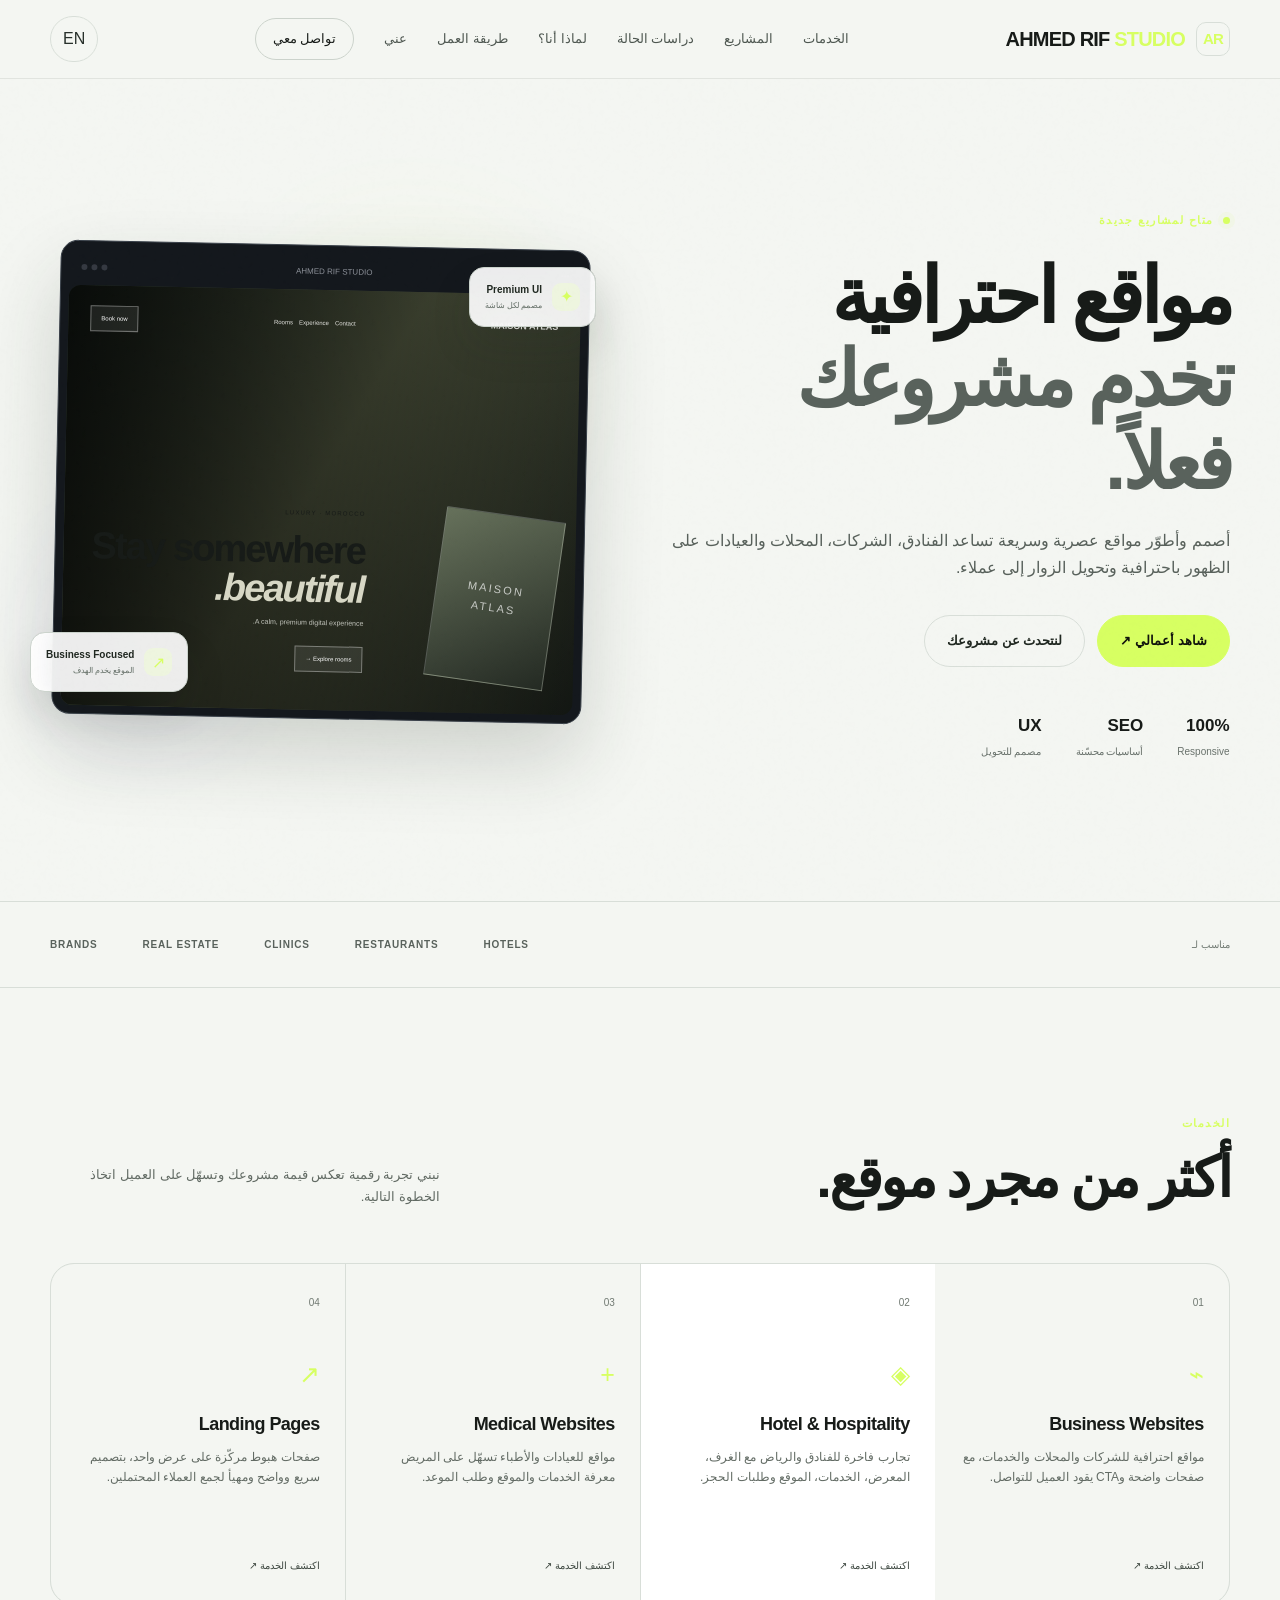
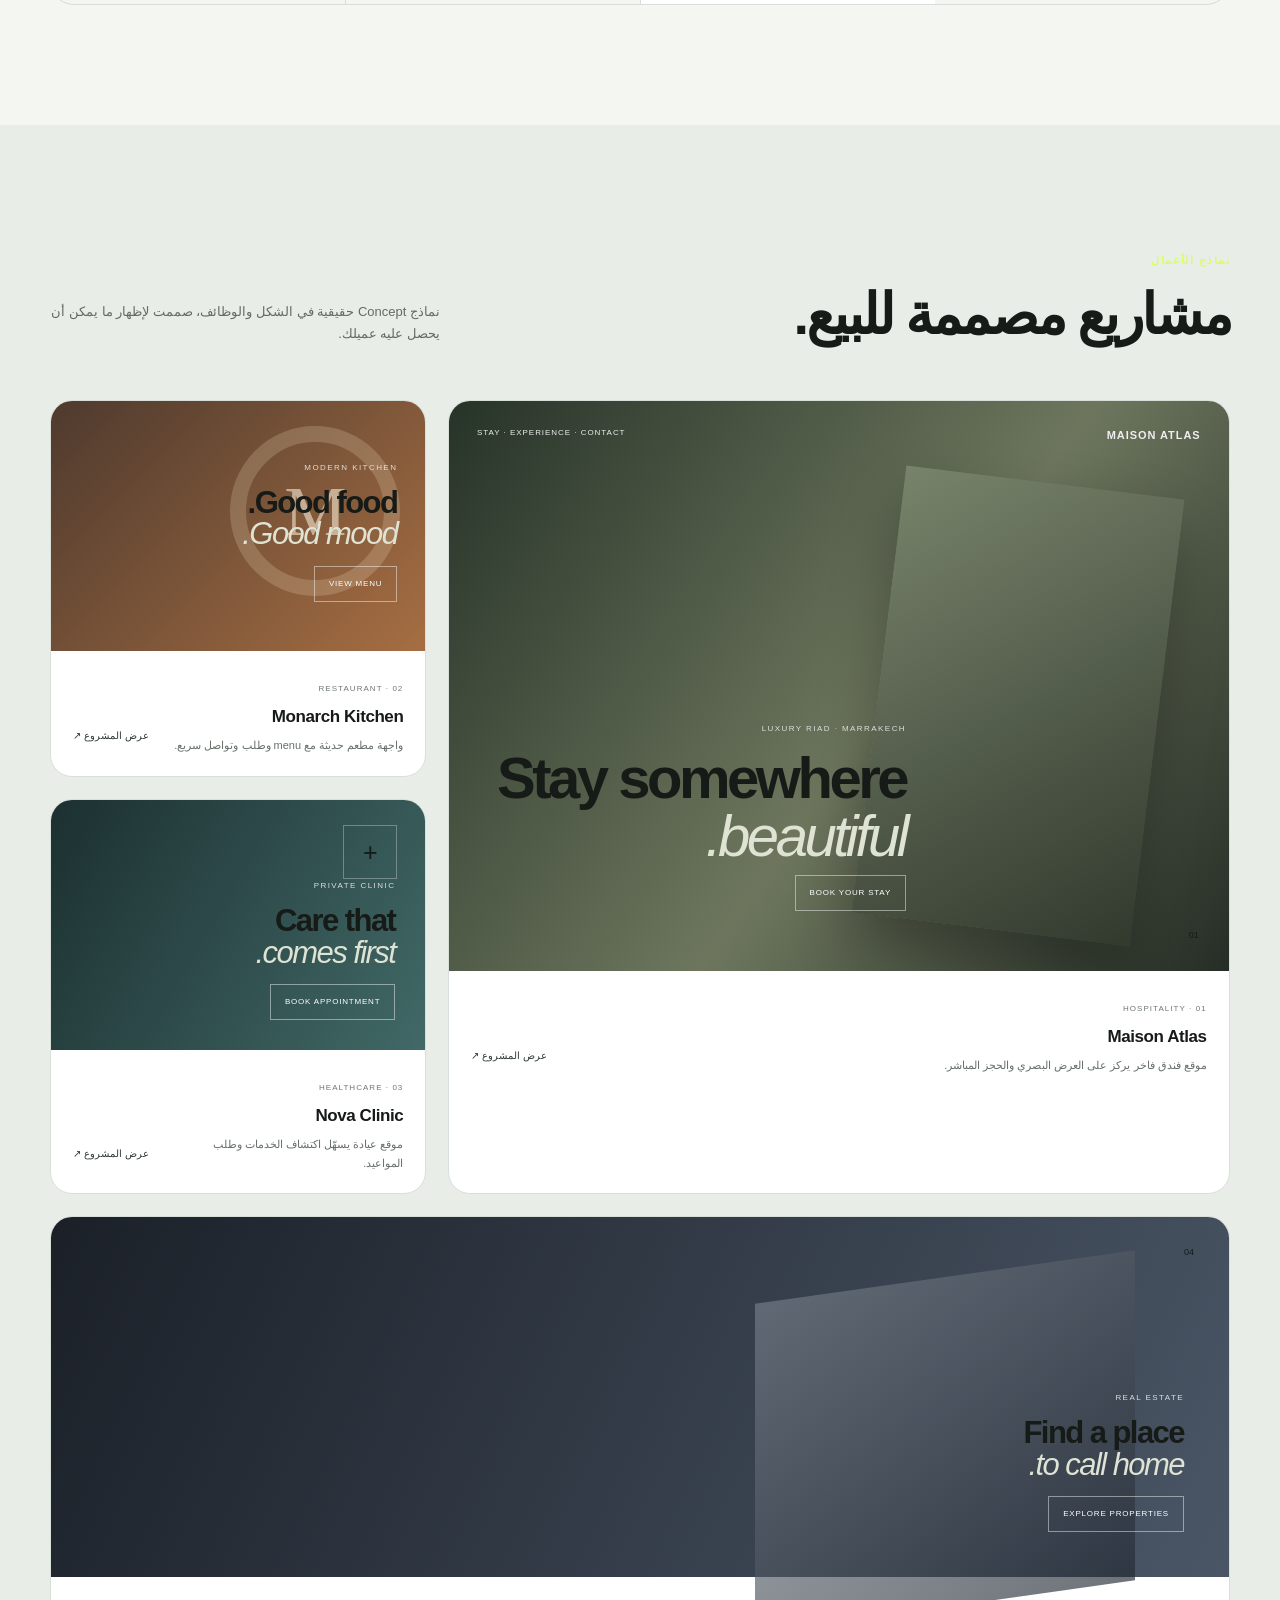
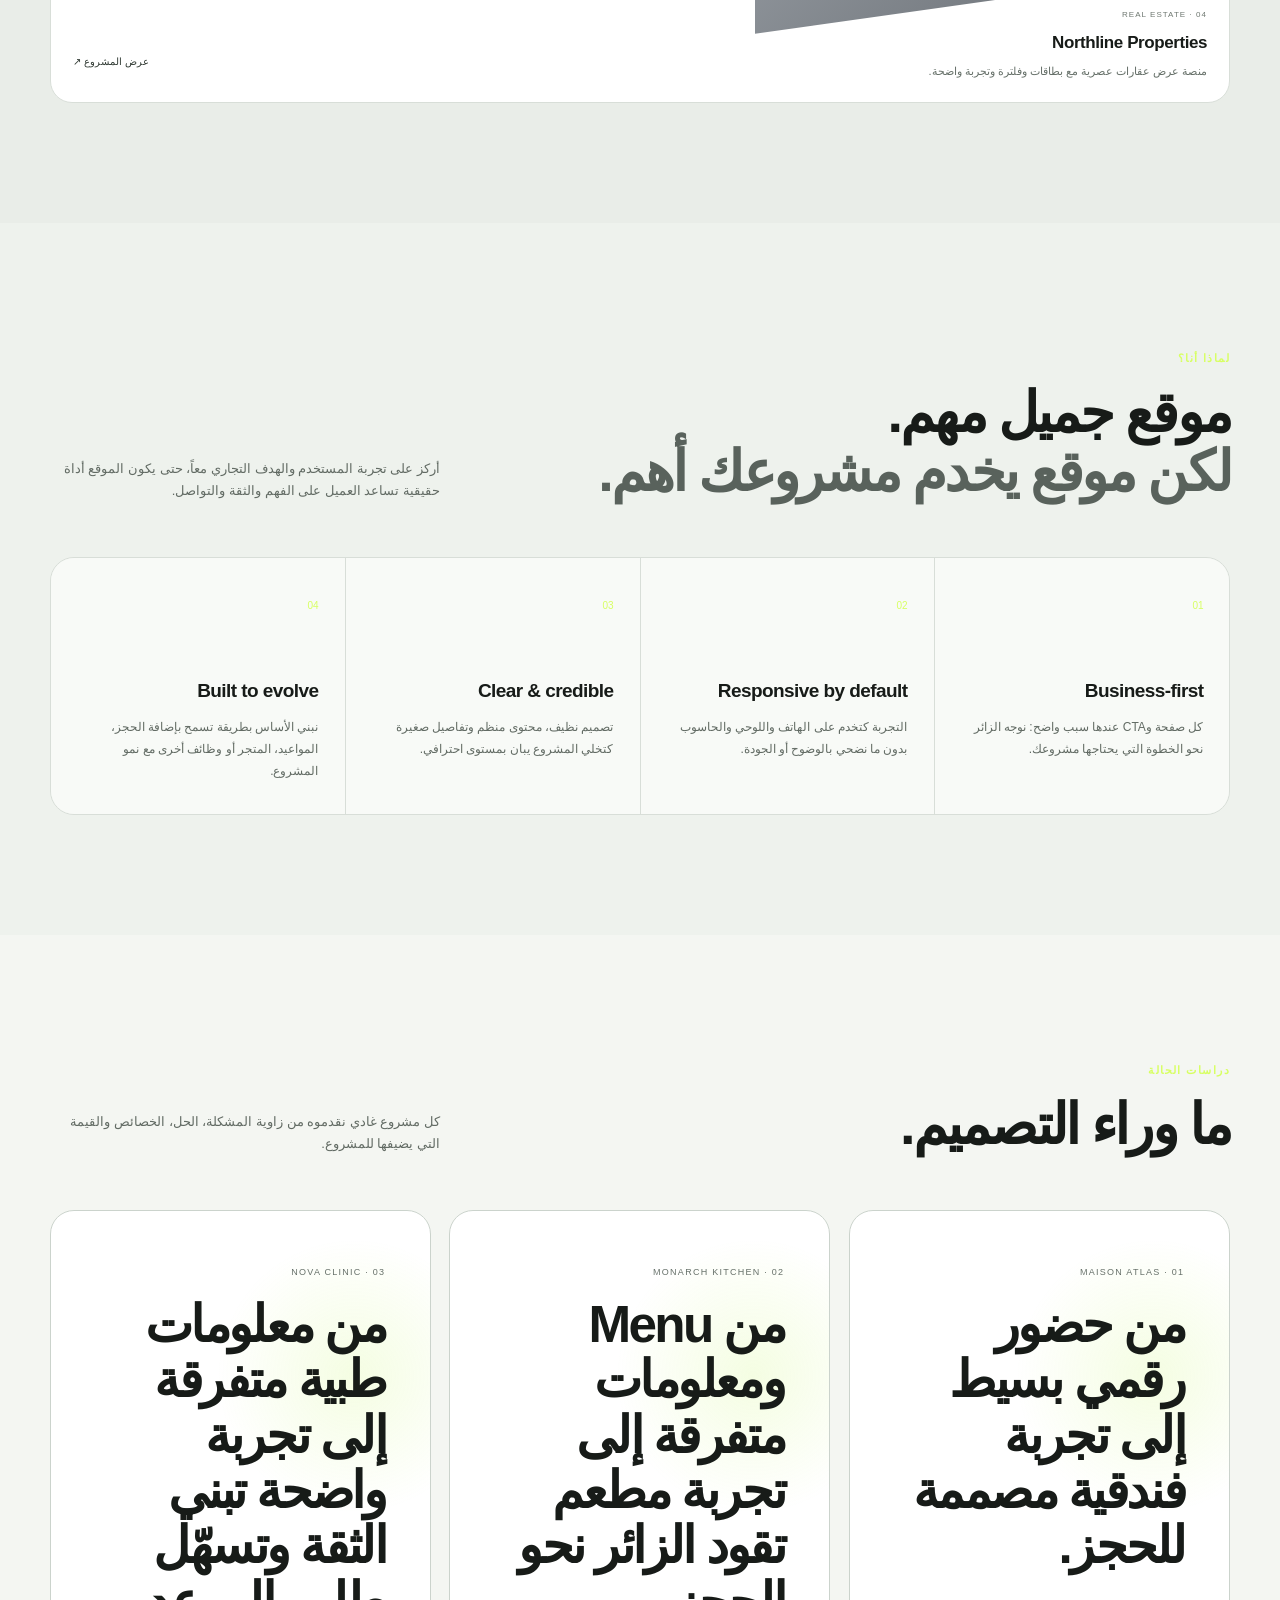
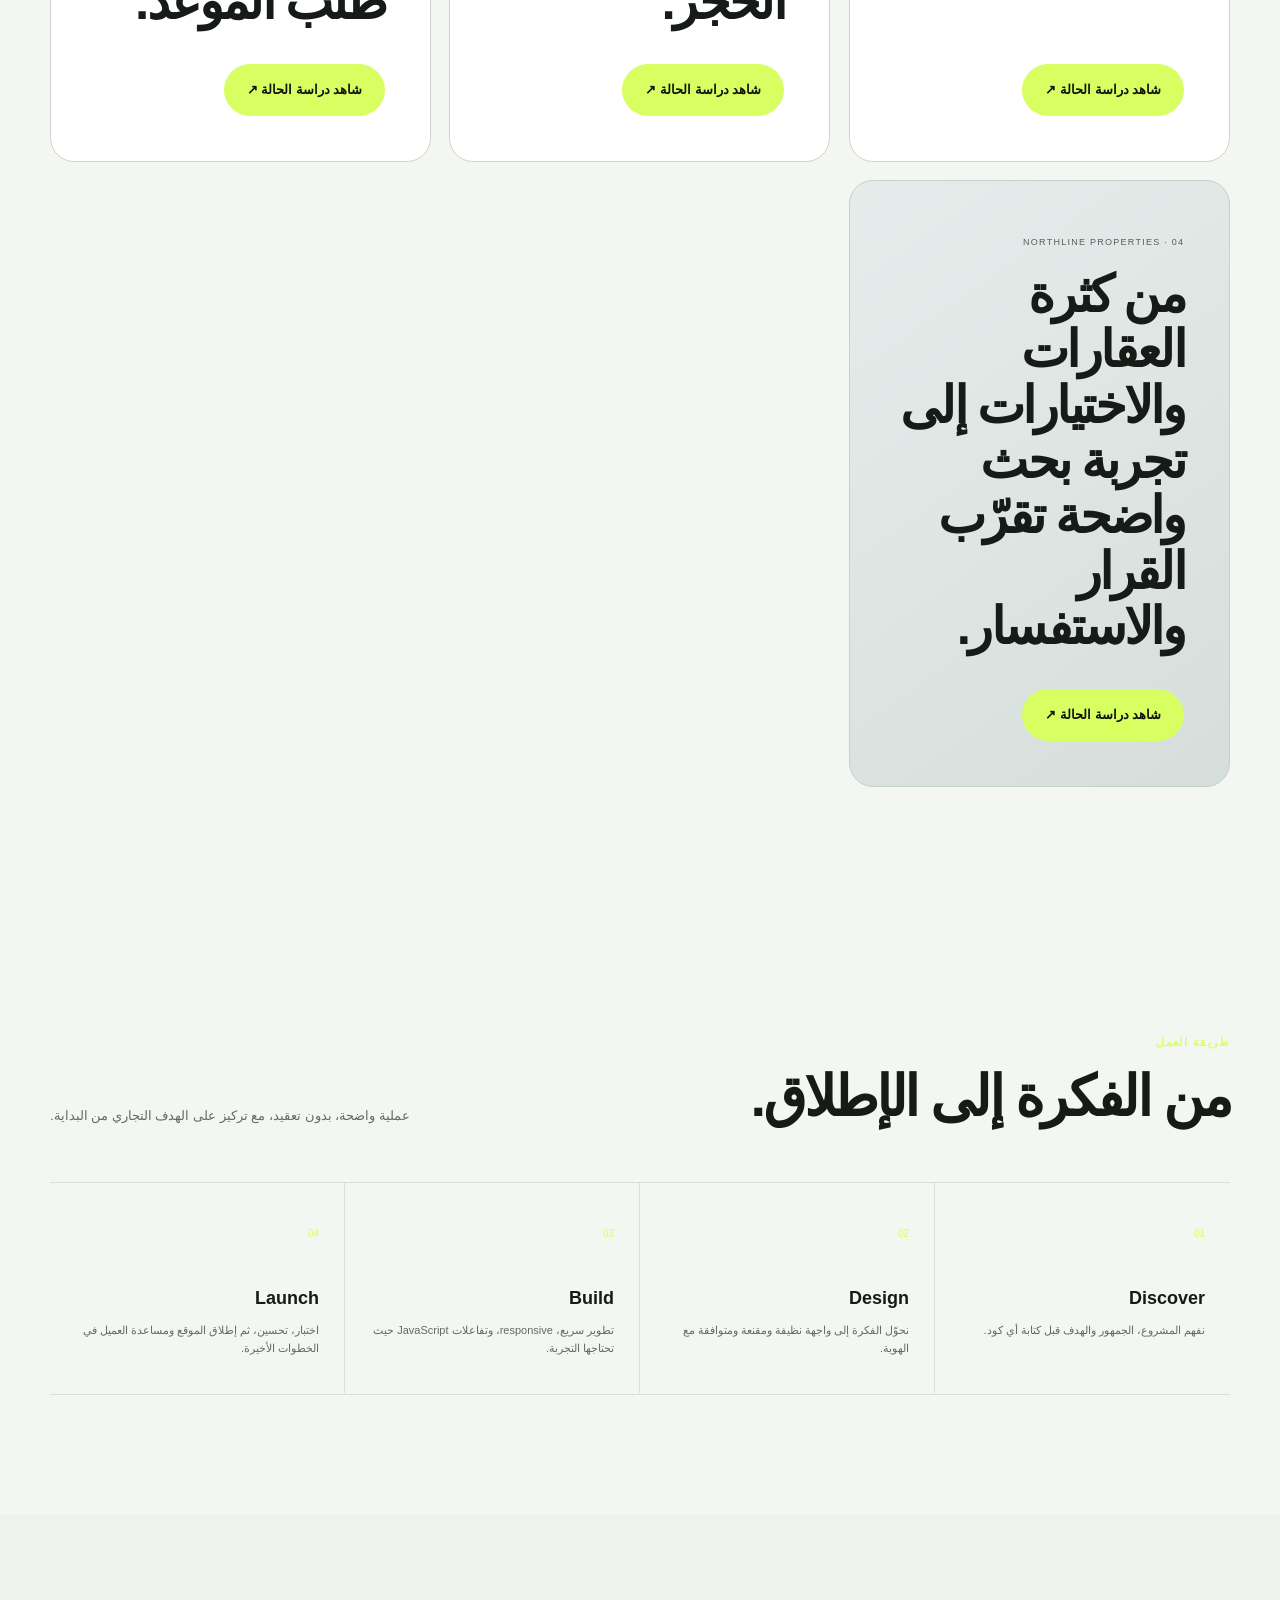
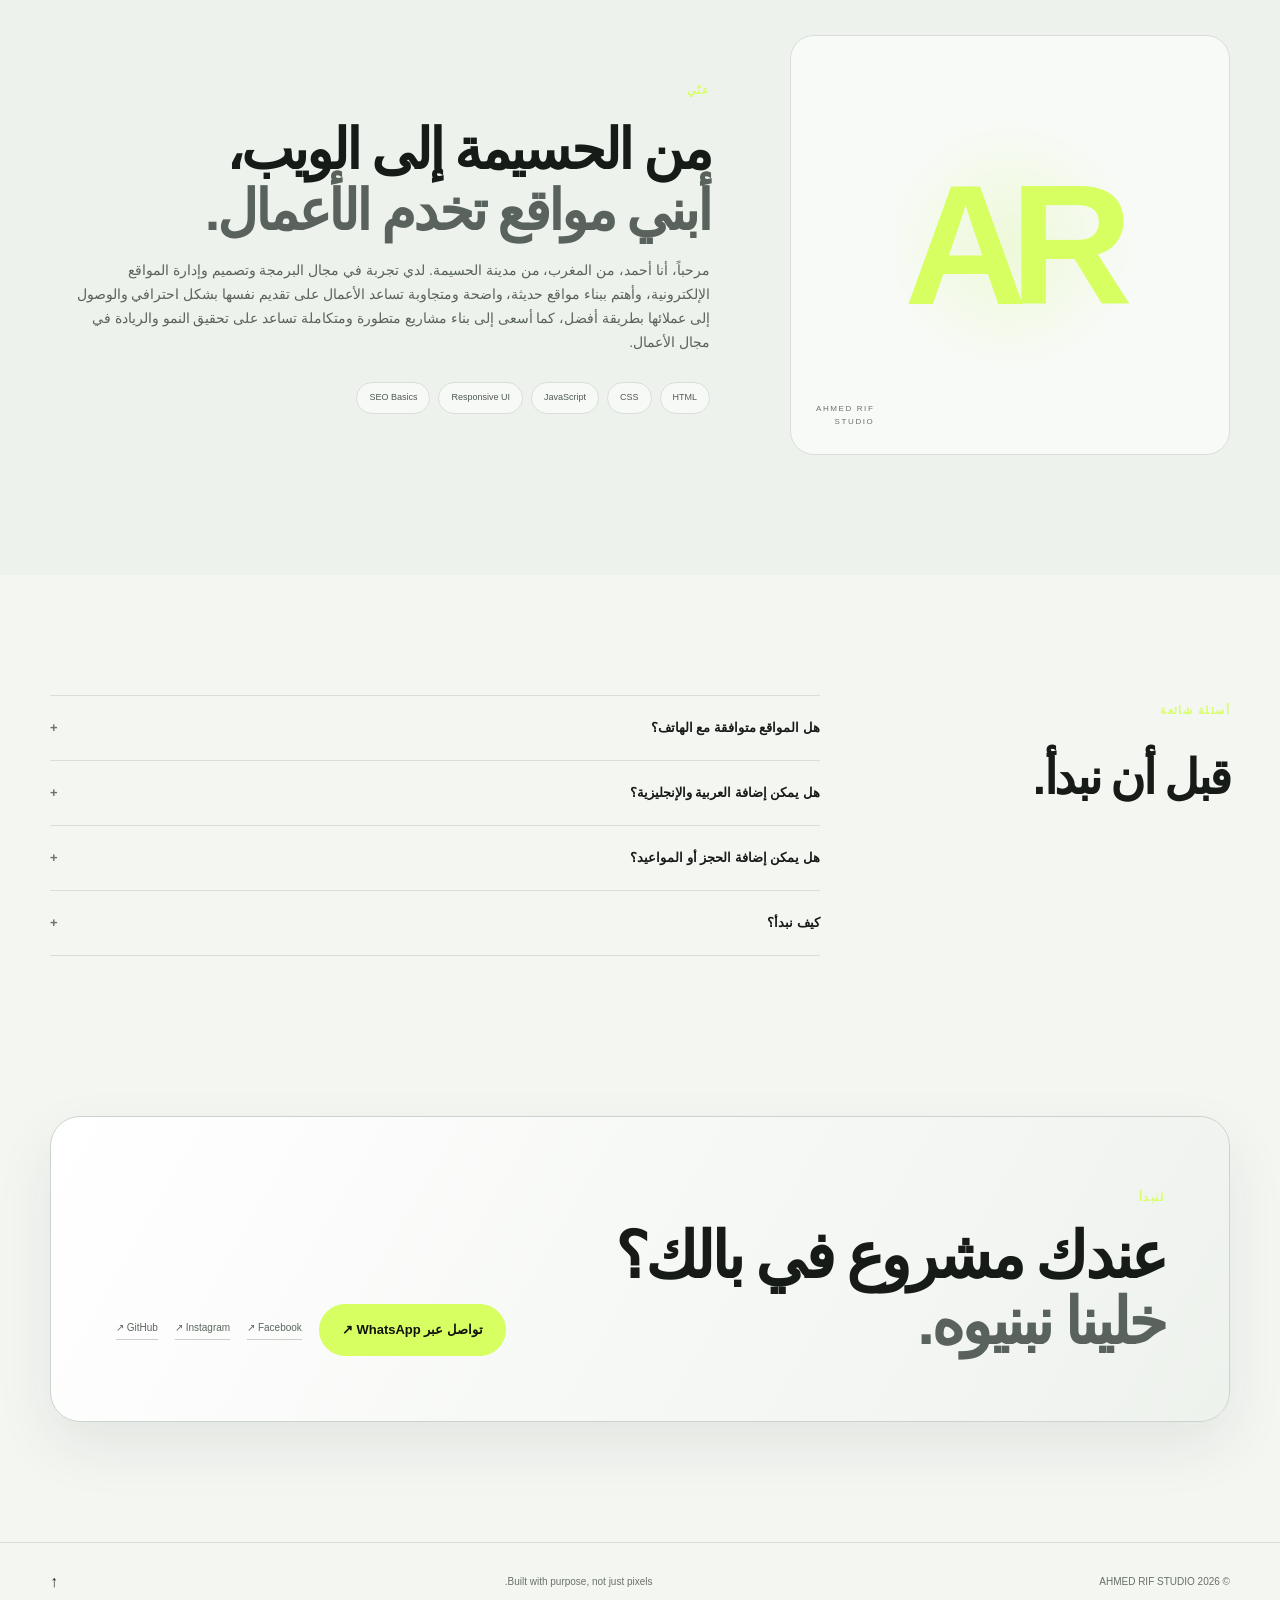
<file: index.html>
<!doctype html>
<html lang="ar" dir="rtl">
<head>
  <meta charset="UTF-8">
  <meta name="viewport" content="width=device-width, initial-scale=1.0">
  <meta name="theme-color" content="#f4f6f2">
  <meta name="color-scheme" content="light">
  <meta name="robots" content="index,follow">
  <link rel="icon" href="favicon.svg" type="image/svg+xml">
  <link rel="manifest" href="site.webmanifest">
  <link rel="preconnect" href="https://fonts.googleapis.com">
  <link rel="preconnect" href="https://fonts.gstatic.com" crossorigin>
  <meta name="description" content="AHMED RIF STUDIO builds modern, high-converting websites for hotels, businesses, clinics and growing brands.">
  <meta property="og:site_name" content="AHMED RIF STUDIO">
  <meta property="og:locale" content="ar_MA">
  <meta property="og:locale:alternate" content="en_US">
  <meta property="og:title" content="AHMED RIF STUDIO — Websites That Work For Your Business">
<meta property="og:description" content="AHMED RIF STUDIO builds modern, high-converting websites for hotels, businesses, clinics and growing brands.">
<meta property="og:type" content="website">
<title>AHMED RIF STUDIO — Websites That Work For Your Business</title>
  <link rel="stylesheet" href="style.css">
</head>
<body class="portfolio-page">
  <a class="skip-link" href="#home">Skip to content</a>
  <div class="noise"></div>
  <header class="site-header">
    <nav class="nav container">
      <a class="brand" href="#home" aria-label="AHMED RIF STUDIO">
        <span class="brand-mark">AR</span>
        <span>AHMED RIF <span class="brand-dot">STUDIO</span></span>
      </a>
      <div class="nav-links" id="siteNav">
        <a href="#services" data-i18n="navServices">الخدمات</a>
        <a href="#work" data-i18n="navWork">المشاريع</a>
        <a href="#case-studies" data-i18n="navCase">دراسات الحالة</a>
        <a href="#why" data-i18n="navWhy">لماذا أنا؟</a>
        <a href="#process" data-i18n="navProcess">طريقة العمل</a>
        <a href="#about" data-i18n="navAbout">عني</a>
        <a href="#contact" class="nav-cta" data-i18n="navContact">تواصل معي</a>
      </div>
      <div class="nav-actions">
        <button id="langToggle" class="lang-btn" type="button" aria-label="Switch language">EN</button>
        <button id="menuToggle" class="menu-btn" type="button" aria-label="Open menu" aria-controls="siteNav" aria-expanded="false"><span></span><span></span></button>
      </div>
    </nav>
  </header>

  <main id="home">
    <section class="hero section">
      <div class="container hero-grid">
        <div class="hero-copy reveal">
          <div class="eyebrow"><span class="pulse"></span><span data-i18n="eyebrow">متاح لمشاريع جديدة</span></div>
          <h1 data-i18n="heroTitle">مواقع احترافية<br><em>تخدم مشروعك فعلاً.</em></h1>
          <p class="hero-text" data-i18n="heroText">أصمم وأطوّر مواقع عصرية وسريعة تساعد الفنادق، الشركات، المحلات والعيادات على الظهور باحترافية وتحويل الزوار إلى عملاء.</p>
          <div class="hero-actions">
            <a class="btn btn-primary" href="#work" data-i18n="heroPrimary">شاهد أعمالي <span>↗</span></a>
            <a class="btn btn-ghost" href="#contact" data-i18n="heroSecondary">لنتحدث عن مشروعك</a>
          </div>
          <div class="hero-proof">
            <div><strong>100%</strong><span data-i18n="proofOne">Responsive</span></div>
            <div><strong>SEO</strong><span data-i18n="proofTwo">أساسيات محسّنة</span></div>
            <div><strong>UX</strong><span data-i18n="proofThree">مصمم للتحويل</span></div>
          </div>
        </div>

        <div class="hero-visual reveal">
          <div class="orb orb-a"></div><div class="orb orb-b"></div>
          <div class="browser-card">
            <div class="browser-top"><div class="window-dots"><i></i><i></i><i></i></div><span>AHMED RIF STUDIO</span><b>•••</b></div>
            <div class="mock-hero">
              <div class="mock-nav"><b>MAISON ATLAS</b><span>Rooms　Experience　Contact</span><button>Book now</button></div>
              <div class="mock-content"><small>LUXURY · MOROCCO</small><h3>Stay somewhere<br><i>beautiful.</i></h3><p>A calm, premium digital experience.</p><button>Explore rooms →</button></div>
              <div class="mock-image"><span>MAISON<br>ATLAS</span></div>
            </div>
          </div>
          <div class="float-card card-top"><span class="mini-icon">✦</span><div><b data-i18n="floatOne">Premium UI</b><small data-i18n="floatOneSub">مصمم لكل شاشة</small></div></div>
          <div class="float-card card-bottom"><span class="mini-icon">↗</span><div><b data-i18n="floatTwo">Business Focused</b><small data-i18n="floatTwoSub">الموقع يخدم الهدف</small></div></div>
        </div>
      </div>
    </section>

    <section class="trust section-small">
      <div class="container trust-row">
        <span data-i18n="trustTitle">مناسب لـ</span>
        <div><b>HOTELS</b><b>RESTAURANTS</b><b>CLINICS</b><b>REAL ESTATE</b><b>BRANDS</b></div>
      </div>
    </section>

    <section id="services" class="section">
      <div class="container">
        <div class="section-head reveal"><div><span class="kicker" data-i18n="servicesKicker">الخدمات</span><h2 data-i18n="servicesTitle">أكثر من مجرد موقع.</h2></div><p data-i18n="servicesText">نبني تجربة رقمية تعكس قيمة مشروعك وتسهّل على العميل اتخاذ الخطوة التالية.</p></div>
        <div class="services-grid">
          <article class="service-card reveal"><span class="service-num">01</span><div class="service-icon">⌁</div><h3 data-i18n="s1Title">Business Websites</h3><p data-i18n="s1Text">مواقع احترافية للشركات والمحلات والخدمات، مع صفحات واضحة وCTA يقود العميل للتواصل.</p><a href="#contact" data-i18n="learnMore">اكتشف الخدمة ↗</a></article>
          <article class="service-card featured reveal"><span class="service-num">02</span><div class="service-icon">◈</div><h3 data-i18n="s2Title">Hotel & Hospitality</h3><p data-i18n="s2Text">تجارب فاخرة للفنادق والرياض مع الغرف، المعرض، الخدمات، الموقع وطلبات الحجز.</p><a href="#work" data-i18n="learnMore">شاهد النموذج ↗</a></article>
          <article class="service-card reveal"><span class="service-num">03</span><div class="service-icon">+</div><h3 data-i18n="s3Title">Medical Websites</h3><p data-i18n="s3Text">مواقع للعيادات والأطباء تسهّل على المريض معرفة الخدمات والموقع وطلب الموعد.</p><a href="#contact" data-i18n="learnMore">اكتشف الخدمة ↗</a></article>
          <article class="service-card reveal"><span class="service-num">04</span><div class="service-icon">↗</div><h3 data-i18n="s4Title">Landing Pages</h3><p data-i18n="s4Text">صفحات هبوط مركّزة على عرض واحد، بتصميم سريع وواضح ومهيأ لجمع العملاء المحتملين.</p><a href="#contact" data-i18n="learnMore">ابدأ مشروعاً ↗</a></article>
        </div>
      </div>
    </section>

    <section id="work" class="section work-section">
      <div class="container">
        <div class="section-head reveal"><div><span class="kicker" data-i18n="workKicker">نماذج الأعمال</span><h2 data-i18n="workTitle">مشاريع مصممة للبيع.</h2></div><p data-i18n="workText">نماذج Concept حقيقية في الشكل والوظائف، صممت لإظهار ما يمكن أن يحصل عليه عميلك.</p></div>
        <div class="projects">
          <article class="project project-large reveal">
            <div class="project-preview hotel-preview"><div class="pv-nav"><b>MAISON ATLAS</b><span>STAY · EXPERIENCE · CONTACT</span></div><div class="pv-center"><small>LUXURY RIAD · MARRAKECH</small><h3>Stay somewhere<br><i>beautiful.</i></h3><button>BOOK YOUR STAY</button></div><div class="pv-stamp">01</div></div>
            <div class="project-meta"><div><span>01 · HOSPITALITY</span><h3>Maison Atlas</h3><p data-i18n="p1Text">موقع فندق فاخر يركز على العرض البصري والحجز المباشر.</p></div><a class="text-link" href="projects/maison-atlas.html" data-i18n="viewProject">عرض المشروع ↗</a></div>
          </article>
          <div class="project-side">
            <article class="project reveal">
              <div class="project-preview restaurant-preview"><div class="dish-circle">M</div><div class="food-copy"><small>MODERN KITCHEN</small><h3>Good food.<br><i>Good mood.</i></h3><button>VIEW MENU</button></div></div>
              <div class="project-meta"><div><span>02 · RESTAURANT</span><h3>Monarch Kitchen</h3><p data-i18n="p2Text">واجهة مطعم حديثة مع menu وطلب وتواصل سريع.</p></div><a class="text-link" href="projects/monarch-kitchen.html" data-i18n="viewProject">عرض المشروع ↗</a></div>
            </article>
            <article class="project reveal">
              <div class="project-preview clinic-preview"><div class="cross">+</div><div><small>PRIVATE CLINIC</small><h3>Care that<br><i>comes first.</i></h3><button>BOOK APPOINTMENT</button></div></div>
              <div class="project-meta"><div><span>03 · HEALTHCARE</span><h3>Nova Clinic</h3><p data-i18n="p3Text">موقع عيادة يسهّل اكتشاف الخدمات وطلب المواعيد.</p></div><a class="text-link" href="projects/nova-clinic.html" data-i18n="viewProject">عرض المشروع ↗</a></div>
            </article>
          </div>
        </div>
        <div class="project-four reveal">
          <div class="realestate-preview"><div><small>REAL ESTATE</small><h3>Find a place<br><i>to call home.</i></h3><button>EXPLORE PROPERTIES</button></div><span>04</span></div>
          <div class="project-meta"><div><span>04 · REAL ESTATE</span><h3>Northline Properties</h3><p data-i18n="p4Text">منصة عرض عقارات عصرية مع بطاقات وفلترة وتجربة واضحة.</p></div><a class="text-link" href="projects/northline-properties.html" data-i18n="viewProject">عرض المشروع ↗</a></div>
        </div>
      </div>
    </section>

    <section id="why" class="section why-section">
      <div class="container">
        <div class="section-head reveal">
          <div><span class="kicker" data-i18n="whyKicker">لماذا أنا؟</span><h2 data-i18n="whyTitle">موقع جميل مهم.<br><em>لكن موقع يخدم مشروعك أهم.</em></h2></div>
          <p data-i18n="whyText">أركز على تجربة المستخدم والهدف التجاري معاً، حتى يكون الموقع أداة حقيقية تساعد العميل على الفهم والثقة والتواصل.</p>
        </div>
        <div class="why-grid">
          <article class="why-card reveal"><span>01</span><h3 data-i18n="why1Title">Business-first</h3><p data-i18n="why1Text">كل صفحة وCTA عندها سبب واضح: نوجه الزائر نحو الخطوة التي يحتاجها مشروعك.</p></article>
          <article class="why-card reveal"><span>02</span><h3 data-i18n="why2Title">Responsive by default</h3><p data-i18n="why2Text">التجربة كتخدم على الهاتف واللوحي والحاسوب بدون ما نضحي بالوضوح أو الجودة.</p></article>
          <article class="why-card reveal"><span>03</span><h3 data-i18n="why3Title">Clear & credible</h3><p data-i18n="why3Text">تصميم نظيف، محتوى منظم وتفاصيل صغيرة كتخلي المشروع يبان بمستوى احترافي.</p></article>
          <article class="why-card reveal"><span>04</span><h3 data-i18n="why4Title">Built to evolve</h3><p data-i18n="why4Text">نبني الأساس بطريقة تسمح بإضافة الحجز، المواعيد، المتجر أو وظائف أخرى مع نمو المشروع.</p></article>
        </div>
      </div>
    </section>

    <section id="case-studies" class="section case-section">
      <div class="container">
        <div class="section-head reveal"><div><span class="kicker" data-i18n="caseKicker">Case Studies</span><h2 data-i18n="caseTitle">ما وراء التصميم.</h2></div><p data-i18n="caseText">كل مشروع غادي نقدموه من زاوية المشكلة، الحل، الخصائص والقيمة التي يضيفها للمشروع.</p></div>
        <div class="case-grid-home">
          <article class="case-preview reveal">
            <div><span class="case-label" data-i18n="caseLabel">01 · MAISON ATLAS</span><h3 data-i18n="caseHeadline">من حضور رقمي بسيط إلى تجربة فندقية مصممة للحجز.</h3></div>
            <a class="btn btn-primary" href="projects/maison-atlas.html" data-i18n="caseButton">شاهد دراسة الحالة ↗</a>
          </article>
          <article class="case-preview case-preview-restaurant reveal">
            <div><span class="case-label" data-i18n="case2Label">02 · MONARCH KITCHEN</span><h3 data-i18n="case2Headline">من Menu ومعلومات متفرقة إلى تجربة مطعم تقود الزائر نحو الحجز.</h3></div>
            <a class="btn btn-primary" href="projects/monarch-kitchen.html" data-i18n="case2Button">شاهد دراسة الحالة ↗</a>
          </article>
          <article class="case-preview case-preview-clinic reveal">
            <div><span class="case-label" data-i18n="case3Label">03 · NOVA CLINIC</span><h3 data-i18n="case3Headline">من معلومات طبية متفرقة إلى تجربة واضحة تبني الثقة وتسهّل طلب الموعد.</h3></div>
            <a class="btn btn-primary" href="projects/nova-clinic.html" data-i18n="case3Button">شاهد دراسة الحالة ↗</a>
          </article>
          <article class="case-preview case-preview-realestate reveal">
            <div><span class="case-label" data-i18n="case4Label">04 · NORTHLINE PROPERTIES</span><h3 data-i18n="case4Headline">من كثرة العقارات والاختيارات إلى تجربة بحث واضحة تقرّب القرار والاستفسار.</h3></div>
            <a class="btn btn-primary" href="projects/northline-properties.html" data-i18n="case4Button">شاهد دراسة الحالة ↗</a>
          </article>
        </div>
      </div>
    </section>

    <section id="process" class="section process-section">
      <div class="container">
        <div class="section-head reveal"><div><span class="kicker" data-i18n="processKicker">طريقة العمل</span><h2 data-i18n="processTitle">من الفكرة إلى الإطلاق.</h2></div><p data-i18n="processText">عملية واضحة، بدون تعقيد، مع تركيز على الهدف التجاري من البداية.</p></div>
        <div class="process-grid">
          <div class="process-step reveal"><span>01</span><h3 data-i18n="step1Title">Discover</h3><p data-i18n="step1Text">نفهم المشروع، الجمهور والهدف قبل كتابة أي كود.</p></div>
          <div class="process-step reveal"><span>02</span><h3 data-i18n="step2Title">Design</h3><p data-i18n="step2Text">نحوّل الفكرة إلى واجهة نظيفة ومقنعة ومتوافقة مع الهوية.</p></div>
          <div class="process-step reveal"><span>03</span><h3 data-i18n="step3Title">Build</h3><p data-i18n="step3Text">تطوير سريع، responsive، وتفاعلات JavaScript حيث تحتاجها التجربة.</p></div>
          <div class="process-step reveal"><span>04</span><h3 data-i18n="step4Title">Launch</h3><p data-i18n="step4Text">اختبار، تحسين، ثم إطلاق الموقع ومساعدة العميل في الخطوات الأخيرة.</p></div>
        </div>
      </div>
    </section>

    <section id="about" class="section about-section">
      <div class="container about-grid">
        <div class="about-mark reveal"><span>AR</span><small>AHMED RIF<br>STUDIO</small></div>
        <div class="about-copy reveal"><span class="kicker" data-i18n="aboutKicker">عنّي</span><h2 data-i18n="aboutTitle">من الحسيمة إلى الويب،<br><em>أبني مواقع تخدم الأعمال.</em></h2><p data-i18n="aboutText">أنا أحمد ريف، من المغرب، من مدينة الحسيمة. لدي تجربة في مجال البرمجة وتصميم وإدارة المواقع الإلكترونية، وأهتم ببناء مواقع حديثة، واضحة ومتجاوبة تساعد الأعمال على تقديم نفسها بشكل احترافي والوصول إلى عملائها بطريقة أفضل.</p><div class="skills"><span>HTML</span><span>CSS</span><span>JavaScript</span><span>Responsive UI</span><span>SEO Basics</span></div></div>
      </div>
    </section>

    <section class="section faq-section">
      <div class="container faq-grid">
        <div class="reveal"><span class="kicker" data-i18n="faqKicker">أسئلة شائعة</span><h2 data-i18n="faqTitle">قبل أن نبدأ.</h2></div>
        <div class="faq-list">
          <details class="reveal"><summary data-i18n="q1">هل المواقع متوافقة مع الهاتف؟</summary><p data-i18n="a1">نعم. التصميم يبدأ من تجربة الهاتف ويتوسع للشاشات الأكبر.</p></details>
          <details class="reveal"><summary data-i18n="q2">هل يمكن إضافة العربية والإنجليزية؟</summary><p data-i18n="a2">نعم، ويمكن بناء RTL وLTR من البداية حتى تكون التجربة طبيعية في اللغتين.</p></details>
          <details class="reveal"><summary data-i18n="q3">هل يمكن إضافة الحجز أو المواعيد؟</summary><p data-i18n="a3">نعم، حسب المشروع يمكن إضافة نماذج حجز، طلب موعد، WhatsApp أو خدمات خارجية مناسبة.</p></details>
          <details class="reveal"><summary data-i18n="q4">كيف نبدأ؟</summary><p data-i18n="a4">أرسل لي فكرة بسيطة عن مشروعك والهدف من الموقع، وسنحدد أفضل بنية وميزات للمشروع.</p></details>
        </div>
      </div>
    </section>

    <section id="contact" class="section contact-section">
      <div class="container contact-box reveal">
        <div><span class="kicker" data-i18n="contactKicker">لنبدأ</span><h2 data-i18n="contactTitle">عندك مشروع في بالك؟<br><em>خلينا نبنيوه.</em></h2></div>
        <div class="contact-actions">
          <a class="btn btn-primary" href="https://wa.me/212647828505" target="_blank" rel="noopener" data-i18n="contactWhatsApp">WhatsApp ↗</a>
          <a class="social-link" href="https://www.facebook.com/ahmed.rif.dev" target="_blank" rel="noopener" data-i18n="contactFacebook">Facebook ↗</a>
          <a class="social-link" href="https://www.instagram.com/code.rif.dev?stkn=ejd4NmFlcmpkZzhw" target="_blank" rel="noopener" data-i18n="contactInstagram">Instagram ↗</a>
          <a class="social-link" href="https://github.com/ahmed2026233" target="_blank" rel="noopener" data-i18n="contactGithub">GitHub ↗</a>
        </div>
      </div>
    </section>
  </main>

  <footer class="footer"><div class="container footer-row"><span>© <span id="year"></span> AHMED RIF STUDIO</span><span data-i18n="footerText">Built with purpose, not just pixels.</span><a href="#home">↑</a></div></footer>
  <script src="script.js"></script>
</body>
</html>
</file>
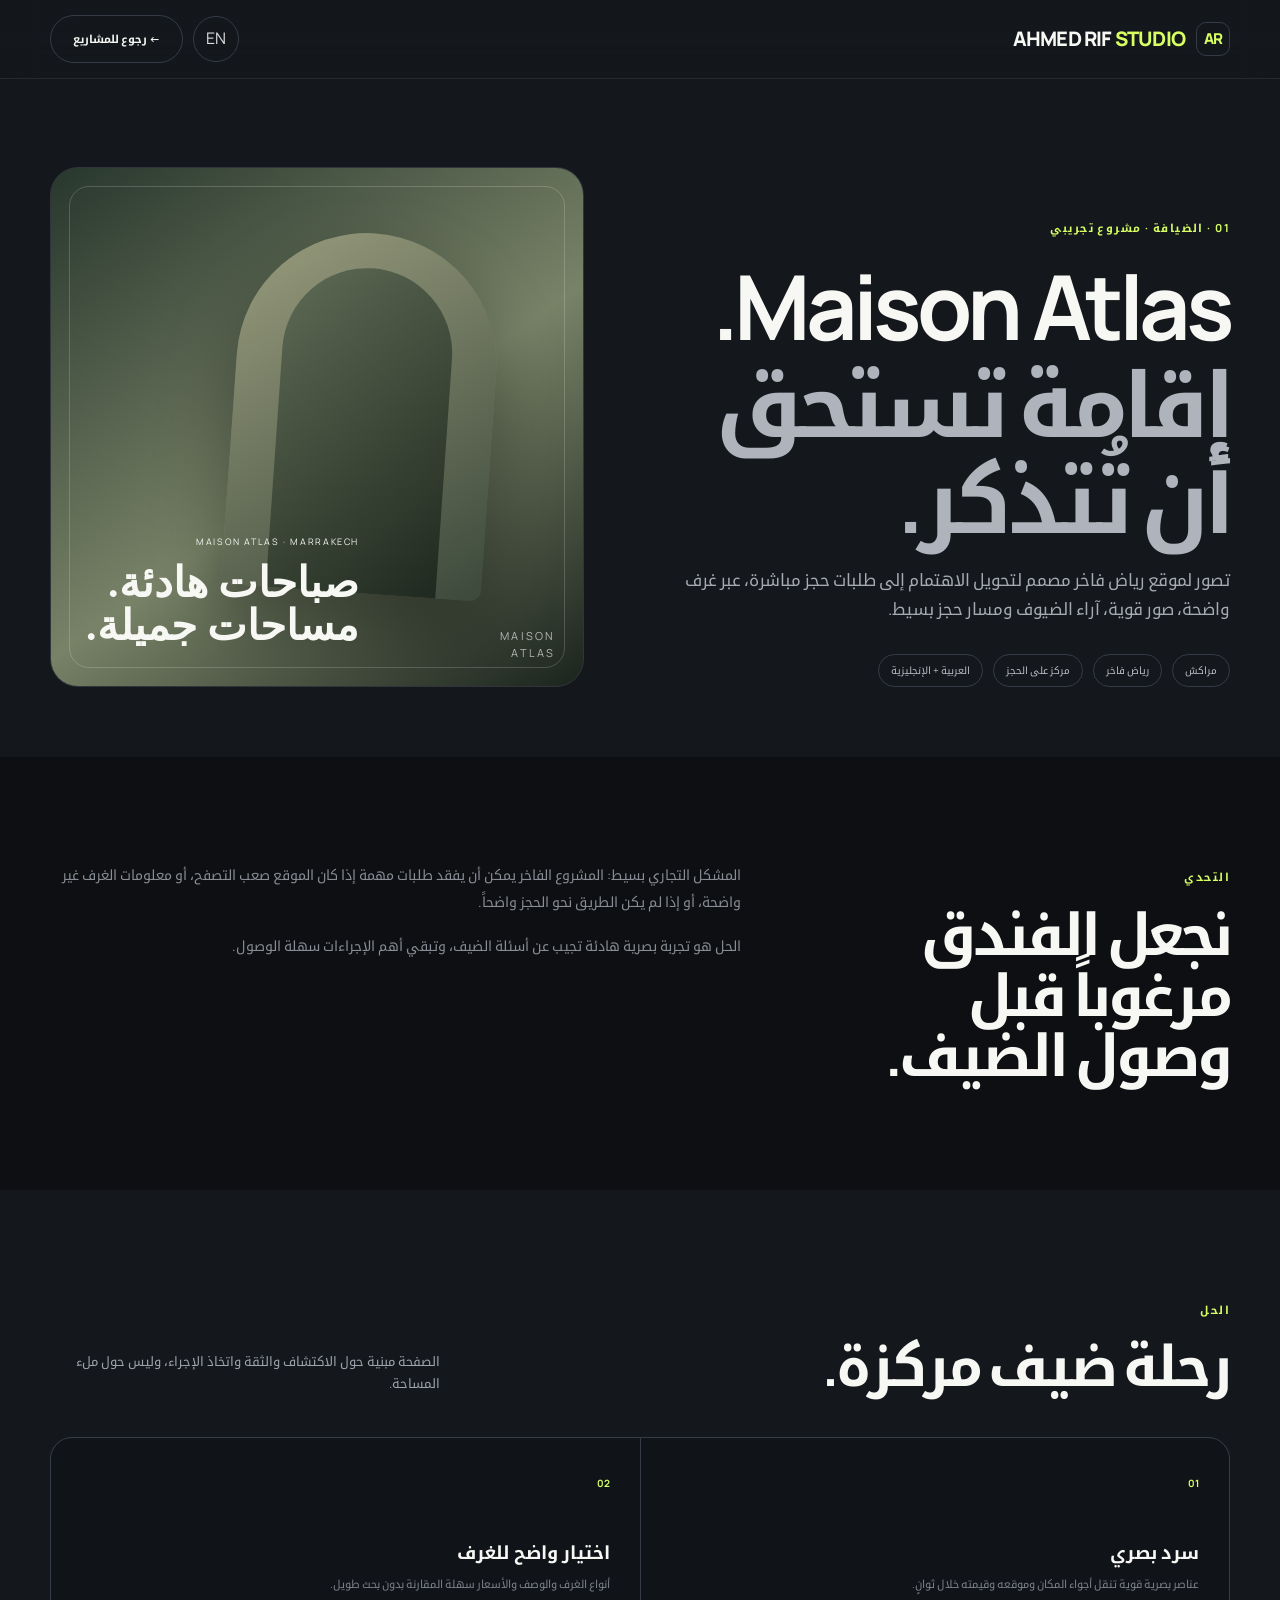
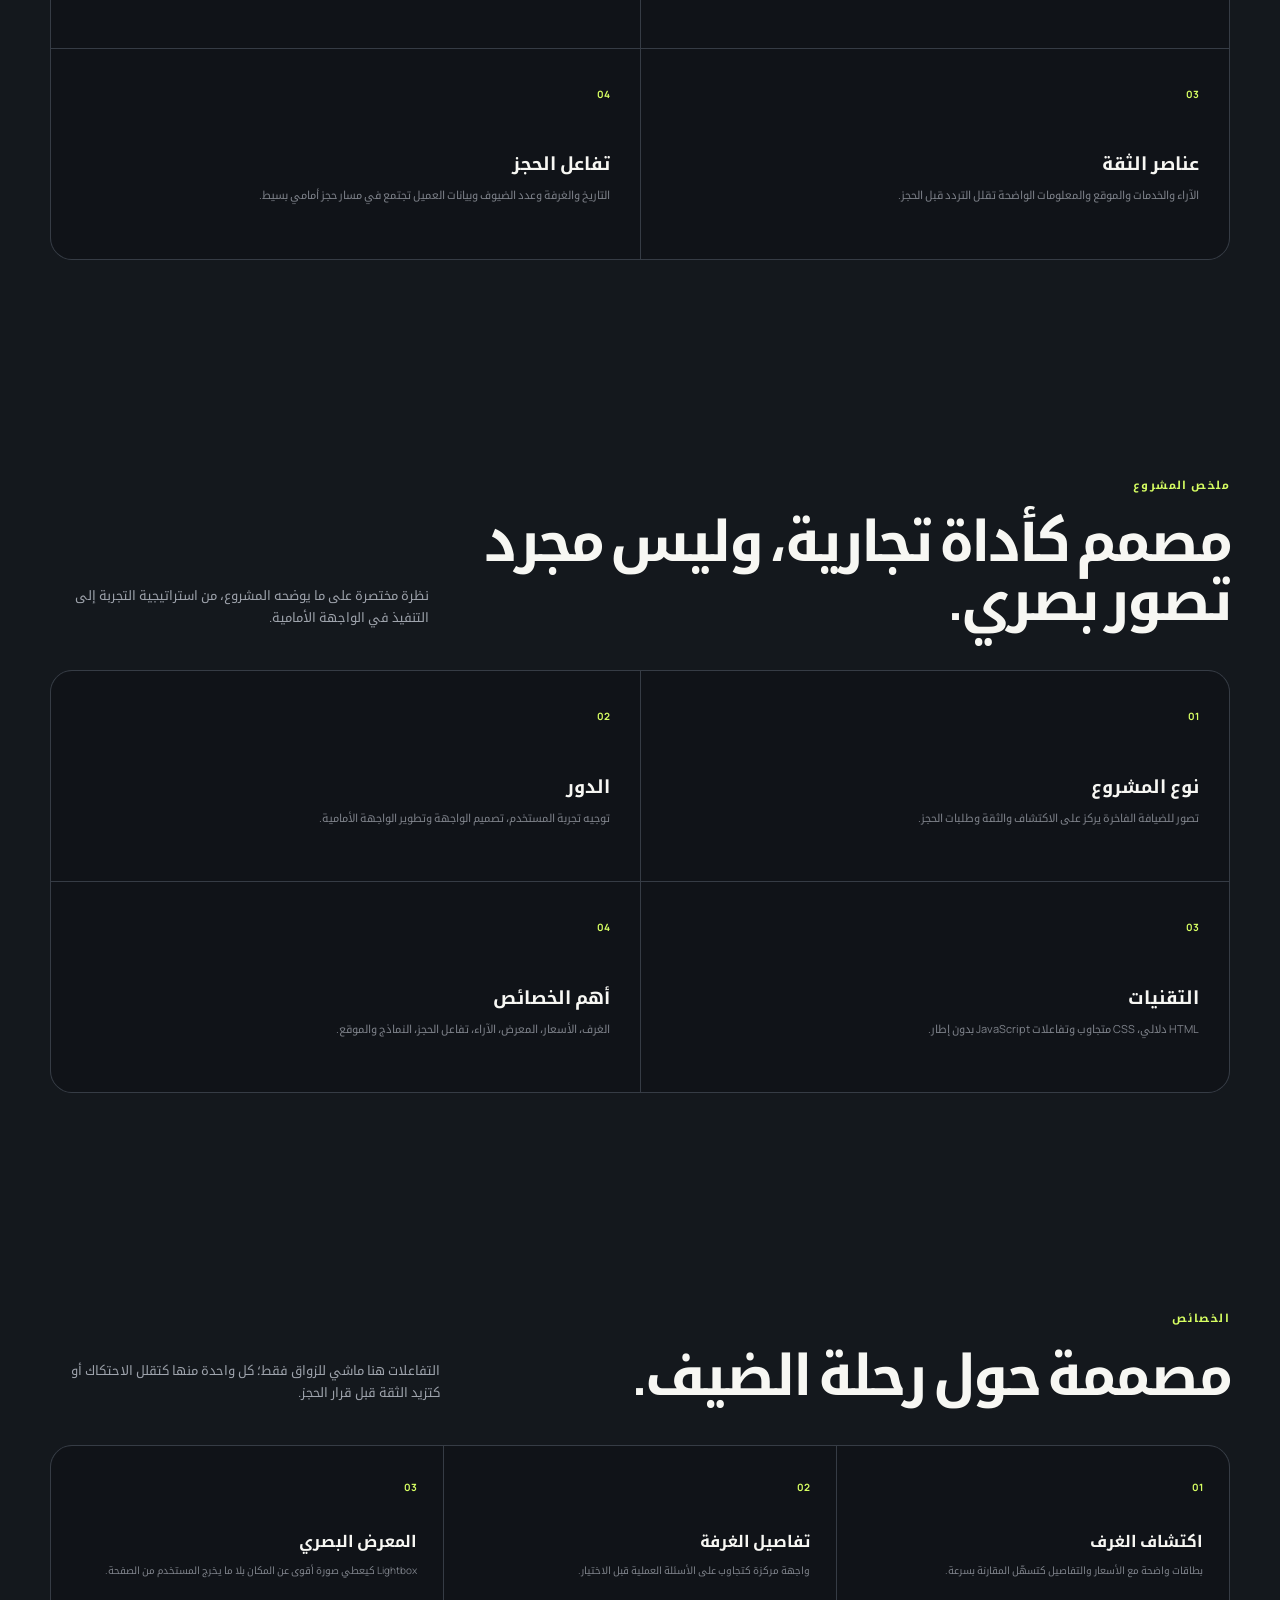
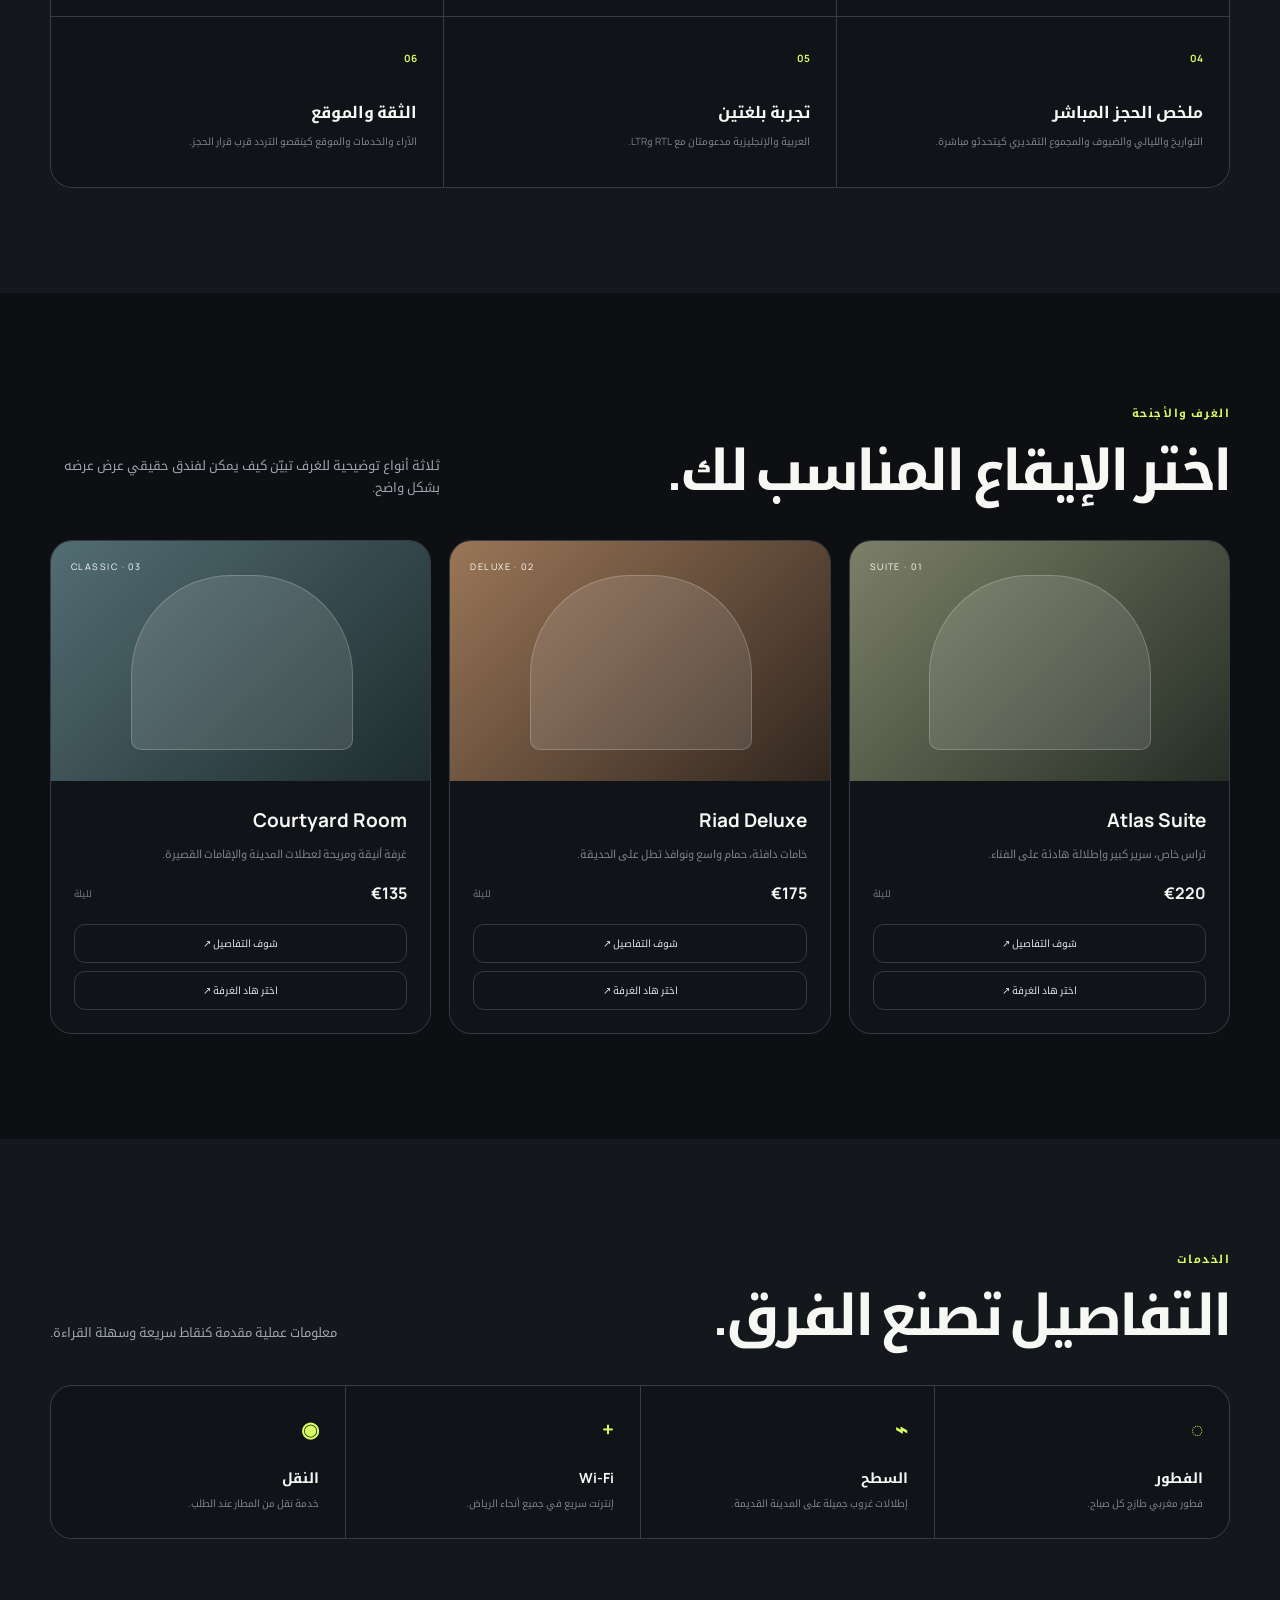
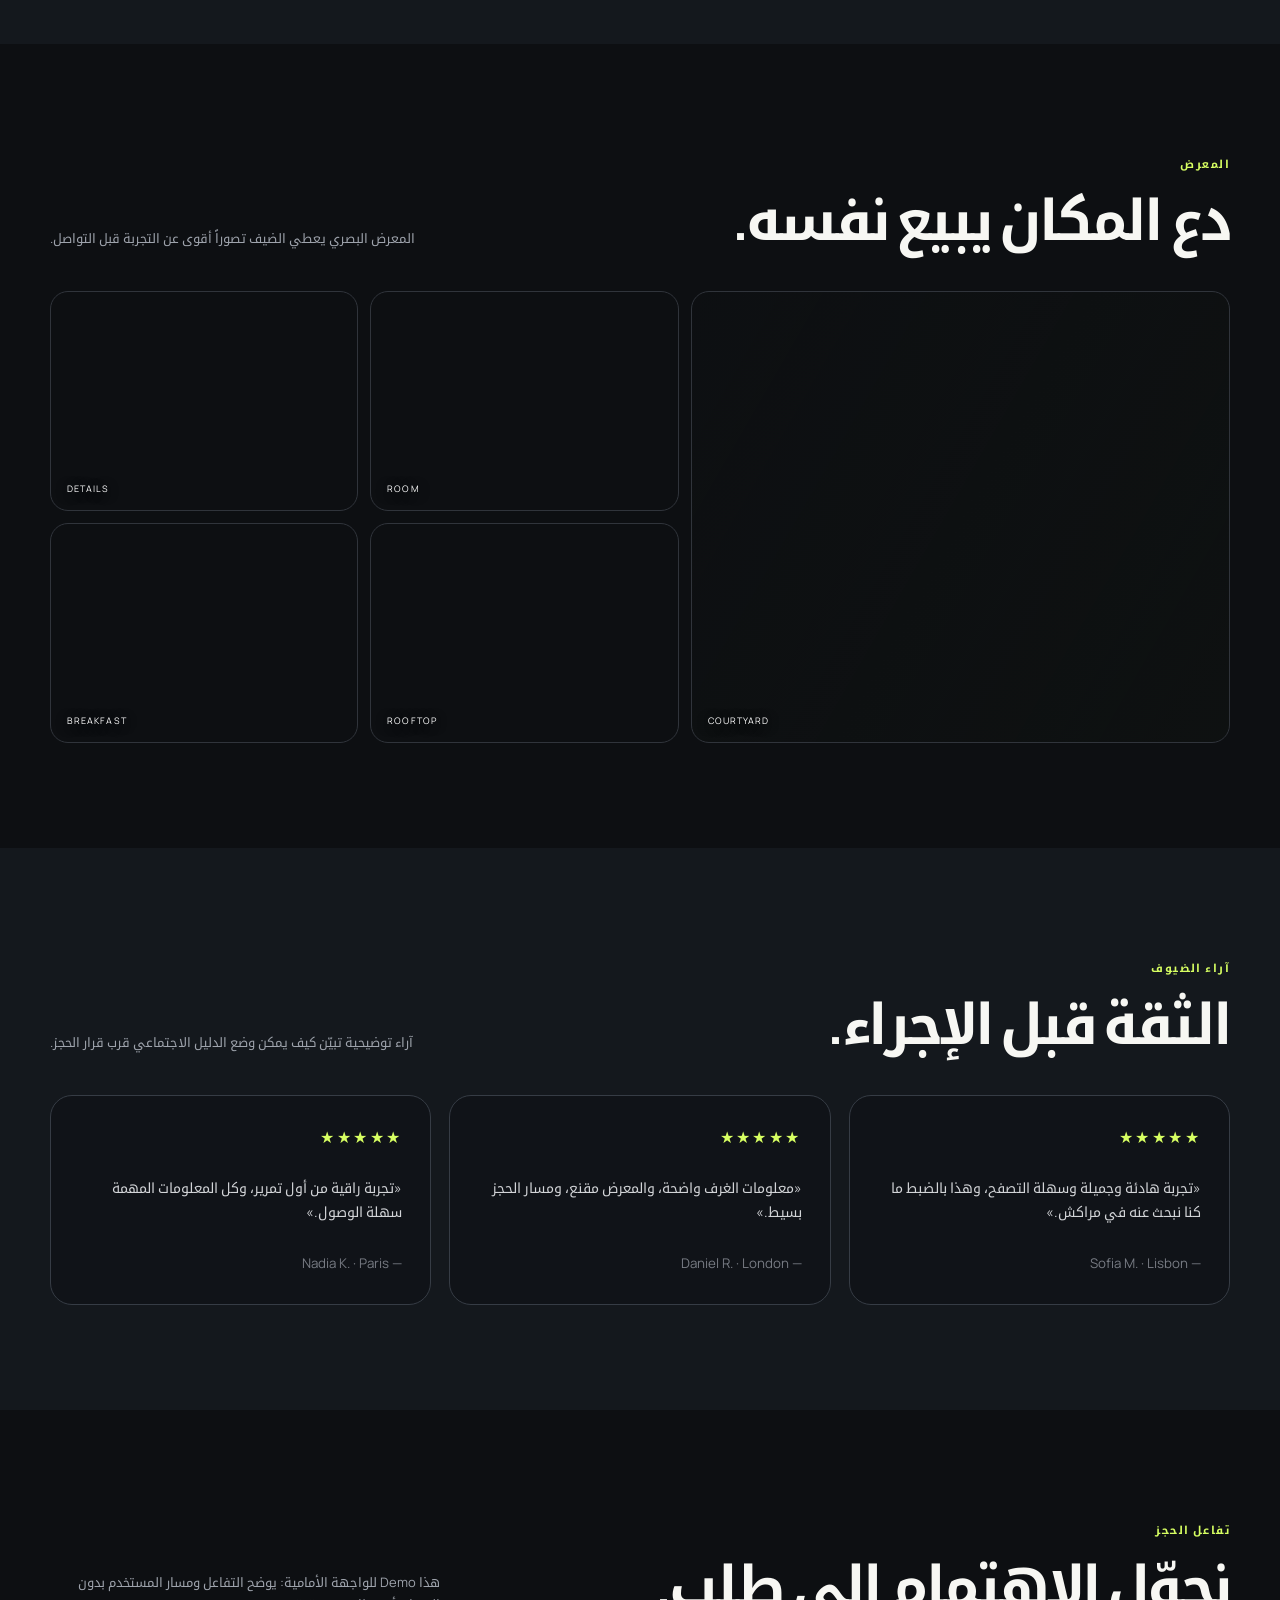
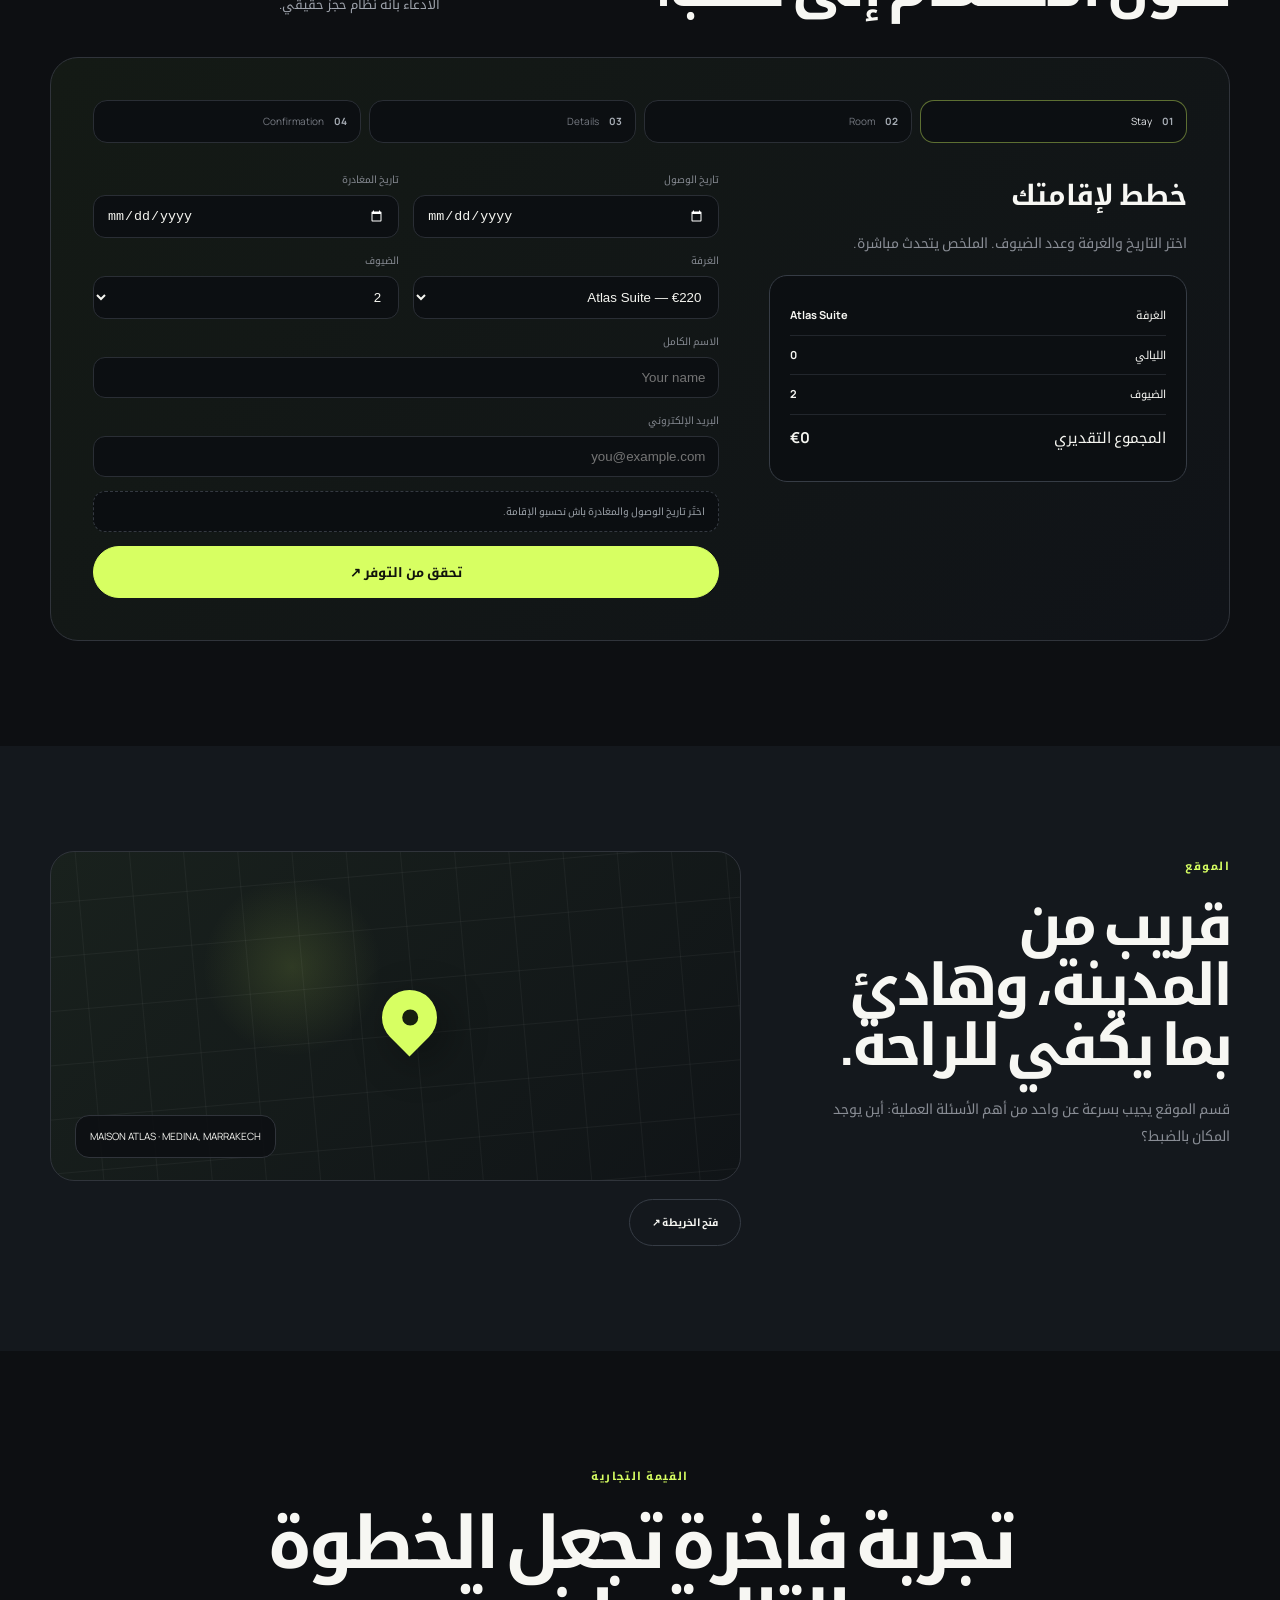
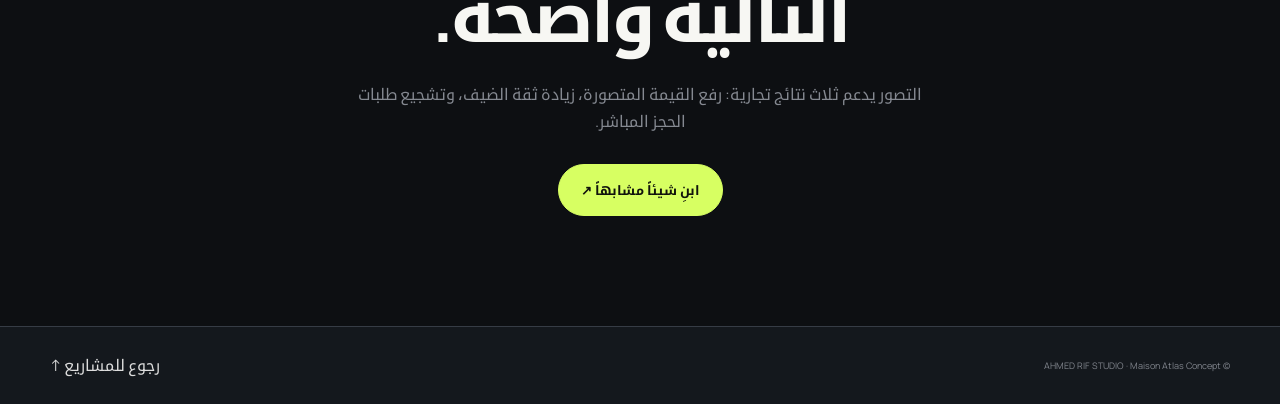
<file: projects/maison-atlas.html>
<!doctype html>
<html lang="en" dir="ltr">
<head>
<meta charset="UTF-8">
<meta name="viewport" content="width=device-width,initial-scale=1">
<meta name="theme-color" content="#0b0d10">
<meta name="color-scheme" content="dark">
<meta name="robots" content="index,follow">
<link rel="icon" href="../favicon.svg" type="image/svg+xml">
<link rel="preconnect" href="https://fonts.googleapis.com">
<link rel="preconnect" href="https://fonts.gstatic.com" crossorigin>
<link rel="stylesheet" href="https://fonts.googleapis.com/css2?family=DM+Sans:wght@400;500;600;700&family=Manrope:wght@400;500;600;700;800&family=Noto+Kufi+Arabic:wght@400;500;600;700;800&display=swap">
<link rel="manifest" href="../site.webmanifest">
<meta name="description" content="Maison Atlas — a fictional luxury riad case study and interactive website concept built around discovery, trust and direct booking.">
<meta property="og:title" content="Maison Atlas — Luxury Riad Case Study">
<meta property="og:description" content="Maison Atlas — a fictional luxury riad case study and interactive website concept built around discovery, trust and direct booking.">
<meta property="og:type" content="website">
<meta property="og:site_name" content="AHMED RIF STUDIO">
<meta property="og:locale" content="en_US">
<title>Maison Atlas — Luxury Riad Case Study</title>
<link rel="stylesheet" href="../style.css">
<style>
.atlas-hero{padding:88px 0 70px}.atlas-hero-grid{display:grid;grid-template-columns:1.05fr .95fr;gap:55px;align-items:end}.atlas-title{font-size:clamp(52px,7vw,94px);max-width:850px;margin:18px 0}.atlas-lead{font-size:17px;color:#a6aab1;max-width:680px}.atlas-hero-card{min-height:520px;border:1px solid #30343b;border-radius:28px;overflow:hidden;position:relative;background:linear-gradient(145deg,#28372d,#788267 55%,#1b241d)}.atlas-hero-card:before{content:"";position:absolute;inset:18px;border:1px solid rgba(255,255,255,.18);border-radius:20px}.atlas-hero-card:after{content:"MAISON\A ATLAS";white-space:pre;position:absolute;right:28px;bottom:25px;font-size:11px;line-height:1.5;letter-spacing:.2em;color:rgba(255,255,255,.65)}.atlas-arch{position:absolute;width:260px;height:360px;right:17%;top:65px;border-radius:140px 140px 12px 12px;background:linear-gradient(145deg,#9a9d7e,#3c493b);box-shadow:0 35px 70px rgba(0,0,0,.35);transform:rotate(4deg)}.atlas-arch:after{content:"";position:absolute;inset:35px 45px 0;border-radius:120px 120px 0 0;background:linear-gradient(135deg,#5e6b55,#20291f)}.atlas-hero-copy{position:absolute;left:35px;bottom:38px;z-index:2}.atlas-hero-copy small{letter-spacing:.18em;font-size:9px}.atlas-hero-copy strong{display:block;font-family:Georgia,serif;font-size:42px;line-height:1.02;margin-top:9px}.atlas-facts{display:flex;gap:10px;flex-wrap:wrap;margin-top:30px}.atlas-facts span,.atlas-tags span{border:1px solid var(--line);border-radius:100px;padding:7px 12px;font-size:10px;color:#bbbfc5}.atlas-section{padding:105px 0}.atlas-dark{background:#0d0f12}.atlas-grid{display:grid;grid-template-columns:.75fr 1.25fr;gap:75px;align-items:start}.atlas-grid h2{font-size:clamp(36px,4.5vw,58px);line-height:1.05;letter-spacing:-.055em;margin-top:14px}.atlas-copy{color:#898d95;font-size:14px;max-width:690px}.atlas-copy p+p{margin-top:18px}.atlas-cards{display:grid;grid-template-columns:repeat(2,1fr);gap:1px;background:var(--line);border:1px solid var(--line);border-radius:22px;overflow:hidden}.atlas-card{background:#101318;padding:30px;min-height:210px}.atlas-card b{font-size:10px;color:var(--accent)}.atlas-card h3{margin:42px 0 8px;font-size:18px}.atlas-card p{font-size:11px;color:#7f838b}.room-grid{display:grid;grid-template-columns:repeat(3,1fr);gap:18px}.room{border:1px solid var(--line);border-radius:22px;overflow:hidden;background:#101318}.room-visual{height:240px;position:relative;background:linear-gradient(135deg,#7c8067,#252d25)}.room:nth-child(2) .room-visual{background:linear-gradient(135deg,#9b7657,#30261f)}.room:nth-child(3) .room-visual{background:linear-gradient(135deg,#526d73,#1e2c2d)}.room-visual:after{content:"";position:absolute;width:58%;height:72%;left:21%;top:14%;border-radius:100px 100px 10px 10px;background:rgba(255,255,255,.12);border:1px solid rgba(255,255,255,.2)}.room-visual span{position:absolute;left:20px;top:18px;font-size:9px;letter-spacing:.16em;color:#fff;z-index:2}.room-body{padding:23px}.room-body h3{font-size:19px}.room-body p{color:#7f838b;font-size:11px;margin:8px 0 17px}.room-price{display:flex;justify-content:space-between;align-items:center}.room-price strong{font-size:16px}.room-price small{font-size:9px;color:#777b83}.atlas-amenities{display:grid;grid-template-columns:repeat(4,1fr);gap:1px;background:var(--line);border:1px solid var(--line);border-radius:22px;overflow:hidden}.amenity{background:#101318;padding:26px}.amenity b{font-size:21px;color:var(--accent)}.amenity h3{font-size:14px;margin:18px 0 5px}.amenity p{font-size:10px;color:#7f838b}.gallery{display:grid;grid-template-columns:1.4fr .8fr .8fr;grid-template-rows:220px 220px;gap:12px}.gallery figure{margin:0;border-radius:18px;overflow:hidden;position:relative;border:1px solid #30343b;background-size:cover;background-position:center}.gallery figure:first-child{grid-row:span 2;background-image:linear-gradient(120deg,rgba(15,20,15,.05),rgba(15,20,15,.35)),url('https://images.unsplash.com/photo-1548013146-72479768bada?auto=format&fit=crop&w=1200&q=80')}.gallery figure:nth-child(2){background-image:url('https://images.unsplash.com/photo-1564501049412-61c2a3083791?auto=format&fit=crop&w=900&q=80')}.gallery figure:nth-child(3){background-image:url('https://images.unsplash.com/photo-1600607687920-4e2a09cf159d?auto=format&fit=crop&w=900&q=80')}.gallery figure:nth-child(4){background-image:url('https://images.unsplash.com/photo-1590490360182-c33d57733427?auto=format&fit=crop&w=900&q=80')}.gallery figure:nth-child(5){background-image:url('https://images.unsplash.com/photo-1540541338287-41700207dee6?auto=format&fit=crop&w=900&q=80')}.gallery figcaption{position:absolute;left:16px;bottom:14px;font-size:9px;letter-spacing:.12em;color:#fff;text-shadow:0 2px 12px #000}.review-grid{display:grid;grid-template-columns:repeat(3,1fr);gap:18px}.review{padding:28px;border:1px solid var(--line);border-radius:22px;background:#101318}.stars{color:var(--accent);letter-spacing:.15em}.review blockquote{font-size:14px;line-height:1.7;margin:25px 0;color:#d3d5d8}.review small{color:#777b83}.atlas-booking{background:linear-gradient(135deg,#141a15,#101318);border:1px solid #30343b;border-radius:28px;padding:42px}.booking-grid{display:grid;grid-template-columns:.8fr 1.2fr;gap:50px;align-items:start}.booking-form{display:grid;grid-template-columns:1fr 1fr;gap:14px}.field{display:flex;flex-direction:column;gap:7px}.field.full{grid-column:1/-1}.field label{font-size:10px;color:#858991}.field input,.field select,.field textarea{background:#0c0f12;border:1px solid #2a2e35;color:#f5f5f0;border-radius:12px;padding:12px 13px;outline:none}.field textarea{min-height:105px;resize:vertical}.booking-summary{border:1px solid var(--line);border-radius:18px;padding:20px;background:#0c0f12}.booking-summary div{display:flex;justify-content:space-between;padding:10px 0;border-bottom:1px solid #22262c;font-size:11px}.booking-summary div:last-child{border:0}.booking-result{display:none;margin-top:14px;border:1px solid rgba(215,255,98,.35);background:rgba(215,255,98,.06);padding:14px;border-radius:13px;font-size:11px;color:#cfd8bc}.booking-result.show{display:block}.room-select{margin-top:16px;width:100%;border:1px solid #343941;background:transparent;color:#dfe2e5;border-radius:11px;padding:10px 12px;font:inherit;font-size:10px;cursor:pointer;transition:.2s ease}.room-select:hover,.room-select.selected{border-color:var(--accent);color:#efffcf;background:rgba(215,255,98,.05)}.booking-steps{display:grid;grid-template-columns:repeat(4,1fr);gap:8px;margin-bottom:28px}.booking-step{border:1px solid #2a2e35;border-radius:14px;padding:12px 13px;background:#0c0f12;display:flex;gap:10px;align-items:center;color:#777b83}.booking-step b{font-size:10px;color:#a7adb5}.booking-step small{font-size:10px}.booking-step.active{border-color:rgba(215,255,98,.4);color:#e8ebee}.booking-availability{border:1px dashed #343941;border-radius:12px;padding:11px 13px;color:#9ba1a8;font-size:10px;background:#0b0e11}.booking-availability.ready{border-style:solid;border-color:rgba(215,255,98,.25);color:#cfd8bc;background:rgba(215,255,98,.04)}@media(max-width:620px){.booking-steps{grid-template-columns:1fr 1fr}.booking-step{padding:10px}}
.map-card{min-height:330px;border:1px solid #30343b;border-radius:24px;background:radial-gradient(circle at 35% 35%,rgba(215,255,98,.13),transparent 18%),linear-gradient(135deg,#19211d,#101417);position:relative;overflow:hidden}.map-card:before{content:"";position:absolute;inset:0;background-image:linear-gradient(rgba(255,255,255,.045) 1px,transparent 1px),linear-gradient(90deg,rgba(255,255,255,.045) 1px,transparent 1px);background-size:45px 45px;transform:rotate(-5deg) scale(1.2)}.map-pin{position:absolute;left:48%;top:42%;width:55px;height:55px;border-radius:50% 50% 50% 0;transform:rotate(-45deg);background:var(--accent);box-shadow:0 15px 40px rgba(0,0,0,.35)}.map-pin:after{content:"";position:absolute;width:16px;height:16px;border-radius:50%;background:#17200f;left:20px;top:20px}.map-label{position:absolute;left:24px;bottom:22px;background:rgba(12,15,18,.85);border:1px solid #30343b;border-radius:14px;padding:12px 14px;font-size:10px}.atlas-cta{text-align:center;padding:110px 0}.atlas-cta h2{font-size:clamp(42px,6vw,72px);line-height:1.04;letter-spacing:-.06em;max-width:800px;margin:15px auto 28px}.atlas-cta p{color:#858991;max-width:600px;margin:0 auto 28px}.atlas-nav{display:flex;gap:10px;align-items:center}.atlas-nav .btn{font-size:11px}.lang-small{background:transparent;border:1px solid var(--line);color:#ddd;border-radius:100px;padding:8px 12px;cursor:pointer}

.gallery figure{cursor:zoom-in;transition:transform .25s ease,border-color .25s ease}.gallery figure:hover{transform:translateY(-3px);border-color:#4a5058}.gallery-modal{position:fixed;inset:0;background:rgba(0,0,0,.82);display:none;align-items:center;justify-content:center;padding:24px;z-index:1000}.gallery-modal.show{display:flex}.gallery-modal-content{width:min(1000px,94vw);max-height:88vh;border:1px solid #3a3f46;border-radius:22px;overflow:hidden;background:#101318;box-shadow:0 30px 100px rgba(0,0,0,.55)}.gallery-modal-image{height:min(70vh,650px);background-size:cover;background-position:center}.gallery-modal-bar{display:flex;align-items:center;justify-content:space-between;padding:13px 16px}.gallery-modal-close{border:1px solid #343941;background:transparent;color:#fff;border-radius:100px;padding:8px 12px;cursor:pointer}.booking-summary{margin-top:18px}.booking-summary .summary-total{font-size:15px;color:#f5f5f0}.map-actions{display:flex;gap:10px;flex-wrap:wrap;margin-top:18px}.map-actions a{font-size:10px}
@media(max-width:950px){.atlas-hero-grid,.atlas-grid,.booking-grid{grid-template-columns:1fr}.room-grid{grid-template-columns:1fr 1fr}.atlas-amenities{grid-template-columns:repeat(2,1fr)}.gallery{grid-template-columns:1fr 1fr;grid-template-rows:260px 180px 180px}.gallery figure:first-child{grid-row:span 1}.review-grid{grid-template-columns:1fr}.atlas-hero-card{min-height:440px}}
@media(max-width:620px){.atlas-section{padding:80px 0}.atlas-hero{padding:60px 0}.atlas-title{font-size:50px}.atlas-hero-card{min-height:390px}.atlas-arch{width:180px;height:280px;right:12%;top:55px}.atlas-hero-copy{left:22px;bottom:25px}.atlas-hero-copy strong{font-size:32px}.room-grid,.atlas-amenities{grid-template-columns:1fr}.gallery{display:grid;grid-template-columns:1fr;grid-template-rows:250px 180px 180px 180px 180px}.gallery figure:first-child{grid-row:auto}.booking-form{grid-template-columns:1fr}.field.full{grid-column:auto}.atlas-booking{padding:25px}.map-card{min-height:270px}}

.room-details-modal{position:fixed;inset:0;background:rgba(0,0,0,.82);display:none;align-items:center;justify-content:center;padding:22px;z-index:1100}.room-details-modal.show{display:flex}.room-details-card{width:min(760px,94vw);max-height:88vh;overflow:auto;background:#101318;border:1px solid #3a3f46;border-radius:24px;box-shadow:0 35px 100px rgba(0,0,0,.55)}.room-details-visual{height:230px;background:linear-gradient(135deg,#7c8067,#252d25);position:relative}.room-details-card[data-room="Riad Deluxe"] .room-details-visual{background:linear-gradient(135deg,#9b7657,#30261f)}.room-details-card[data-room="Courtyard Room"] .room-details-visual{background:linear-gradient(135deg,#526d73,#1e2c2d)}.room-details-body{padding:28px}.room-details-head{display:flex;justify-content:space-between;gap:20px;align-items:start}.room-details-head h3{font-size:28px;letter-spacing:-.04em}.room-details-close{border:1px solid #343941;background:transparent;color:#fff;border-radius:100px;padding:8px 12px;cursor:pointer}.room-details-copy{color:#858991;font-size:12px;margin:10px 0 22px}.room-details-list{display:grid;grid-template-columns:repeat(2,1fr);gap:1px;background:var(--line);border:1px solid var(--line);border-radius:16px;overflow:hidden}.room-details-list div{background:#0c0f12;padding:16px}.room-details-list b{display:block;font-size:10px;color:var(--accent);margin-bottom:4px}.room-details-list span{font-size:11px;color:#b9bdc3}.room-details-actions{display:flex;gap:10px;flex-wrap:wrap;margin-top:22px}.features-grid{display:grid;grid-template-columns:repeat(3,1fr);gap:1px;background:var(--line);border:1px solid var(--line);border-radius:22px;overflow:hidden}.feature-card{background:#101318;padding:26px;min-height:170px}.feature-card b{font-size:10px;color:var(--accent)}.feature-card h3{font-size:16px;margin:28px 0 7px}.feature-card p{font-size:10px;color:#7f838b}@media(max-width:700px){.features-grid{grid-template-columns:1fr 1fr}.room-details-list{grid-template-columns:1fr}}@media(max-width:480px){.features-grid{grid-template-columns:1fr}.room-details-body{padding:22px}}
</style>
</head>
<body>
<header class="site-header"><nav class="nav container">
<a class="brand" href="../index.html"><span class="brand-mark">AR</span><span>AHMED RIF <span class="brand-dot">STUDIO</span></span></a>
<div class="atlas-nav"><button class="lang-small" id="atlasLang" aria-label="Switch language">AR</button><a class="btn btn-ghost" href="../index.html#work" data-i18n="back">← Back to work</a></div>
</nav></header>
<main>
<section class="atlas-hero"><div class="container atlas-hero-grid">
<div><span class="kicker" data-i18n="kicker">01 · HOSPITALITY · CONCEPT PROJECT</span><h1 class="atlas-title" data-i18n="heroTitle">Maison Atlas.<br><em>A stay worth remembering.</em></h1><p class="atlas-lead" data-i18n="heroLead">A luxury riad concept designed to turn inspiration into direct booking enquiries — with clear rooms, rich visuals, social proof and a frictionless booking flow.</p><div class="atlas-facts"><span data-i18n="fact1">Marrakech</span><span data-i18n="fact2">Luxury Riad</span><span data-i18n="fact3">Booking-focused</span><span data-i18n="fact4">Arabic + English</span></div></div>
<div class="atlas-hero-card"><div class="atlas-arch"></div><div class="atlas-hero-copy"><small>MAISON ATLAS · MARRAKECH</small><strong data-i18n="heroCard">Slow mornings.<br>Beautiful spaces.</strong></div></div>
</div></section>

<section class="atlas-section atlas-dark"><div class="container atlas-grid"><div><span class="kicker" data-i18n="challengeKicker">THE CHALLENGE</span><h2 data-i18n="challengeTitle">Make the hotel feel desirable before the guest arrives.</h2></div><div class="atlas-copy"><p data-i18n="challengeP1">The concept starts from a simple business problem: a premium property can lose enquiries when its website is difficult to browse, unclear about rooms or weak at guiding visitors toward booking.</p><p data-i18n="challengeP2">The solution is a calm, visual experience where every section answers a guest question and every important action stays easy to find.</p></div></div></section>

<section class="atlas-section"><div class="container"><div class="section-head"><div><span class="kicker" data-i18n="solutionKicker">THE SOLUTION</span><h2 data-i18n="solutionTitle">A focused guest journey.</h2></div><p data-i18n="solutionText">The page is structured around discovery, trust and action — not around filling space.</p></div><div class="atlas-cards">
<article class="atlas-card"><b>01</b><h3 data-i18n="sol1Title">Visual storytelling</h3><p data-i18n="sol1Text">Premium visual blocks establish atmosphere, location and positioning within seconds.</p></article>
<article class="atlas-card"><b>02</b><h3 data-i18n="sol2Title">Clear room choice</h3><p data-i18n="sol2Text">Room types, descriptions and prices are easy to compare without hunting through pages.</p></article>
<article class="atlas-card"><b>03</b><h3 data-i18n="sol3Title">Trust signals</h3><p data-i18n="sol3Text">Reviews, amenities, location and transparent information reduce uncertainty before booking.</p></article>
<article class="atlas-card"><b>04</b><h3 data-i18n="sol4Title">Booking interaction</h3><p data-i18n="sol4Text">Dates, room selection and guest details come together in a simple front-end booking flow.</p></article>
</div></div></section>

<section class="atlas-section"><div class="container"><div class="section-head"><div><span class="kicker" data-i18n="snapshotKicker">PROJECT SNAPSHOT</span><h2 data-i18n="snapshotTitle">Designed as a business tool, not just a visual concept.</h2></div><p data-i18n="snapshotText">A concise view of what the project demonstrates, from the experience strategy to the front-end implementation.</p></div><div class="atlas-cards"><article class="atlas-card"><b>01</b><h3 data-i18n="snapType">Project type</h3><p data-i18n="snapTypeText">Luxury hospitality concept focused on discovery, trust and booking enquiries.</p></article><article class="atlas-card"><b>02</b><h3 data-i18n="snapRole">Role</h3><p data-i18n="snapRoleText">UX direction, interface design and front-end development.</p></article><article class="atlas-card"><b>03</b><h3 data-i18n="snapStack">Front-end</h3><p data-i18n="snapStackText">Semantic HTML, responsive CSS and vanilla JavaScript interactions.</p></article><article class="atlas-card"><b>04</b><h3 data-i18n="snapFeatures">Key features</h3><p data-i18n="snapFeaturesText">Rooms, pricing, gallery, reviews, booking interaction, forms and location.</p></article></div></div></section>

<section class="atlas-section"><div class="container"><div class="section-head"><div><span class="kicker" data-i18n="featuresKicker">FEATURES</span><h2 data-i18n="featuresTitle">Designed around the guest journey.</h2></div><p data-i18n="featuresText">The key interactions are not decoration; each one removes friction or strengthens confidence before the booking decision.</p></div><div class="features-grid">
<article class="feature-card"><b>01</b><h3 data-i18n="feature1Title">Room discovery</h3><p data-i18n="feature1Text">Clear room cards, pricing and details help guests compare options quickly.</p></article>
<article class="feature-card"><b>02</b><h3 data-i18n="feature2Title">Room details</h3><p data-i18n="feature2Text">A focused detail view answers practical questions before the guest commits.</p></article>
<article class="feature-card"><b>03</b><h3 data-i18n="feature3Title">Visual gallery</h3><p data-i18n="feature3Text">A lightbox gallery gives the property stronger visual proof without leaving the page.</p></article>
<article class="feature-card"><b>04</b><h3 data-i18n="feature4Title">Live booking summary</h3><p data-i18n="feature4Text">Dates, nights, guests and estimated total update as the user plans the stay.</p></article>
<article class="feature-card"><b>05</b><h3 data-i18n="feature5Title">Bilingual experience</h3><p data-i18n="feature5Text">Arabic and English are supported with RTL/LTR direction changes.</p></article>
<article class="feature-card"><b>06</b><h3 data-i18n="feature6Title">Trust + location</h3><p data-i18n="feature6Text">Reviews, amenities and location information reduce uncertainty near the decision point.</p></article>
</div></div></section>

<section class="atlas-section atlas-dark"><div class="container"><div class="section-head"><div><span class="kicker" data-i18n="roomsKicker">ROOMS & SUITES</span><h2 data-i18n="roomsTitle">Choose your pace.</h2></div><p data-i18n="roomsText">Three illustrative room types show how a real hotel could present its offer clearly.</p></div><div class="room-grid">
<article class="room"><div class="room-visual"><span>01 · SUITE</span></div><div class="room-body"><h3>Atlas Suite</h3><p data-i18n="room1Text">Private terrace, king bed and a quiet courtyard view.</p><div class="room-price"><strong>€220</strong><small data-i18n="night">per night</small></div><button type="button" class="room-select" data-room="Atlas Suite" data-i18n="chooseRoom">Choose this room ↗</button></div></article>
<article class="room"><div class="room-visual"><span>02 · DELUXE</span></div><div class="room-body"><h3>Riad Deluxe</h3><p data-i18n="room2Text">Warm textures, spacious bath and garden-facing windows.</p><div class="room-price"><strong>€175</strong><small data-i18n="night">per night</small></div><button type="button" class="room-select" data-room="Riad Deluxe" data-i18n="chooseRoom">Choose this room ↗</button></div></article>
<article class="room"><div class="room-visual"><span>03 · CLASSIC</span></div><div class="room-body"><h3>Courtyard Room</h3><p data-i18n="room3Text">A refined, compact room for slow city breaks and short stays.</p><div class="room-price"><strong>€135</strong><small data-i18n="night">per night</small></div><button type="button" class="room-select" data-room="Courtyard Room" data-i18n="chooseRoom">Choose this room ↗</button></div></article>
</div></div></section>

<section class="atlas-section"><div class="container"><div class="section-head"><div><span class="kicker" data-i18n="amenKicker">AMENITIES</span><h2 data-i18n="amenTitle">The details matter.</h2></div><p data-i18n="amenText">Useful information presented as quick, scannable proof points.</p></div><div class="atlas-amenities">
<div class="amenity"><b>◌</b><h3 data-i18n="a1">Breakfast</h3><p data-i18n="a1t">Fresh Moroccan breakfast every morning.</p></div><div class="amenity"><b>⌁</b><h3 data-i18n="a2">Rooftop</h3><p data-i18n="a2t">Sunset views over the old city.</p></div><div class="amenity"><b>+</b><h3 data-i18n="a3">Wi‑Fi</h3><p data-i18n="a3t">Fast Wi‑Fi across the property.</p></div><div class="amenity"><b>◉</b><h3 data-i18n="a4">Transfer</h3><p data-i18n="a4t">Airport transfer available on request.</p></div>
</div></div></section>

<section class="atlas-section atlas-dark"><div class="container"><div class="section-head"><div><span class="kicker" data-i18n="galleryKicker">GALLERY</span><h2 data-i18n="galleryTitle">Let the place sell itself.</h2></div><p data-i18n="galleryText">A visual gallery gives the guest a stronger sense of the experience before making contact.</p></div><div class="gallery"><figure><figcaption>COURTYARD</figcaption></figure><figure><figcaption>ROOM</figcaption></figure><figure><figcaption>DETAILS</figcaption></figure><figure><figcaption>ROOFTOP</figcaption></figure><figure><figcaption>BREAKFAST</figcaption></figure></div></div></section>

<section class="atlas-section"><div class="container"><div class="section-head"><div><span class="kicker" data-i18n="reviewKicker">GUEST REVIEWS</span><h2 data-i18n="reviewTitle">Trust before action.</h2></div><p data-i18n="reviewText">Illustrative testimonials show how social proof can sit close to the booking decision.</p></div><div class="review-grid"><article class="review"><div class="stars">★★★★★</div><blockquote data-i18n="r1">“Beautifully calm, easy to navigate and exactly the feeling we wanted from a Marrakech stay.”</blockquote><small>— Sofia M. · Lisbon</small></article><article class="review"><div class="stars">★★★★★</div><blockquote data-i18n="r2">“The room information was clear, the gallery was convincing and booking felt straightforward.”</blockquote><small>— Daniel R. · London</small></article><article class="review"><div class="stars">★★★★★</div><blockquote data-i18n="r3">“A premium experience from the first scroll. Everything important was easy to find.”</blockquote><small>— Nadia K. · Paris</small></article></div></div></section>

<section class="atlas-section atlas-dark"><div class="container"><div class="section-head"><div><span class="kicker" data-i18n="bookingKicker">BOOKING INTERACTION</span><h2 data-i18n="bookingTitle">Turn interest into an enquiry.</h2></div><p data-i18n="bookingText">This is a front-end demo: it validates the interaction and user journey without pretending to be a live reservation system.</p></div><div class="atlas-booking"><div class="booking-steps"><span class="booking-step active"><b>01</b><small>Stay</small></span><span class="booking-step"><b>02</b><small>Room</small></span><span class="booking-step"><b>03</b><small>Details</small></span><span class="booking-step"><b>04</b><small>Confirmation</small></span></div><div class="booking-grid"><div><h3 style="font-size:28px;margin-bottom:12px" data-i18n="bookingSub">Plan your stay</h3><p class="atlas-copy" data-i18n="bookingSubText">Select your dates, room and guest count. The summary updates instantly.</p><div class="booking-summary" id="bookingSummary"><div><span data-i18n="summaryRoom">Room</span><strong id="summaryRoom">Atlas Suite</strong></div><div><span data-i18n="summaryNights">Nights</span><strong id="summaryNights">0</strong></div><div><span data-i18n="summaryGuests">Guests</span><strong id="summaryGuests">2</strong></div><div class="summary-total"><span data-i18n="summaryTotal">Estimated total</span><strong id="summaryTotal">€0</strong></div></div><div class="booking-result" id="bookingResult" role="status" aria-live="polite"></div></div><form class="booking-form" id="bookingForm"><div class="field"><label data-i18n="checkIn">CHECK-IN</label><input id="checkIn" type="date" required></div><div class="field"><label data-i18n="checkOut">CHECK-OUT</label><input id="checkOut" type="date" required></div><div class="field"><label data-i18n="room">ROOM</label><select id="roomSelect"><option value="Atlas Suite">Atlas Suite — €220</option><option value="Riad Deluxe">Riad Deluxe — €175</option><option value="Courtyard Room">Courtyard Room — €135</option></select></div><div class="field"><label data-i18n="guests">GUESTS</label><select id="guests"><option>2</option><option>1</option><option>3</option><option>4</option></select></div><div class="field full"><label data-i18n="name">FULL NAME</label><input id="guestName" type="text" autocomplete="name" placeholder="Your name" required></div><div class="field full"><label data-i18n="email">EMAIL</label><input id="guestEmail" type="email" autocomplete="email" placeholder="you@example.com" required></div><div class="booking-availability field full" id="bookingAvailability" aria-live="polite">Choose dates to see your stay estimate.</div><button class="btn btn-primary field full" type="submit" data-i18n="checkAvailability">Check availability ↗</button></form></div></div></div></section>

<section class="atlas-section"><div class="container atlas-grid"><div><span class="kicker" data-i18n="locationKicker">LOCATION</span><h2 data-i18n="locationTitle">Close to the city. Quiet enough to slow down.</h2><p class="atlas-copy" style="margin-top:22px" data-i18n="locationText">A Marrakech location block gives the guest a quick answer to one of the biggest practical questions: where exactly is the property?</p></div><div><div class="map-card"><div class="map-pin"></div><div class="map-label">MAISON ATLAS · MEDINA, MARRAKECH</div></div><div class="map-actions"><a class="btn btn-ghost" href="https://www.google.com/maps/search/?api=1&query=Medina%2C%20Marrakech%2C%20Morocco" target="_blank" rel="noopener" data-i18n="openMap">Open in Maps ↗</a></div></div></div></section>

<section class="atlas-cta atlas-dark"><div class="container"><span class="kicker" data-i18n="valueKicker">BUSINESS VALUE</span><h2 data-i18n="valueTitle">A premium experience that makes the next step obvious.</h2><p data-i18n="valueText">The concept is designed to support three business outcomes: stronger perceived value, clearer guest confidence and more direct booking enquiries.</p><a class="btn btn-primary" href="../index.html#contact" data-i18n="cta">Build something like this ↗</a></div></section>
<div class="room-details-modal" id="roomDetailsModal" aria-hidden="true"><div class="room-details-card" id="roomDetailsCard" data-room="Atlas Suite" role="dialog" aria-modal="true" aria-labelledby="roomDetailsTitle"><div class="room-details-visual"></div><div class="room-details-body"><div class="room-details-head"><div><span class="kicker" data-i18n="roomDetailsKicker">ROOM DETAILS</span><h3 id="roomDetailsTitle">Atlas Suite</h3></div><button class="room-details-close" id="roomDetailsClose" type="button" data-i18n="close">Close</button></div><p class="room-details-copy" id="roomDetailsCopy">Private terrace, king bed and a quiet courtyard view.</p><div class="room-details-list"><div><b data-i18n="detailSize">SPACE</b><span id="roomDetailsSize">42 m²</span></div><div><b data-i18n="detailGuests">GUESTS</b><span id="roomDetailsGuests">2 guests</span></div><div><b data-i18n="detailBed">BED</b><span id="roomDetailsBed">King bed</span></div><div><b data-i18n="detailRate">RATE</b><span id="roomDetailsRate">€220 / night</span></div></div><div class="room-details-actions"><button class="btn btn-primary" id="roomDetailsChoose" type="button" data-i18n="chooseRoom">Choose this room ↗</button><button class="btn btn-ghost" id="roomDetailsDismiss" type="button" data-i18n="close">Close</button></div></div></div></div>
</main>
<footer class="footer"><div class="container footer-row"><span>© AHMED RIF STUDIO · Maison Atlas Concept</span><a href="../index.html#work" data-i18n="backTop">Back to projects ↑</a></div></footer>
<script>
const t={en:{back:'← Back to work',kicker:'01 · HOSPITALITY · CONCEPT PROJECT',heroTitle:'Maison Atlas.<br><em>A stay worth remembering.</em>',heroLead:'A luxury riad concept designed to turn inspiration into direct booking enquiries — with clear rooms, rich visuals, social proof and a frictionless booking flow.',fact1:'Marrakech',fact2:'Luxury Riad',fact3:'Booking-focused',fact4:'Arabic + English',heroCard:'Slow mornings.<br>Beautiful spaces.',challengeKicker:'THE CHALLENGE',challengeTitle:'Make the hotel feel desirable before the guest arrives.',challengeP1:'The concept starts from a simple business problem: a premium property can lose enquiries when its website is difficult to browse, unclear about rooms or weak at guiding visitors toward booking.',challengeP2:'The solution is a calm, visual experience where every section answers a guest question and every important action stays easy to find.',solutionKicker:'THE SOLUTION',solutionTitle:'A focused guest journey.',solutionText:'The page is structured around discovery, trust and action — not around filling space.',sol1Title:'Visual storytelling',sol1Text:'Premium visual blocks establish atmosphere, location and positioning within seconds.',sol2Title:'Clear room choice',sol2Text:'Room types, descriptions and prices are easy to compare without hunting through pages.',sol3Title:'Trust signals',sol3Text:'Reviews, amenities, location and transparent information reduce uncertainty before booking.',sol4Title:'Booking interaction',sol4Text:'Dates, room selection and guest details come together in a simple front-end booking flow.',snapshotKicker:'PROJECT SNAPSHOT',snapshotTitle:'Designed as a business tool, not just a visual concept.',snapshotText:'A concise view of what the project demonstrates, from the experience strategy to the front-end implementation.',snapType:'Project type',snapTypeText:'Luxury hospitality concept focused on discovery, trust and booking enquiries.',snapRole:'Role',snapRoleText:'UX direction, interface design and front-end development.',snapStack:'Front-end',snapStackText:'Semantic HTML, responsive CSS and vanilla JavaScript interactions.',snapFeatures:'Key features',snapFeaturesText:'Rooms, pricing, gallery, reviews, booking interaction, forms and location.',roomsKicker:'ROOMS & SUITES',roomsTitle:'Choose your pace.',roomsText:'Three illustrative room types show how a real hotel could present its offer clearly.',room1Text:'Private terrace, king bed and a quiet courtyard view.',room2Text:'Warm textures, spacious bath and garden-facing windows.',room3Text:'A refined, compact room for slow city breaks and short stays.',night:'per night',amenKicker:'AMENITIES',amenTitle:'The details matter.',amenText:'Useful information presented as quick, scannable proof points.',a1:'Breakfast',a1t:'Fresh Moroccan breakfast every morning.',a2:'Rooftop',a2t:'Sunset views over the old city.',a3:'Wi‑Fi',a3t:'Fast Wi‑Fi across the property.',a4:'Transfer',a4t:'Airport transfer available on request.',galleryKicker:'GALLERY',galleryTitle:'Let the place sell itself.',galleryText:'A visual gallery gives the guest a stronger sense of the experience before making contact.',reviewKicker:'GUEST REVIEWS',reviewTitle:'Trust before action.',reviewText:'Illustrative testimonials show how social proof can sit close to the booking decision.',r1:'“Beautifully calm, easy to navigate and exactly the feeling we wanted from a Marrakech stay.”',r2:'“The room information was clear, the gallery was convincing and booking felt straightforward.”',r3:'“A premium experience from the first scroll. Everything important was easy to find.”',bookingKicker:'BOOKING INTERACTION',bookingTitle:'Turn interest into an enquiry.',bookingText:'This is a front-end demo: it validates the interaction and user journey without pretending to be a live reservation system.',bookingSub:'Plan your stay',bookingSubText:'Select your dates, room and guest count. The summary updates instantly.',checkIn:'CHECK-IN',checkOut:'CHECK-OUT',room:'ROOM',guests:'GUESTS',name:'FULL NAME',email:'EMAIL',checkAvailability:'Check availability ↗',chooseRoom:'Choose this room ↗',locationKicker:'LOCATION',locationTitle:'Close to the city. Quiet enough to slow down.',locationText:'A Marrakech location block gives the guest a quick answer to one of the biggest practical questions: where exactly is the property?',valueKicker:'BUSINESS VALUE',valueTitle:'A premium experience that makes the next step obvious.',valueText:'The concept is designed to support three business outcomes: stronger perceived value, clearer guest confidence and more direct booking enquiries.',cta:'Build something like this ↗',backTop:'Back to projects ↑',summaryRoom:'Room',summaryNights:'Nights',summaryGuests:'Guests',summaryTotal:'Estimated total',openMap:'Open in Maps ↗',close:'Close'},ar:{back:'← رجوع للمشاريع',kicker:'01 · الضيافة · مشروع تجريبي',heroTitle:'Maison Atlas.<br><em>إقامة تستحق أن تُتذكر.</em>',heroLead:'تصور لموقع رياض فاخر مصمم لتحويل الاهتمام إلى طلبات حجز مباشرة، عبر غرف واضحة، صور قوية، آراء الضيوف ومسار حجز بسيط.',fact1:'مراكش',fact2:'رياض فاخر',fact3:'مركز على الحجز',fact4:'العربية + الإنجليزية',heroCard:'صباحات هادئة.<br>مساحات جميلة.',challengeKicker:'التحدي',challengeTitle:'نجعل الفندق مرغوباً قبل وصول الضيف.',challengeP1:'المشكل التجاري بسيط: المشروع الفاخر يمكن أن يفقد طلبات مهمة إذا كان الموقع صعب التصفح، أو معلومات الغرف غير واضحة، أو إذا لم يكن الطريق نحو الحجز واضحاً.',challengeP2:'الحل هو تجربة بصرية هادئة تجيب عن أسئلة الضيف، وتبقي أهم الإجراءات سهلة الوصول.',solutionKicker:'الحل',solutionTitle:'رحلة ضيف مركزة.',solutionText:'الصفحة مبنية حول الاكتشاف والثقة واتخاذ الإجراء، وليس حول ملء المساحة.',sol1Title:'سرد بصري',sol1Text:'عناصر بصرية قوية تنقل أجواء المكان وموقعه وقيمته خلال ثوانٍ.',sol2Title:'اختيار واضح للغرف',sol2Text:'أنواع الغرف والوصف والأسعار سهلة المقارنة بدون بحث طويل.',sol3Title:'عناصر الثقة',sol3Text:'الآراء والخدمات والموقع والمعلومات الواضحة تقلل التردد قبل الحجز.',sol4Title:'تفاعل الحجز',sol4Text:'التاريخ والغرفة وعدد الضيوف وبيانات العميل تجتمع في مسار حجز أمامي بسيط.',snapshotKicker:'ملخص المشروع',snapshotTitle:'مصمم كأداة تجارية، وليس مجرد تصور بصري.',snapshotText:'نظرة مختصرة على ما يوضحه المشروع، من استراتيجية التجربة إلى التنفيذ في الواجهة الأمامية.',snapType:'نوع المشروع',snapTypeText:'تصور للضيافة الفاخرة يركز على الاكتشاف والثقة وطلبات الحجز.',snapRole:'الدور',snapRoleText:'توجيه تجربة المستخدم، تصميم الواجهة وتطوير الواجهة الأمامية.',snapStack:'التقنيات',snapStackText:'HTML دلالي، CSS متجاوب وتفاعلات JavaScript بدون إطار.',snapFeatures:'أهم الخصائص',snapFeaturesText:'الغرف، الأسعار، المعرض، الآراء، تفاعل الحجز، النماذج والموقع.',roomsKicker:'الغرف والأجنحة',roomsTitle:'اختر الإيقاع المناسب لك.',roomsText:'ثلاثة أنواع توضيحية للغرف تبيّن كيف يمكن لفندق حقيقي عرض عرضه بشكل واضح.',room1Text:'تراس خاص، سرير كبير وإطلالة هادئة على الفناء.',room2Text:'خامات دافئة، حمام واسع ونوافذ تطل على الحديقة.',room3Text:'غرفة أنيقة ومريحة لعطلات المدينة والإقامات القصيرة.',night:'لليلة',amenKicker:'الخدمات',amenTitle:'التفاصيل تصنع الفرق.',amenText:'معلومات عملية مقدمة كنقاط سريعة وسهلة القراءة.',a1:'الفطور',a1t:'فطور مغربي طازج كل صباح.',a2:'السطح',a2t:'إطلالات غروب جميلة على المدينة القديمة.',a3:'Wi‑Fi',a3t:'إنترنت سريع في جميع أنحاء الرياض.',a4:'النقل',a4t:'خدمة نقل من المطار عند الطلب.',galleryKicker:'المعرض',galleryTitle:'دع المكان يبيع نفسه.',galleryText:'المعرض البصري يعطي الضيف تصوراً أقوى عن التجربة قبل التواصل.',reviewKicker:'آراء الضيوف',reviewTitle:'الثقة قبل الإجراء.',reviewText:'آراء توضيحية تبيّن كيف يمكن وضع الدليل الاجتماعي قرب قرار الحجز.',r1:'«تجربة هادئة وجميلة وسهلة التصفح، وهذا بالضبط ما كنا نبحث عنه في مراكش.»',r2:'«معلومات الغرف واضحة، والمعرض مقنع، ومسار الحجز بسيط.»',r3:'«تجربة راقية من أول تمرير، وكل المعلومات المهمة سهلة الوصول.»',bookingKicker:'تفاعل الحجز',bookingTitle:'نحوّل الاهتمام إلى طلب.',bookingText:'هذا Demo للواجهة الأمامية: يوضح التفاعل ومسار المستخدم بدون الادعاء بأنه نظام حجز حقيقي.',bookingSub:'خطط لإقامتك',bookingSubText:'اختر التاريخ والغرفة وعدد الضيوف. الملخص يتحدث مباشرة.',checkIn:'تاريخ الوصول',checkOut:'تاريخ المغادرة',room:'الغرفة',guests:'الضيوف',name:'الاسم الكامل',email:'البريد الإلكتروني',checkAvailability:'تحقق من التوفر ↗',chooseRoom:'اختر هاد الغرفة ↗',locationKicker:'الموقع',locationTitle:'قريب من المدينة، وهادئ بما يكفي للراحة.',locationText:'قسم الموقع يجيب بسرعة عن واحد من أهم الأسئلة العملية: أين يوجد المكان بالضبط؟',valueKicker:'القيمة التجارية',valueTitle:'تجربة فاخرة تجعل الخطوة التالية واضحة.',valueText:'التصور يدعم ثلاث نتائج تجارية: رفع القيمة المتصورة، زيادة ثقة الضيف، وتشجيع طلبات الحجز المباشر.',cta:'ابنِ شيئاً مشابهاً ↗',backTop:'رجوع للمشاريع ↑',summaryRoom:'الغرفة',summaryNights:'الليالي',summaryGuests:'الضيوف',summaryTotal:'المجموع التقديري',openMap:'فتح الخريطة ↗',close:'إغلاق',roomDetailsKicker:'تفاصيل الغرفة',detailSize:'المساحة',detailGuests:'الضيوف',detailBed:'السرير',detailRate:'السعر',featuresKicker:'الخصائص',featuresTitle:'مصممة حول رحلة الضيف.',featuresText:'التفاعلات هنا ماشي للزواق فقط؛ كل واحدة منها كتقلل الاحتكاك أو كتزيد الثقة قبل قرار الحجز.',feature1Title:'اكتشاف الغرف',feature1Text:'بطاقات واضحة مع الأسعار والتفاصيل كتسهّل المقارنة بسرعة.',feature2Title:'تفاصيل الغرفة',feature2Text:'واجهة مركزة كتجاوب على الأسئلة العملية قبل الاختيار.',feature3Title:'المعرض البصري',feature3Text:'Lightbox كيعطي صورة أقوى عن المكان بلا ما يخرج المستخدم من الصفحة.',feature4Title:'ملخص الحجز المباشر',feature4Text:'التواريخ والليالي والضيوف والمجموع التقديري كيتحدثو مباشرة.',feature5Title:'تجربة بلغتين',feature5Text:'العربية والإنجليزية مدعومتان مع RTL وLTR.',feature6Title:'الثقة والموقع',feature6Text:'الآراء والخدمات والموقع كينقصو التردد قرب قرار الحجز.'}};
function setLang(lang){document.documentElement.lang=lang;document.documentElement.dir=lang==='ar'?'rtl':'ltr';document.querySelectorAll('[data-i18n]').forEach(el=>{const v=t[lang][el.dataset.i18n];if(v!==undefined)el.innerHTML=v});document.getElementById('atlasLang').textContent=lang==='ar'?'EN':'AR';localStorage.setItem('ahmed-rif-lang',lang)}
setLang(localStorage.getItem('ahmed-rif-lang')||'ar');document.getElementById('atlasLang').onclick=()=>setLang(document.documentElement.lang==='ar'?'en':'ar');
const roomData={"Atlas Suite":220,"Riad Deluxe":175,"Courtyard Room":135};
const form=document.getElementById('bookingForm');const result=document.getElementById('bookingResult');const checkInEl=document.getElementById('checkIn');const checkOutEl=document.getElementById('checkOut');const roomEl=document.getElementById('roomSelect');const guestsEl=document.getElementById('guests');
const summaryRoom=document.getElementById('summaryRoom');const summaryNights=document.getElementById('summaryNights');const summaryGuests=document.getElementById('summaryGuests');const summaryTotal=document.getElementById('summaryTotal');
function updateSummary(){const inDate=checkInEl.value?new Date(checkInEl.value+'T00:00:00'):null;const outDate=checkOutEl.value?new Date(checkOutEl.value+'T00:00:00'):null;let nights=0;if(inDate&&outDate&&outDate>inDate)nights=Math.round((outDate-inDate)/86400000);const room=roomEl.value;const guests=guestsEl.value;summaryRoom.textContent=room;summaryNights.textContent=nights;summaryGuests.textContent=guests;summaryTotal.textContent='€'+(nights*(roomData[room]||0)).toLocaleString();if(availability){if(nights>0){availability.textContent=document.documentElement.lang==='ar'?`المدة: ${nights} ليالي · ${room} · تقدير €${(nights*(roomData[room]||0)).toLocaleString()}`:`Stay: ${nights} night${nights===1?'':'s'} · ${room} · estimated €${(nights*(roomData[room]||0)).toLocaleString()}`;availability.classList.add('ready')}else{availability.textContent=document.documentElement.lang==='ar'?'اختَر تاريخ الوصول والمغادرة باش نحسبو الإقامة.':'Choose check-in and check-out to calculate your stay.';availability.classList.remove('ready')}}}
const availability=document.getElementById('bookingAvailability');const roomButtons=document.querySelectorAll('.room-select');roomButtons.forEach(btn=>btn.addEventListener('click',()=>{roomEl.value=btn.dataset.room;roomButtons.forEach(b=>b.classList.remove('selected'));btn.classList.add('selected');document.getElementById('bookingForm').scrollIntoView({behavior:'smooth',block:'center'});updateSummary();}));
[checkInEl,checkOutEl,roomEl,guestsEl].forEach(el=>el.addEventListener('change',updateSummary));
const today=new Date().toISOString().split('T')[0];checkInEl.min=today;checkOutEl.min=today;checkInEl.addEventListener('change',e=>{checkOutEl.min=e.target.value;if(checkOutEl.value&&checkOutEl.value<=e.target.value)checkOutEl.value='';updateSummary()});updateSummary();
form.addEventListener('submit',e=>{e.preventDefault();const lang=document.documentElement.lang;const name=document.getElementById('guestName').value.trim();const checkIn=checkInEl.value;const checkOut=checkOutEl.value;const nights=checkIn&&checkOut&&checkOut>checkIn?Math.round((new Date(checkOut+'T00:00:00')-new Date(checkIn+'T00:00:00'))/86400000):0;if(!checkIn||!checkOut||nights<1){result.textContent=lang==='ar'?'اختَر تواريخ صحيحة، ويجب أن يكون تاريخ المغادرة بعد الوصول.':'Please choose valid dates, with check-out after check-in.';result.classList.add('show');return}const room=roomEl.value;const total=nights*(roomData[room]||0);result.textContent=lang==='ar'?`شكراً ${name}. طلب Demo جاهز لـ ${room} لمدة ${nights} ليالي، بإجمالي تقديري €${total}. في مشروع حقيقي يمكن إرسال هذه البيانات إلى نظام الحجز أو البريد أو WhatsApp.`:`Thanks ${name}. Your demo enquiry is ready for ${room} for ${nights} night${nights===1?'':'s'}, estimated at €${total}. In a real project, these details can be sent to a booking system, email or WhatsApp.`;result.classList.add('show')});

const roomDetails={
  'Atlas Suite':{copy:{en:'Private terrace, king bed and a quiet courtyard view.',ar:'تراس خاص، سرير كبير وإطلالة هادئة على الفناء.'},size:'42 m²',guests:'2 guests',bed:'King bed',rate:'€220 / night'},
  'Riad Deluxe':{copy:{en:'Warm textures, spacious bath and garden-facing windows.',ar:'خامات دافئة، حمام واسع ونوافذ تطل على الحديقة.'},size:'36 m²',guests:'2 guests',bed:'King bed',rate:'€175 / night'},
  'Courtyard Room':{copy:{en:'A refined, compact room for slow city breaks and short stays.',ar:'غرفة أنيقة ومريحة لعطلات المدينة والإقامات القصيرة.'},size:'28 m²',guests:'2 guests',bed:'Queen bed',rate:'€135 / night'}
};
const roomModal=document.getElementById('roomDetailsModal');const roomCard=document.getElementById('roomDetailsCard');const roomTitle=document.getElementById('roomDetailsTitle');const roomCopy=document.getElementById('roomDetailsCopy');const roomSize=document.getElementById('roomDetailsSize');const roomGuests=document.getElementById('roomDetailsGuests');const roomBed=document.getElementById('roomDetailsBed');const roomRate=document.getElementById('roomDetailsRate');
function openRoomDetails(room){const d=roomDetails[room];roomCard.dataset.room=room;roomTitle.textContent=room;roomCopy.textContent=d.copy[document.documentElement.lang||'ar'];roomSize.textContent=d.size;roomGuests.textContent=(document.documentElement.lang==='ar'?d.guests.replace('guests','ضيوف'):d.guests);roomBed.textContent=d.bed;roomRate.textContent=d.rate;roomModal.classList.add('show');roomModal.setAttribute('aria-hidden','false')}
function closeRoomDetails(){roomModal.classList.remove('show');roomModal.setAttribute('aria-hidden','true')}
document.querySelectorAll('.room').forEach(card=>{const choose=card.querySelector('.room-select');const room=choose.dataset.room;const detailsBtn=document.createElement('button');detailsBtn.type='button';detailsBtn.className='room-select';detailsBtn.dataset.detailRoom=room;detailsBtn.textContent=document.documentElement.lang==='ar'?'شوف التفاصيل ↗':'View details ↗';detailsBtn.addEventListener('click',()=>openRoomDetails(room));choose.parentNode.insertBefore(detailsBtn,choose);choose.style.marginTop='8px'});
document.getElementById('roomDetailsClose').addEventListener('click',closeRoomDetails);document.getElementById('roomDetailsDismiss').addEventListener('click',closeRoomDetails);roomModal.addEventListener('click',e=>{if(e.target===roomModal)closeRoomDetails()});document.addEventListener('keydown',e=>{if(e.key==='Escape')closeRoomDetails()});document.getElementById('roomDetailsChoose').addEventListener('click',()=>{const room=roomCard.dataset.room;roomEl.value=room;roomButtons.forEach(b=>b.classList.toggle('selected',b.dataset.room===room));closeRoomDetails();document.getElementById('bookingForm').scrollIntoView({behavior:'smooth',block:'center'});updateSummary()});

const galleryModal=document.getElementById('galleryModal');const galleryImage=document.getElementById('galleryModalImage');const galleryCaption=document.getElementById('galleryModalCaption');const galleryClose=document.getElementById('galleryModalClose');document.querySelectorAll('.gallery figure').forEach(fig=>fig.addEventListener('click',()=>{galleryImage.style.backgroundImage=getComputedStyle(fig).backgroundImage;galleryCaption.textContent=fig.querySelector('figcaption')?.textContent||'Gallery';galleryModal.classList.add('show')}));function closeGallery(){galleryModal.classList.remove('show')}galleryClose.addEventListener('click',closeGallery);galleryModal.addEventListener('click',e=>{if(e.target===galleryModal)closeGallery()});document.addEventListener('keydown',e=>{if(e.key==='Escape')closeGallery()});
</script>

<script>
/* v0.9 modal accessibility: focus return, Escape, and scroll lock. */
(function(){
  const modals=[...document.querySelectorAll('.gallery-modal,.room-details-modal,.northline-modal')];
  if(!modals.length) return;
  const state=new Map();
  const isOpen=m=>m.classList.contains('show');
  function sync(){
    const any=modals.some(isOpen);
    document.body.classList.toggle('modal-open',any);
  }
  modals.forEach(modal=>{
    const close=modal.querySelector('button');
    const focusables=()=>[...modal.querySelectorAll('button,a,input,select,textarea,[tabindex]:not([tabindex="-1"])')].filter(el=>!el.disabled);
    const observer=new MutationObserver(()=>{
      if(isOpen(modal)){
        sync();
        const previous=state.get(modal);
        if(!previous) state.set(modal,document.activeElement);
        (close||focusables()[0])?.focus();
      } else {
        sync();
        const previous=state.get(modal);
        if(previous && document.contains(previous)) previous.focus();
        state.delete(modal);
      }
    });
    observer.observe(modal,{attributes:true,attributeFilter:['class']});
    modal.addEventListener('keydown',e=>{
      if(e.key==='Escape'){
        if(close) close.click();
        return;
      }
      if(e.key!=='Tab') return;
      const items=focusables(); if(!items.length) return;
      const first=items[0],last=items[items.length-1];
      if(e.shiftKey && document.activeElement===first){e.preventDefault();last.focus();}
      else if(!e.shiftKey && document.activeElement===last){e.preventDefault();first.focus();}
    });
  });
})();
</script>
</body></html>
</file>
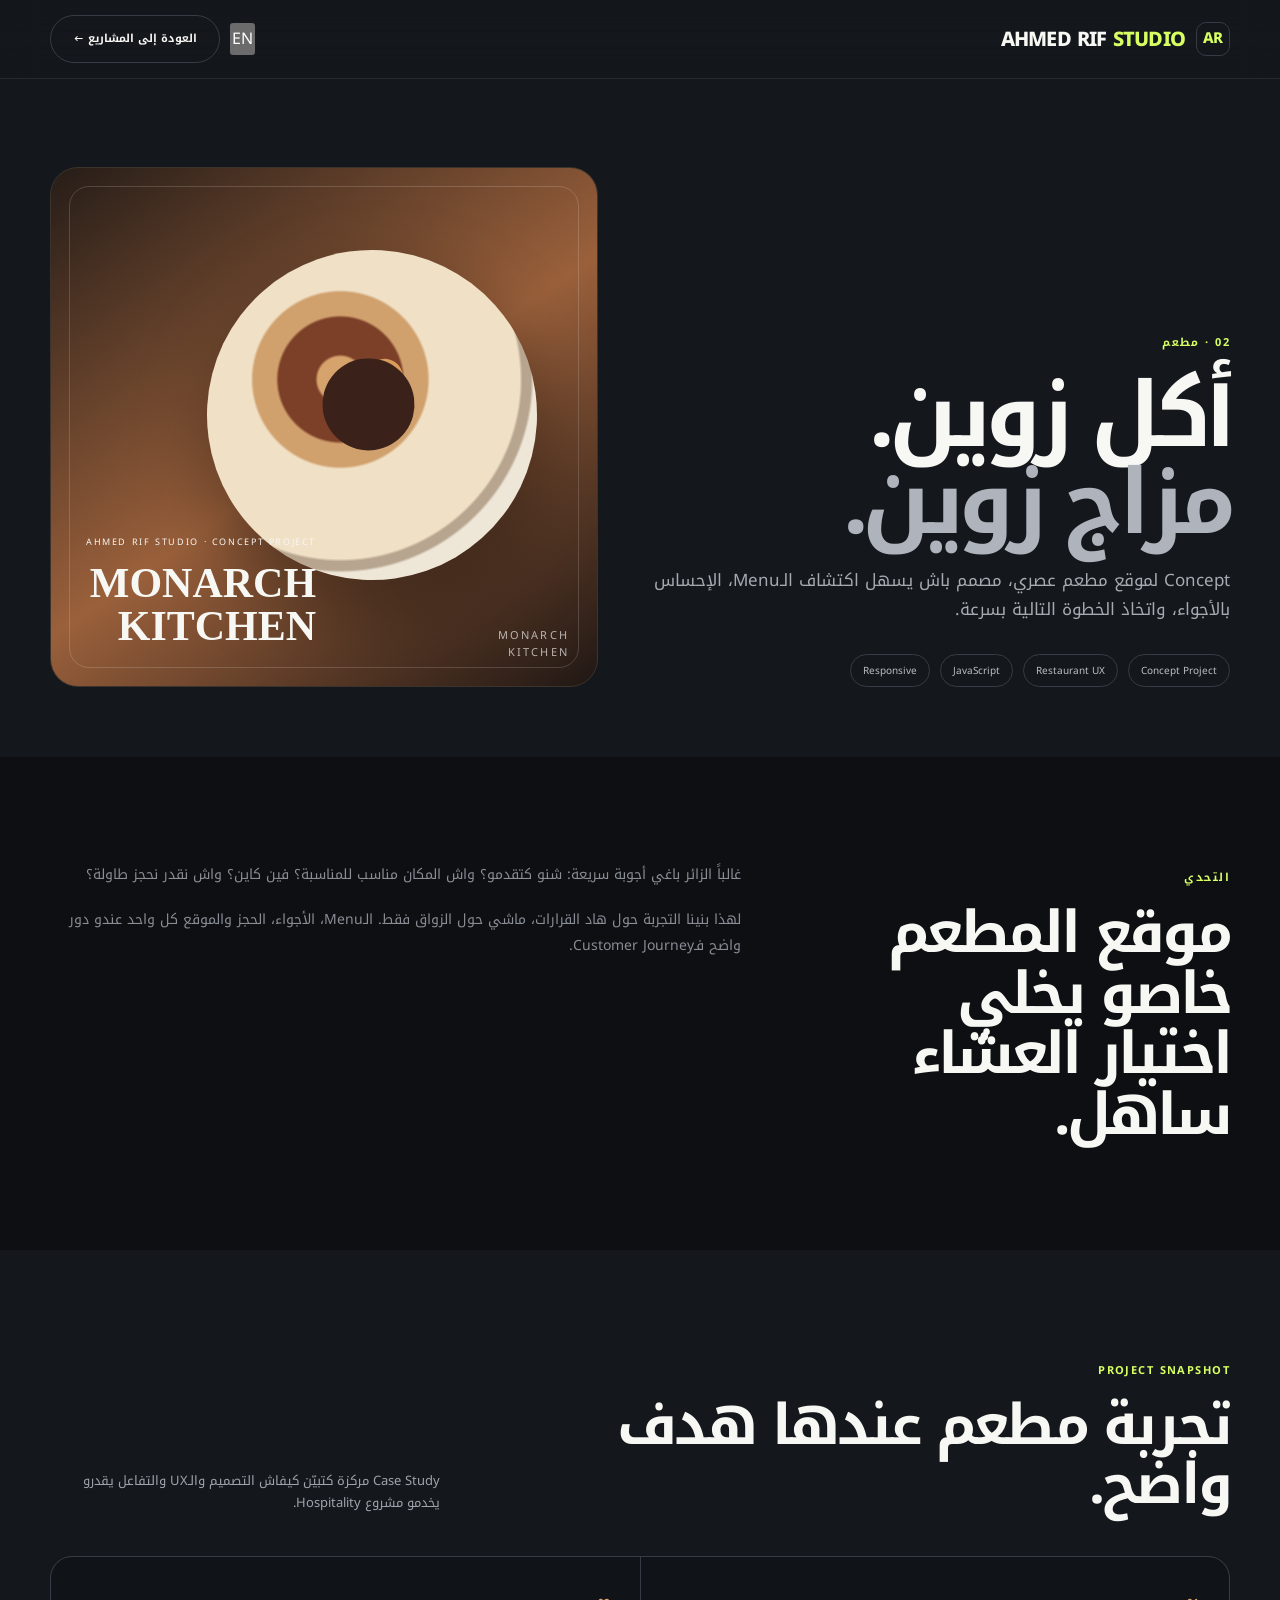
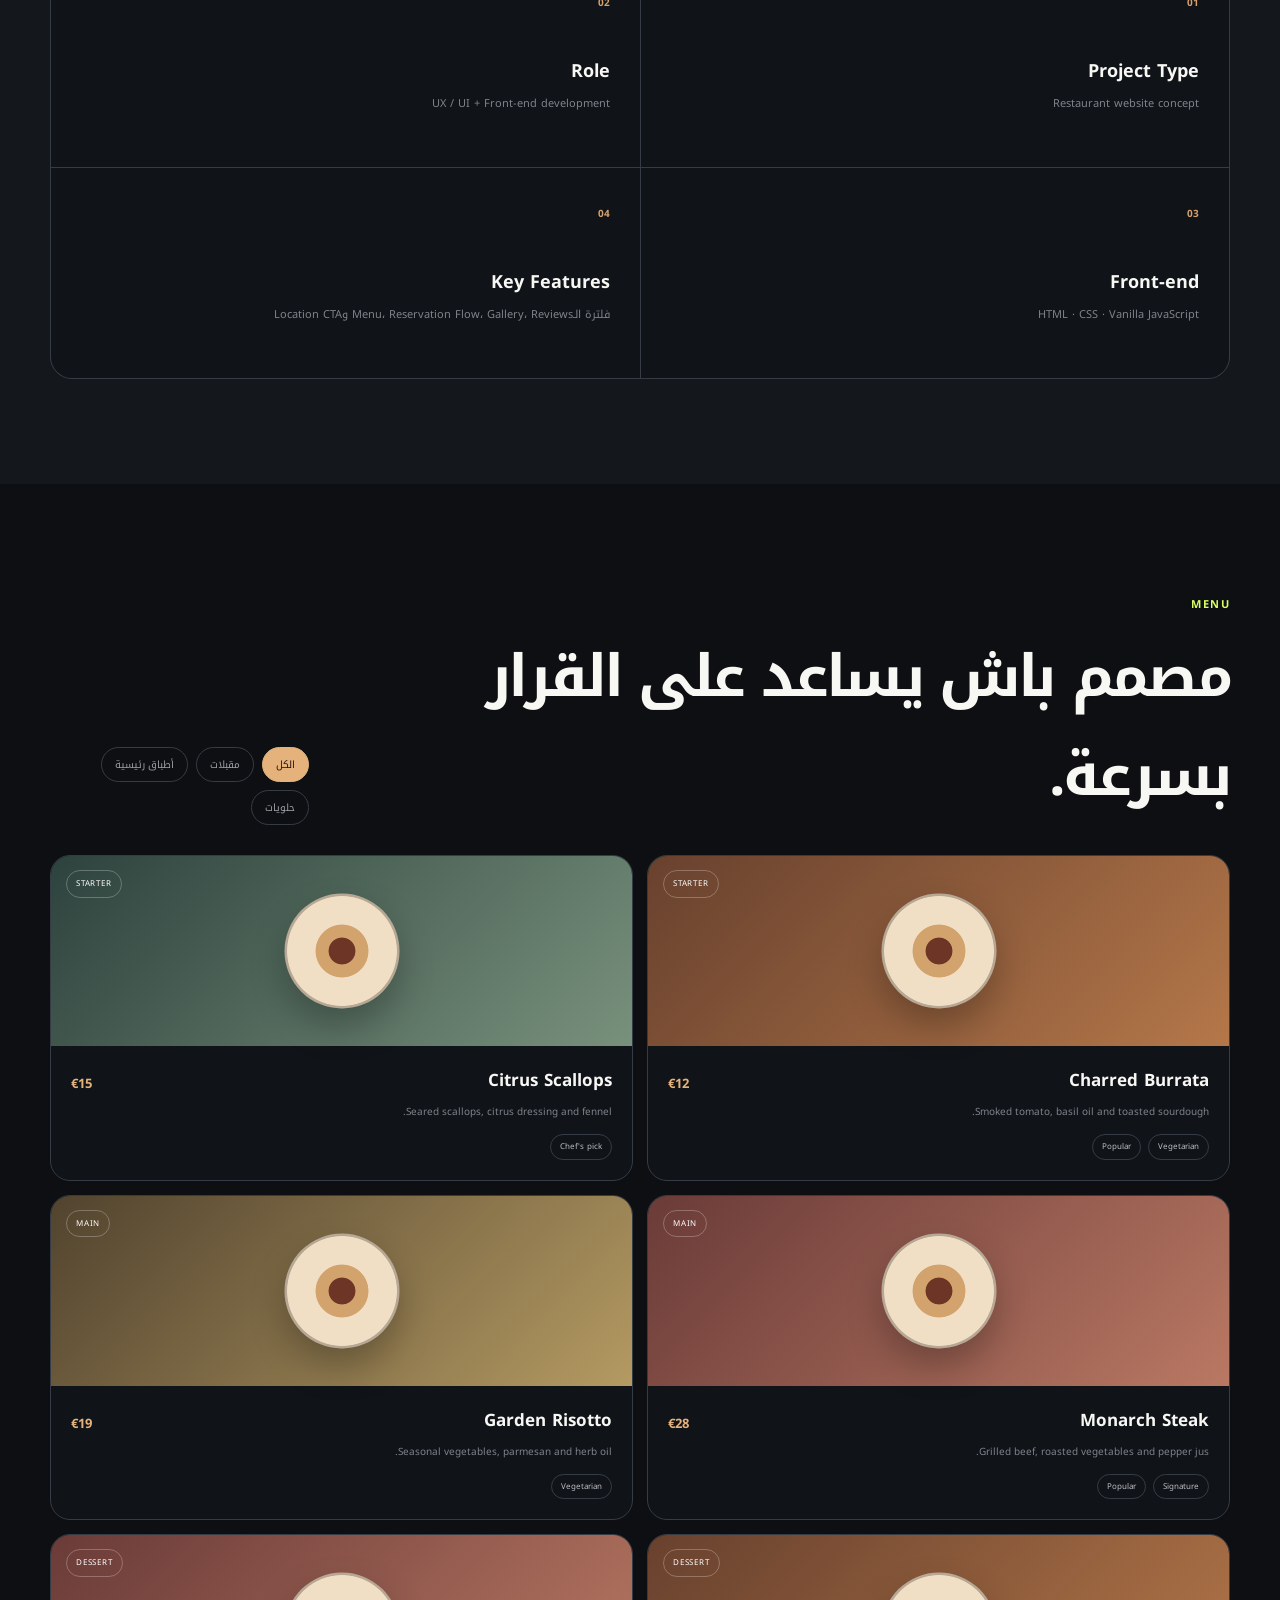
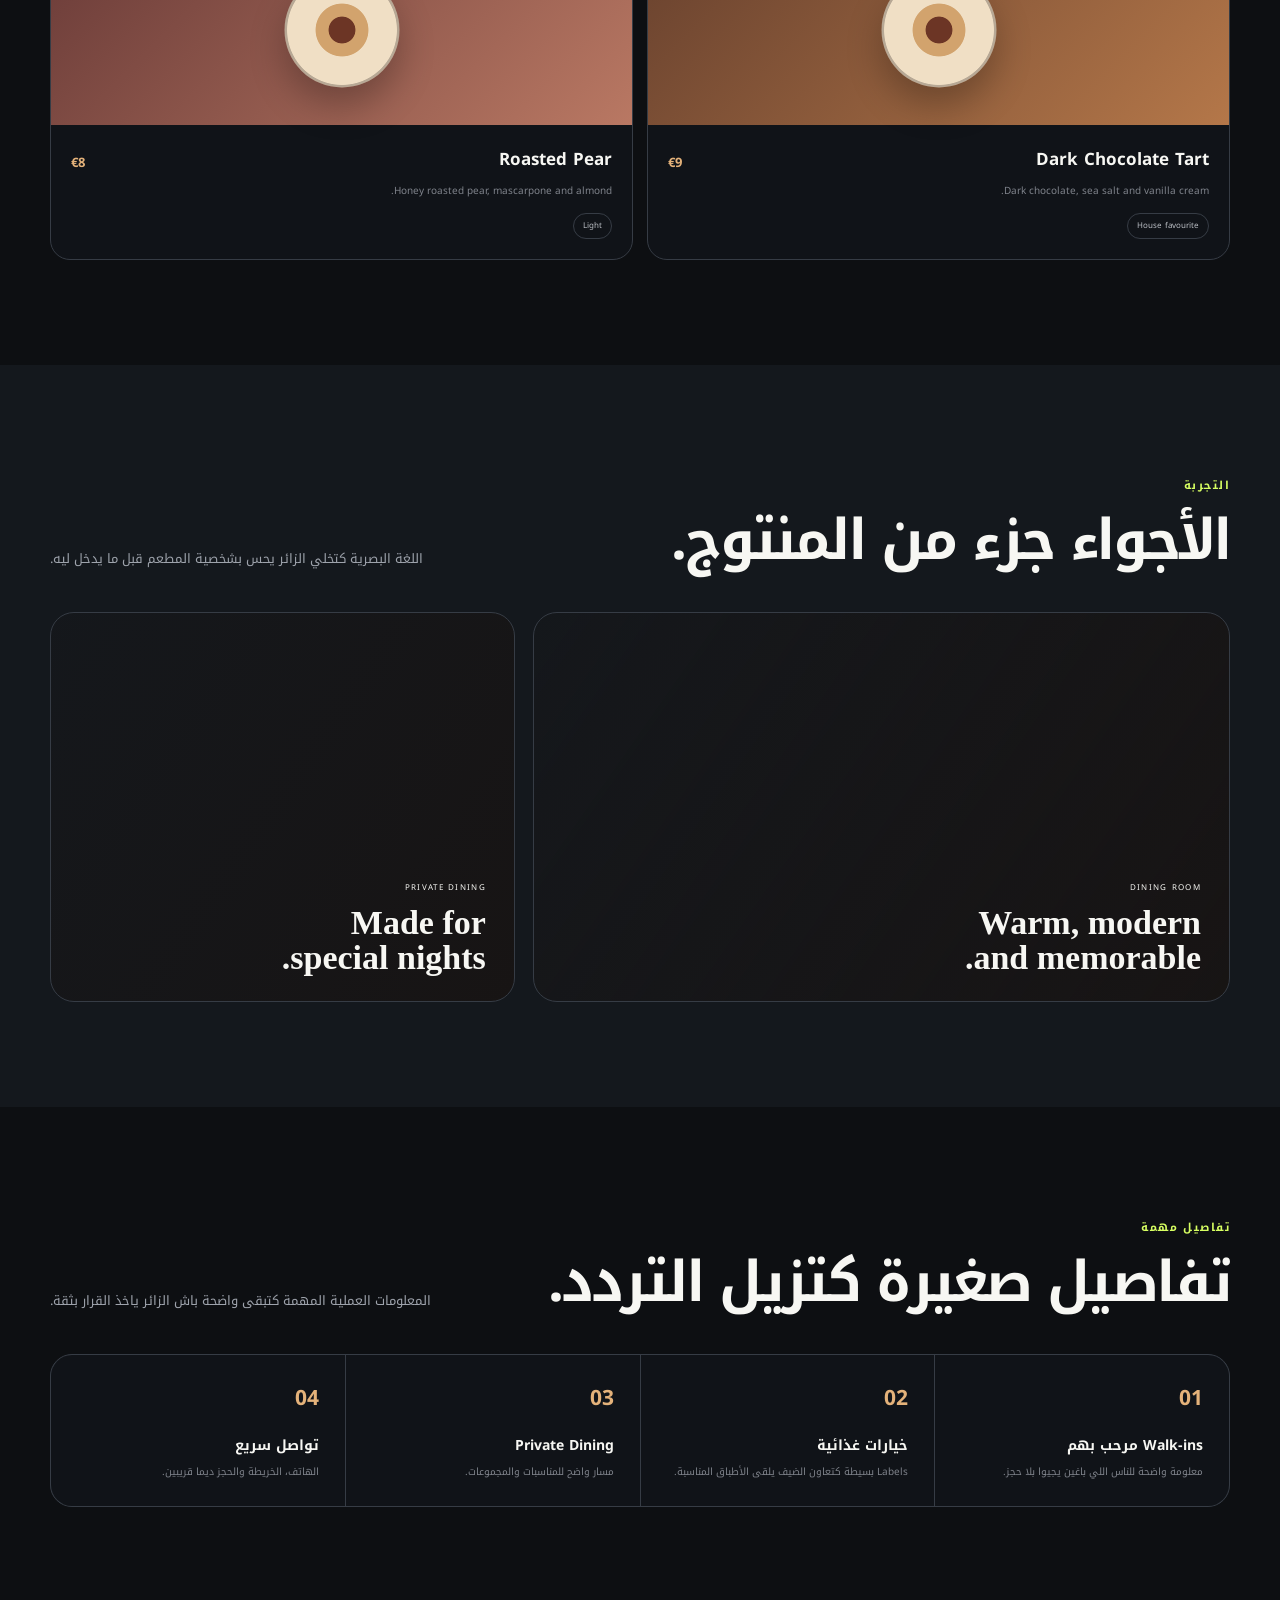
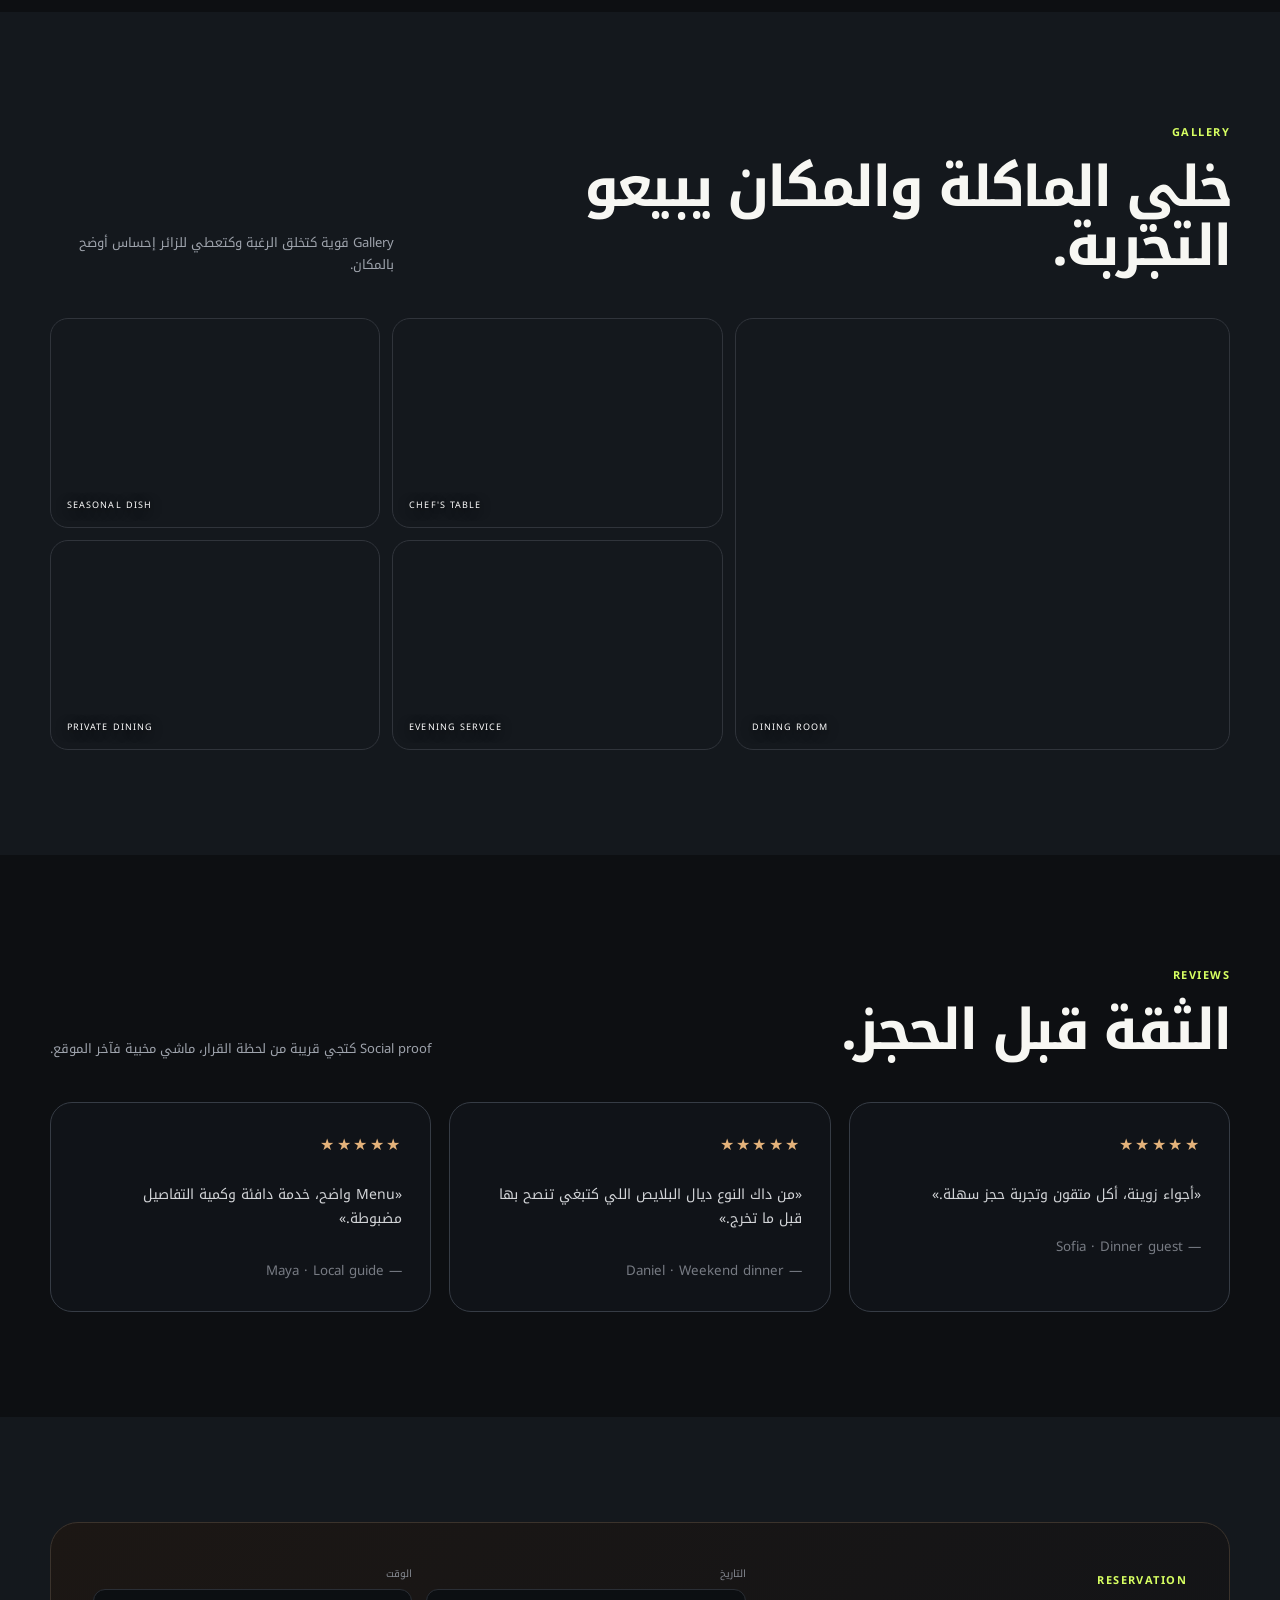
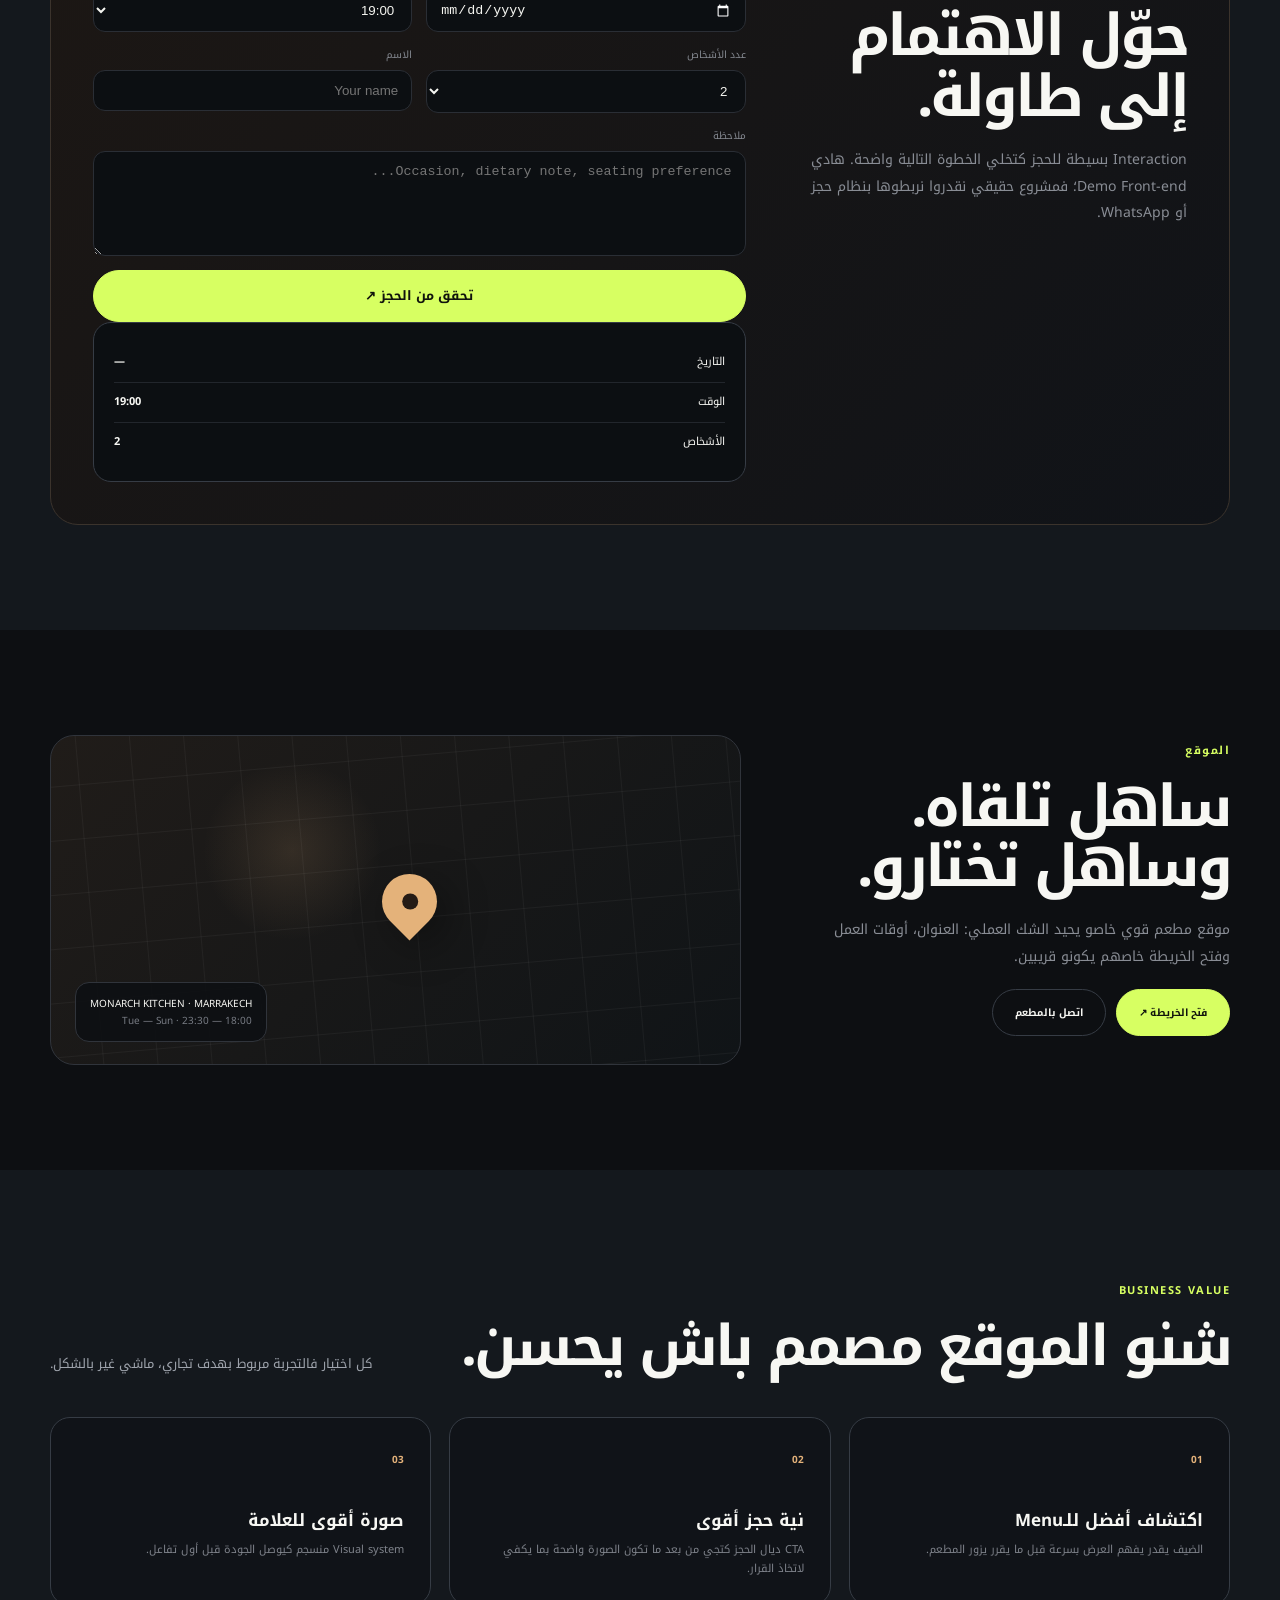
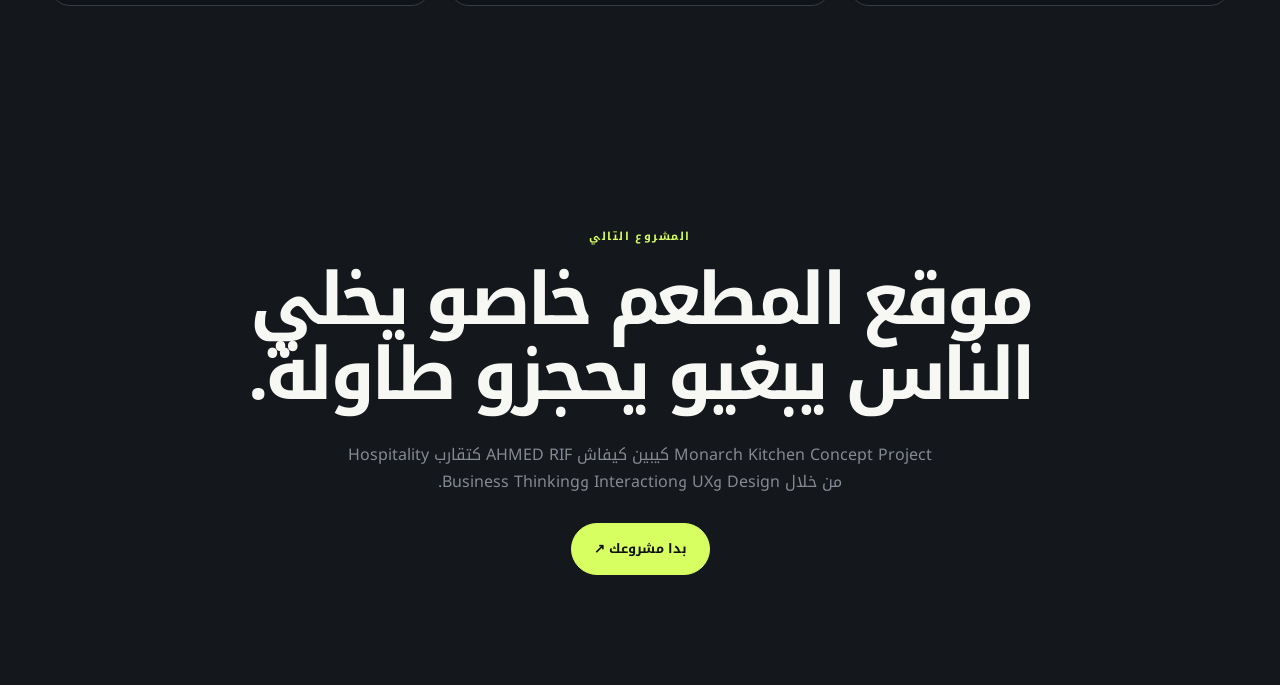
<file: projects/monarch-kitchen.html>
<!doctype html>
<html lang="en" dir="ltr">
<head>
<meta charset="UTF-8">
<meta name="theme-color" content="#0b0d10">
<meta name="color-scheme" content="dark">
<link rel="icon" href="../favicon.svg" type="image/svg+xml">
<link rel="preconnect" href="https://fonts.googleapis.com">
<link rel="preconnect" href="https://fonts.gstatic.com" crossorigin>
<link rel="stylesheet" href="https://fonts.googleapis.com/css2?family=DM+Sans:wght@400;500;600;700&family=Manrope:wght@400;500;600;700;800&family=Noto+Kufi+Arabic:wght@400;500;600;700;800&display=swap">
<meta name="viewport" content="width=device-width,initial-scale=1">
<meta name="description" content="Monarch Kitchen — a fictional modern restaurant case study and interactive website concept built around menu discovery, reservations and customer trust.">
<meta property="og:title" content="Monarch Kitchen — Restaurant Case Study">
<meta property="og:description" content="Monarch Kitchen — a fictional modern restaurant case study and interactive website concept built around menu discovery, reservations and customer trust.">
<meta property="og:type" content="website">
<meta property="og:site_name" content="AHMED RIF STUDIO">
<meta property="og:locale" content="en_US">
<title>Monarch Kitchen — Restaurant Case Study</title>
<link rel="stylesheet" href="../style.css">
<style>
.monarch-hero{padding:88px 0 70px}.monarch-hero-grid{display:grid;grid-template-columns:1fr .95fr;gap:55px;align-items:end}.monarch-title{font-size:clamp(52px,7vw,94px);line-height:.98;max-width:850px;margin:18px 0;letter-spacing:-.07em}.monarch-lead{font-size:17px;color:#a6aab1;max-width:680px}.monarch-hero-card{min-height:520px;border:1px solid #3b332c;border-radius:28px;overflow:hidden;position:relative;background:linear-gradient(145deg,#261d18,#9a603b 52%,#201714)}.monarch-hero-card:before{content:"";position:absolute;inset:18px;border:1px solid rgba(255,255,255,.16);border-radius:20px}.monarch-hero-card:after{content:"MONARCH\A KITCHEN";white-space:pre;position:absolute;right:28px;bottom:25px;font-size:11px;line-height:1.5;letter-spacing:.2em;color:rgba(255,255,255,.65)}.monarch-plate{position:absolute;width:330px;height:330px;border-radius:50%;right:11%;top:82px;background:radial-gradient(circle at 42% 38%,#d6a36c 0 8%,#7c3f28 9% 22%,#d0a06d 23% 31%,#f0e0c5 32% 64%,#b7a58f 65% 68%,#eee6d7 69%);box-shadow:0 35px 80px rgba(0,0,0,.38);transform:rotate(-8deg)}.monarch-plate:after{content:"";position:absolute;width:92px;height:92px;border-radius:50%;background:#3a2119;left:117px;top:108px;box-shadow:20px -25px 0 -28px #d99c5b}.monarch-hero-copy{position:absolute;left:35px;bottom:38px;z-index:2}.monarch-hero-copy small{letter-spacing:.18em;font-size:9px}.monarch-hero-copy strong{display:block;font-family:Georgia,serif;font-size:42px;line-height:1.02;margin-top:9px}.monarch-facts{display:flex;gap:10px;flex-wrap:wrap;margin-top:30px}.monarch-facts span,.menu-tags span{border:1px solid var(--line);border-radius:100px;padding:7px 12px;font-size:10px;color:#bbbfc5}.monarch-section{padding:105px 0}.monarch-dark{background:#0d0f12}.monarch-grid{display:grid;grid-template-columns:.75fr 1.25fr;gap:75px;align-items:start}.monarch-grid h2{font-size:clamp(36px,4.5vw,58px);line-height:1.05;letter-spacing:-.055em;margin-top:14px}.monarch-copy{color:#898d95;font-size:14px;max-width:690px}.monarch-copy p+p{margin-top:18px}.monarch-cards{display:grid;grid-template-columns:repeat(2,1fr);gap:1px;background:var(--line);border:1px solid var(--line);border-radius:22px;overflow:hidden}.monarch-card{background:#101318;padding:30px;min-height:210px}.monarch-card b{font-size:10px;color:#d7a26e}.monarch-card h3{margin:42px 0 8px;font-size:18px}.monarch-card p{font-size:11px;color:#7f838b}.menu-head{display:flex;justify-content:space-between;align-items:end;gap:30px;margin-bottom:30px}.menu-filter{display:flex;gap:8px;flex-wrap:wrap}.menu-filter button{border:1px solid var(--line);background:transparent;color:#9da1a8;border-radius:100px;padding:8px 13px;font-size:10px;cursor:pointer}.menu-filter button.active,.menu-filter button:hover{background:#e4b27a;border-color:#e4b27a;color:#201711}.menu-grid{display:grid;grid-template-columns:repeat(2,1fr);gap:14px}.dish{border:1px solid var(--line);border-radius:20px;overflow:hidden;background:#101318;transition:transform .25s ease,border-color .25s ease}.dish:hover{transform:translateY(-3px);border-color:#4a4038}.dish-visual{height:190px;position:relative;background:linear-gradient(135deg,#68412e,#b47749)}.dish:nth-child(2n) .dish-visual{background:linear-gradient(135deg,#2d423d,#78917c)}.dish:nth-child(3n) .dish-visual{background:linear-gradient(135deg,#6a3b38,#b97863)}.dish:nth-child(4n) .dish-visual{background:linear-gradient(135deg,#51432e,#b49a62)}.dish-visual:after{content:"";position:absolute;width:115px;height:115px;border-radius:50%;left:50%;top:50%;transform:translate(-50%,-50%);background:radial-gradient(circle,#6c3525 0 16%,#d2a36d 17% 32%,#f0dfc5 33% 67%,#b7a895 68% 72%,#efe8dc 73%);box-shadow:0 18px 35px rgba(0,0,0,.25)}.dish-visual span{position:absolute;z-index:2;left:15px;top:14px;border:1px solid rgba(255,255,255,.25);border-radius:100px;padding:6px 9px;font-size:8px;color:#fff;letter-spacing:.1em}.dish-body{padding:20px}.dish-top{display:flex;justify-content:space-between;gap:15px;align-items:start}.dish-body h3{font-size:17px}.dish-price{font-size:13px;color:#e4b27a;white-space:nowrap}.dish-body p{font-size:10px;color:#7f838b;margin-top:8px}.menu-tags{display:flex;gap:7px;flex-wrap:wrap;margin-top:14px}.menu-tags span{padding:5px 9px;font-size:8px}.experience-grid{display:grid;grid-template-columns:1.2fr .8fr;gap:18px}.experience-card{min-height:390px;border:1px solid var(--line);border-radius:24px;overflow:hidden;position:relative;background:linear-gradient(135deg,#3c2a22,#a66c42)}.experience-card.large{background:linear-gradient(125deg,rgba(25,18,15,.12),rgba(25,18,15,.65)),url('https://images.unsplash.com/photo-1517248135467-4c7edcad34c4?auto=format&fit=crop&w=1400&q=80') center/cover}.experience-card.small{background:linear-gradient(125deg,rgba(25,18,15,.1),rgba(25,18,15,.65)),url('https://images.unsplash.com/photo-1550966871-3ed3cdb5ed0c?auto=format&fit=crop&w=1000&q=80') center/cover}.experience-card .overlay-copy{position:absolute;left:28px;right:28px;bottom:25px}.overlay-copy small{font-size:8px;letter-spacing:.16em}.overlay-copy h3{font-family:Georgia,serif;font-size:34px;line-height:1.02;margin-top:8px}.amenities-grid{display:grid;grid-template-columns:repeat(4,1fr);gap:1px;background:var(--line);border:1px solid var(--line);border-radius:22px;overflow:hidden}.amenity{background:#101318;padding:26px}.amenity b{font-size:21px;color:#e4b27a}.amenity h3{font-size:14px;margin:18px 0 5px}.amenity p{font-size:10px;color:#7f838b}.restaurant-gallery{display:grid;grid-template-columns:1.2fr .8fr .8fr;grid-template-rows:210px 210px;gap:12px}.restaurant-gallery figure{margin:0;border-radius:18px;overflow:hidden;position:relative;border:1px solid #30343b;background-size:cover;background-position:center;cursor:zoom-in;transition:transform .25s ease,border-color .25s ease}.restaurant-gallery figure:hover{transform:translateY(-3px);border-color:#51463d}.restaurant-gallery figure:first-child{grid-row:span 2;background-image:url('https://images.unsplash.com/photo-1414235077428-338989a2e8c0?auto=format&fit=crop&w=1200&q=80')}.restaurant-gallery figure:nth-child(2){background-image:url('https://images.unsplash.com/photo-1559339352-11d035aa65de?auto=format&fit=crop&w=900&q=80')}.restaurant-gallery figure:nth-child(3){background-image:url('https://images.unsplash.com/photo-1515003197210-e0cd71810b5f?auto=format&fit=crop&w=900&q=80')}.restaurant-gallery figure:nth-child(4){background-image:url('https://images.unsplash.com/photo-1552566626-52f8b828add9?auto=format&fit=crop&w=900&q=80')}.restaurant-gallery figure:nth-child(5){background-image:url('https://images.unsplash.com/photo-1551218808-94e220e084d2?auto=format&fit=crop&w=900&q=80')}.restaurant-gallery figcaption{position:absolute;left:16px;bottom:14px;font-size:9px;letter-spacing:.12em;color:#fff;text-shadow:0 2px 12px #000}.review-grid{display:grid;grid-template-columns:repeat(3,1fr);gap:18px}.review{padding:28px;border:1px solid var(--line);border-radius:22px;background:#101318}.stars{color:#e4b27a;letter-spacing:.15em}.review blockquote{font-size:14px;line-height:1.7;margin:25px 0;color:#d3d5d8}.review small{color:#777b83}.reserve-box{background:linear-gradient(135deg,#1c1714,#101318);border:1px solid #3b332c;border-radius:28px;padding:42px}.reserve-grid{display:grid;grid-template-columns:.75fr 1.25fr;gap:50px;align-items:start}.reserve-form{display:grid;grid-template-columns:1fr 1fr;gap:14px}.field{display:flex;flex-direction:column;gap:7px}.field.full{grid-column:1/-1}.field label{font-size:10px;color:#858991}.field input,.field select,.field textarea{background:#0c0f12;border:1px solid #2a2e35;color:#f5f5f0;border-radius:12px;padding:12px 13px;outline:none}.field textarea{min-height:105px;resize:vertical}.reserve-summary{border:1px solid var(--line);border-radius:18px;padding:20px;background:#0c0f12}.reserve-summary div{display:flex;justify-content:space-between;padding:10px 0;border-bottom:1px solid #22262c;font-size:11px}.reserve-summary div:last-child{border:0}.reserve-result{display:none;margin-top:14px;border:1px solid rgba(228,178,122,.35);background:rgba(228,178,122,.06);padding:14px;border-radius:13px;font-size:11px;color:#dfd0c2}.reserve-result.show{display:block}.location-card{min-height:330px;border:1px solid #30343b;border-radius:24px;background:radial-gradient(circle at 35% 35%,rgba(228,178,122,.13),transparent 18%),linear-gradient(135deg,#201c19,#101417);position:relative;overflow:hidden}.location-card:before{content:"";position:absolute;inset:0;background-image:linear-gradient(rgba(255,255,255,.045) 1px,transparent 1px),linear-gradient(90deg,rgba(255,255,255,.045) 1px,transparent 1px);background-size:45px 45px;transform:rotate(-5deg) scale(1.2)}.location-pin{position:absolute;left:48%;top:42%;width:55px;height:55px;border-radius:50% 50% 50% 0;transform:rotate(-45deg);background:#e4b27a;box-shadow:0 15px 40px rgba(0,0,0,.35)}.location-pin:after{content:"";position:absolute;width:16px;height:16px;border-radius:50%;background:#251b15;left:20px;top:20px}.location-label{position:absolute;left:24px;bottom:22px;background:rgba(12,15,18,.85);border:1px solid #30343b;border-radius:14px;padding:12px 14px;font-size:10px}.location-actions{display:flex;gap:10px;flex-wrap:wrap;margin-top:18px}.location-actions a{font-size:10px}.monarch-value{display:grid;grid-template-columns:repeat(3,1fr);gap:18px}.value-card{border:1px solid var(--line);border-radius:20px;padding:26px;background:#101318}.value-card b{color:#e4b27a;font-size:10px}.value-card h3{font-size:17px;margin:34px 0 7px}.value-card p{font-size:11px;color:#7f838b}.monarch-cta{text-align:center;padding:110px 0}.monarch-cta h2{font-size:clamp(42px,6vw,72px);line-height:1.04;letter-spacing:-.06em;max-width:800px;margin:15px auto 28px}.monarch-cta p{color:#858991;max-width:600px;margin:0 auto 28px}.gallery-modal{position:fixed;inset:0;background:rgba(0,0,0,.82);display:none;align-items:center;justify-content:center;padding:24px;z-index:1000}.gallery-modal.show{display:flex}.gallery-modal-content{width:min(1000px,94vw);max-height:88vh;border:1px solid #3a3f46;border-radius:22px;overflow:hidden;background:#101318;box-shadow:0 30px 100px rgba(0,0,0,.55)}.gallery-modal-image{height:min(70vh,650px);background-size:cover;background-position:center}.gallery-modal-bar{display:flex;align-items:center;justify-content:space-between;padding:13px 16px}.gallery-modal-close{border:1px solid #343941;background:transparent;color:#fff;border-radius:100px;padding:8px 12px;cursor:pointer}.monarch-nav{display:flex;gap:10px;align-items:center}.monarch-nav .btn{font-size:11px}
@media(max-width:950px){.monarch-hero-grid,.monarch-grid,.reserve-grid,.experience-grid{grid-template-columns:1fr}.menu-grid{grid-template-columns:1fr 1fr}.amenities-grid{grid-template-columns:repeat(2,1fr)}.restaurant-gallery{grid-template-columns:1fr 1fr;grid-template-rows:260px 180px 180px}.restaurant-gallery figure:first-child{grid-row:span 1}.review-grid{grid-template-columns:1fr 1fr}.monarch-value{grid-template-columns:1fr 1fr}}
@media(max-width:620px){.monarch-hero{padding-top:55px}.monarch-hero-card{min-height:390px}.monarch-plate{width:230px;height:230px;right:8%;top:62px}.monarch-plate:after{width:65px;height:65px;left:83px;top:80px}.monarch-hero-copy{left:24px;bottom:25px}.monarch-hero-copy strong{font-size:32px}.monarch-section{padding:80px 0}.monarch-cards,.menu-grid,.review-grid,.monarch-value{grid-template-columns:1fr}.amenities-grid{grid-template-columns:1fr}.restaurant-gallery{grid-template-columns:1fr;grid-template-rows:250px 180px 180px 180px 180px}.restaurant-gallery figure:first-child{grid-row:span 1}.reserve-box{padding:28px 22px}.reserve-form{grid-template-columns:1fr}.field.full{grid-column:auto}.menu-head{display:block}.menu-filter{margin-top:20px}.experience-card{min-height:300px}.monarch-cta{padding:80px 0}}
</style>
</head>
<body>
<header class="site-header"><nav class="nav container monarch-nav"><a class="brand" href="../index.html"><span class="brand-mark">AR</span><span>AHMED RIF <span class="brand-dot">STUDIO</span></span></a><div style="display:flex;gap:10px;align-items:center"><button class="lang-small" id="monarchLang" aria-label="Switch language" type="button">AR</button><a class="btn btn-ghost" href="../index.html#work" data-i18n="back">← Back to work</a></div></nav></header>
<main>
<section class="monarch-hero"><div class="container monarch-hero-grid"><div><span class="kicker" data-i18n="kicker">02 · RESTAURANT</span><h1 class="monarch-title" data-i18n="title">Good food.<br><em>Good mood.</em></h1><p class="monarch-lead" data-i18n="lead">A modern restaurant website concept designed to make the menu easy to explore, the atmosphere easy to feel and the next action easy to take.</p><div class="monarch-facts"><span data-i18n="fact1">Concept Project</span><span data-i18n="fact2">Restaurant UX</span><span data-i18n="fact3">JavaScript</span><span data-i18n="fact4">Responsive</span></div></div><div class="monarch-hero-card"><div class="monarch-plate"></div><div class="monarch-hero-copy"><small>AHMED RIF STUDIO · CONCEPT PROJECT</small><strong>MONARCH<br>KITCHEN</strong></div></div></div></section>
<section class="monarch-section monarch-dark"><div class="container monarch-grid"><div><span class="kicker" data-i18n="challengeKicker">The challenge</span><h2 data-i18n="challengeTitle">A restaurant website should make choosing dinner feel easy.</h2></div><div class="monarch-copy"><p data-i18n="challengeText1">For a restaurant, visitors usually want answers quickly: What do you serve? Does the place fit the occasion? Where are you? Can I reserve a table?</p><p data-i18n="challengeText2">The concept was built around those decisions rather than around decoration alone. The interface gives the menu, atmosphere, reservation and location clear roles in the customer journey.</p></div></div></section>
<section class="monarch-section"><div class="container"><div class="section-head"><div><span class="kicker" data-i18n="snapshotKicker">Project snapshot</span><h2 data-i18n="snapshotTitle">A restaurant experience with a clear job.</h2></div><p data-i18n="snapshotText">A focused case study showing how visual design, UX and interaction can support a hospitality business.</p></div><div class="monarch-cards"><article class="monarch-card"><b>01</b><h3 data-i18n="snap1Title">Project Type</h3><p data-i18n="snap1Text">Restaurant website concept</p></article><article class="monarch-card"><b>02</b><h3 data-i18n="snap2Title">Role</h3><p data-i18n="snap2Text">UX / UI + Front-end development</p></article><article class="monarch-card"><b>03</b><h3 data-i18n="snap3Title">Front-end</h3><p>HTML · CSS · Vanilla JavaScript</p></article><article class="monarch-card"><b>04</b><h3 data-i18n="snap4Title">Key Features</h3><p data-i18n="snap4Text">Menu filtering, reservation flow, gallery, reviews and location CTA</p></article></div></div></section>
<section class="monarch-section monarch-dark"><div class="container"><div class="menu-head"><div><span class="kicker" data-i18n="menuKicker">Menu</span><h2 style="font-size:clamp(38px,5vw,58px);letter-spacing:-.05em;margin-top:12px" data-i18n="menuTitle">Built for quick decisions.</h2></div><div class="menu-filter" role="tablist" aria-label="Menu categories"><button class="active" data-filter="all" data-i18n="all">All</button><button data-filter="starters" data-i18n="starters">Starters</button><button data-filter="mains" data-i18n="mains">Mains</button><button data-filter="desserts" data-i18n="desserts">Desserts</button></div></div><div class="menu-grid"><article class="dish" data-category="starters"><div class="dish-visual"><span>STARTER</span></div><div class="dish-body"><div class="dish-top"><h3>Charred Burrata</h3><strong class="dish-price">€12</strong></div><p>Smoked tomato, basil oil and toasted sourdough.</p><div class="menu-tags"><span>Vegetarian</span><span>Popular</span></div></div></article><article class="dish" data-category="starters"><div class="dish-visual"><span>STARTER</span></div><div class="dish-body"><div class="dish-top"><h3>Citrus Scallops</h3><strong class="dish-price">€15</strong></div><p>Seared scallops, citrus dressing and fennel.</p><div class="menu-tags"><span>Chef's pick</span></div></div></article><article class="dish" data-category="mains"><div class="dish-visual"><span>MAIN</span></div><div class="dish-body"><div class="dish-top"><h3>Monarch Steak</h3><strong class="dish-price">€28</strong></div><p>Grilled beef, roasted vegetables and pepper jus.</p><div class="menu-tags"><span>Signature</span><span>Popular</span></div></div></article><article class="dish" data-category="mains"><div class="dish-visual"><span>MAIN</span></div><div class="dish-body"><div class="dish-top"><h3>Garden Risotto</h3><strong class="dish-price">€19</strong></div><p>Seasonal vegetables, parmesan and herb oil.</p><div class="menu-tags"><span>Vegetarian</span></div></div></article><article class="dish" data-category="desserts"><div class="dish-visual"><span>DESSERT</span></div><div class="dish-body"><div class="dish-top"><h3>Dark Chocolate Tart</h3><strong class="dish-price">€9</strong></div><p>Dark chocolate, sea salt and vanilla cream.</p><div class="menu-tags"><span>House favourite</span></div></div></article><article class="dish" data-category="desserts"><div class="dish-visual"><span>DESSERT</span></div><div class="dish-body"><div class="dish-top"><h3>Roasted Pear</h3><strong class="dish-price">€8</strong></div><p>Honey roasted pear, mascarpone and almond.</p><div class="menu-tags"><span>Light</span></div></div></article></div></div></section>
<section class="monarch-section"><div class="container"><div class="section-head"><div><span class="kicker" data-i18n="experienceKicker">The experience</span><h2 data-i18n="experienceTitle">The atmosphere is part of the product.</h2></div><p data-i18n="experienceText">The visual language gives the restaurant a personality before the guest ever walks through the door.</p></div><div class="experience-grid"><article class="experience-card large"><div class="overlay-copy"><small>DINING ROOM</small><h3>Warm, modern<br>and memorable.</h3></div></article><article class="experience-card small"><div class="overlay-copy"><small>PRIVATE DINING</small><h3>Made for<br>special nights.</h3></div></article></div></div></section>
<section class="monarch-section monarch-dark"><div class="container"><div class="section-head"><div><span class="kicker" data-i18n="amenitiesKicker">Guest essentials</span><h2 data-i18n="amenitiesTitle">Small details that remove friction.</h2></div><p data-i18n="amenitiesText">Important practical information stays visible so the customer can decide with confidence.</p></div><div class="amenities-grid"><article class="amenity"><b>01</b><h3 data-i18n="a1Title">Walk-ins welcome</h3><p data-i18n="a1Text">Clear availability guidance for spontaneous visits.</p></article><article class="amenity"><b>02</b><h3 data-i18n="a2Title">Dietary options</h3><p data-i18n="a2Text">Simple labels help guests scan suitable dishes.</p></article><article class="amenity"><b>03</b><h3 data-i18n="a3Title">Private dining</h3><p data-i18n="a3Text">A dedicated route for celebrations and groups.</p></article><article class="amenity"><b>04</b><h3 data-i18n="a4Title">Easy contact</h3><p data-i18n="a4Text">Phone, map and reservation actions are always close.</p></article></div></div></section>
<section class="monarch-section"><div class="container"><div class="section-head"><div><span class="kicker" data-i18n="galleryKicker">Gallery</span><h2 data-i18n="galleryTitle">Let the food and space sell the experience.</h2></div><p data-i18n="galleryText">A visual gallery creates desire and gives the customer a stronger sense of place.</p></div><div class="restaurant-gallery"><figure><figcaption>DINING ROOM</figcaption></figure><figure><figcaption>CHEF'S TABLE</figcaption></figure><figure><figcaption>SEASONAL DISH</figcaption></figure><figure><figcaption>EVENING SERVICE</figcaption></figure><figure><figcaption>PRIVATE DINING</figcaption></figure></div></div></section>
<section class="monarch-section monarch-dark"><div class="container"><div class="section-head"><div><span class="kicker" data-i18n="reviewsKicker">Reviews</span><h2 data-i18n="reviewsTitle">Trust before the reservation.</h2></div><p data-i18n="reviewsText">Social proof is positioned close to the decision point rather than hidden at the bottom of the site.</p></div><div class="review-grid"><article class="review"><div class="stars">★★★★★</div><blockquote data-i18n="review1">“Beautiful atmosphere, thoughtful food and an easy booking experience.”</blockquote><small>— Sofia · Dinner guest</small></article><article class="review"><div class="stars">★★★★★</div><blockquote data-i18n="review2">“The kind of place you want to recommend before you even leave.”</blockquote><small>— Daniel · Weekend dinner</small></article><article class="review"><div class="stars">★★★★★</div><blockquote data-i18n="review3">“Clear menu, warm service and exactly the right amount of detail.”</blockquote><small>— Maya · Local guide</small></article></div></div></section>
<section class="monarch-section"><div class="container"><div class="reserve-box"><div class="reserve-grid"><div><span class="kicker" data-i18n="reserveKicker">Reservation</span><h2 style="font-size:clamp(38px,4.5vw,58px);line-height:1.05;letter-spacing:-.055em;margin-top:14px" data-i18n="reserveTitle">Turn interest into a table.</h2><p class="monarch-copy" style="margin-top:20px" data-i18n="reserveText">A simple reservation interaction keeps the next step focused. This is a front-end demo; a production site could connect the same flow to a booking platform or restaurant system.</p></div><div><form class="reserve-form" id="reserveForm"><div class="field"><label for="reserveDate" data-i18n="dateLabel">Date</label><input id="reserveDate" type="date" required></div><div class="field"><label for="reserveTime" data-i18n="timeLabel">Time</label><select id="reserveTime"><option>19:00</option><option>19:30</option><option>20:00</option><option>20:30</option><option>21:00</option></select></div><div class="field"><label for="reserveGuests" data-i18n="guestsLabel">Guests</label><select id="reserveGuests"><option value="2">2</option><option value="3">3</option><option value="4">4</option><option value="5">5</option><option value="6">6</option></select></div><div class="field"><label for="reserveName" data-i18n="nameLabel">Name</label><input id="reserveName" type="text" autocomplete="name" required placeholder="Your name"></div><div class="field full"><label for="reserveNote" data-i18n="noteLabel">Note</label><textarea id="reserveNote" placeholder="Occasion, dietary note, seating preference..."></textarea></div><div class="field full"><button class="btn btn-primary" type="submit" data-i18n="reserveButton">Check reservation ↗</button></div></form><div class="reserve-summary"><div><span data-i18n="summaryDate">Date</span><strong id="summaryDate">—</strong></div><div><span data-i18n="summaryTime">Time</span><strong id="summaryTime">19:00</strong></div><div><span data-i18n="summaryGuests">Guests</span><strong id="summaryGuests">2</strong></div></div><div class="reserve-result" id="reserveResult" role="status" aria-live="polite"></div></div></div></div></div></section>
<section class="monarch-section monarch-dark"><div class="container"><div class="monarch-grid"><div><span class="kicker" data-i18n="locationKicker">Location</span><h2 data-i18n="locationTitle">Easy to find.<br>Easy to choose.</h2><p class="monarch-copy" style="margin-top:20px" data-i18n="locationText">A strong restaurant website should remove practical uncertainty: address, opening hours and a direct map action should never be more than one click away.</p><div class="location-actions"><a class="btn btn-primary" href="https://www.google.com/maps/search/?api=1&query=Monarch+Kitchen" target="_blank" rel="noopener" data-i18n="mapButton">Open in Maps ↗</a><a class="btn btn-ghost" href="tel:+212500000000" data-i18n="callButton">Call restaurant</a></div></div><div class="location-card"><div class="location-pin"></div><div class="location-label">MONARCH KITCHEN · MARRAKECH<br><span style="color:#777b83">18:00 — 23:30 · Tue — Sun</span></div></div></div></div></section>
<section class="monarch-section"><div class="container"><div class="section-head"><div><span class="kicker" data-i18n="valueKicker">Business value</span><h2 data-i18n="valueTitle">What the website is designed to improve.</h2></div><p data-i18n="valueText">The interface choices are tied to business outcomes, not just visual polish.</p></div><div class="monarch-value"><article class="value-card"><b>01</b><h3 data-i18n="value1Title">More menu discovery</h3><p data-i18n="value1Text">Guests can understand the offer quickly before deciding whether to visit.</p></article><article class="value-card"><b>02</b><h3 data-i18n="value2Title">More reservation intent</h3><p data-i18n="value2Text">The booking CTA appears after enough context has been built to support the decision.</p></article><article class="value-card"><b>03</b><h3 data-i18n="value3Title">Stronger brand perception</h3><p data-i18n="value3Text">A cohesive visual system communicates quality before the first interaction.</p></article></div></div></section>
<section class="monarch-cta"><div class="container"><span class="kicker" data-i18n="ctaKicker">Next project</span><h2 data-i18n="ctaTitle">A restaurant website should make people want to book a table.</h2><p data-i18n="ctaText">Monarch Kitchen is a concept project showing how AHMED RIF approaches hospitality through design, UX, interaction and business thinking.</p><a class="btn btn-primary" href="../index.html#contact" data-i18n="ctaButton">Start a project ↗</a></div></section>
</main>
<div class="gallery-modal" id="galleryModal" aria-hidden="true"><div class="gallery-modal-content"><div class="gallery-modal-image" id="galleryModalImage"></div><div class="gallery-modal-bar"><span id="galleryModalCaption">Gallery</span><button class="gallery-modal-close" id="galleryModalClose" type="button" data-i18n="close">Close</button></div></div></div>
<script>
const t={en:{back:'← Back to work',kicker:'02 · RESTAURANT',title:'Good food.<br><em>Good mood.</em>',lead:'A modern restaurant website concept designed to make the menu easy to explore, the atmosphere easy to feel and the next action easy to take.',fact1:'Concept Project',fact2:'Restaurant UX',fact3:'JavaScript',fact4:'Responsive',challengeKicker:'The challenge',challengeTitle:'A restaurant website should make choosing dinner feel easy.',challengeText1:'For a restaurant, visitors usually want answers quickly: What do you serve? Does the place fit the occasion? Where are you? Can I reserve a table?',challengeText2:'The concept was built around those decisions rather than around decoration alone. The interface gives the menu, atmosphere, reservation and location clear roles in the customer journey.',snapshotKicker:'Project snapshot',snapshotTitle:'A restaurant experience with a clear job.',snapshotText:'A focused case study showing how visual design, UX and interaction can support a hospitality business.',snap1Title:'Project Type',snap1Text:'Restaurant website concept',snap2Title:'Role',snap2Text:'UX / UI + Front-end development',snap3Title:'Front-end',snap4Title:'Key Features',snap4Text:'Menu filtering, reservation flow, gallery, reviews and location CTA',menuKicker:'Menu',menuTitle:'Built for quick decisions.',all:'All',starters:'Starters',mains:'Mains',desserts:'Desserts',experienceKicker:'The experience',experienceTitle:'The atmosphere is part of the product.',experienceText:'The visual language gives the restaurant a personality before the guest ever walks through the door.',amenitiesKicker:'Guest essentials',amenitiesTitle:'Small details that remove friction.',amenitiesText:'Important practical information stays visible so the customer can decide with confidence.',a1Title:'Walk-ins welcome',a1Text:'Clear availability guidance for spontaneous visits.',a2Title:'Dietary options',a2Text:'Simple labels help guests scan suitable dishes.',a3Title:'Private dining',a3Text:'A dedicated route for celebrations and groups.',a4Title:'Easy contact',a4Text:'Phone, map and reservation actions are always close.',galleryKicker:'Gallery',galleryTitle:'Let the food and space sell the experience.',galleryText:'A visual gallery creates desire and gives the customer a stronger sense of place.',reviewsKicker:'Reviews',reviewsTitle:'Trust before the reservation.',reviewsText:'Social proof is positioned close to the decision point rather than hidden at the bottom of the site.',review1:'“Beautiful atmosphere, thoughtful food and an easy booking experience.”',review2:'“The kind of place you want to recommend before you even leave.”',review3:'“Clear menu, warm service and exactly the right amount of detail.”',reserveKicker:'Reservation',reserveTitle:'Turn interest into a table.',reserveText:'A simple reservation interaction keeps the next step focused. This is a front-end demo; a production site could connect the same flow to a booking platform or restaurant system.',dateLabel:'Date',timeLabel:'Time',guestsLabel:'Guests',nameLabel:'Name',noteLabel:'Note',reserveButton:'Check reservation ↗',summaryDate:'Date',summaryTime:'Time',summaryGuests:'Guests',mapButton:'Open in Maps ↗',callButton:'Call restaurant',locationKicker:'Location',locationTitle:'Easy to find.<br>Easy to choose.',locationText:'A strong restaurant website should remove practical uncertainty: address, opening hours and a direct map action should never be more than one click away.',valueKicker:'Business value',valueTitle:'What the website is designed to improve.',valueText:'The interface choices are tied to business outcomes, not just visual polish.',value1Title:'More menu discovery',value1Text:'Guests can understand the offer quickly before deciding whether to visit.',value2Title:'More reservation intent',value2Text:'The booking CTA appears after enough context has been built to support the decision.',value3Title:'Stronger brand perception',value3Text:'A cohesive visual system communicates quality before the first interaction.',ctaKicker:'Next project',ctaTitle:'A restaurant website should make people want to book a table.',ctaText:'Monarch Kitchen is a concept project showing how AHMED RIF approaches hospitality through design, UX, interaction and business thinking.',ctaButton:'Start a project ↗',close:'Close',result:'Thanks {name}. Your demo reservation request is ready for {guests} guests on {date} at {time}. In a real project, this flow could connect to a booking system or WhatsApp.'},ar:{back:'العودة إلى المشاريع ←',kicker:'02 · مطعم',title:'أكل زوين.<br><em>مزاج زوين.</em>',lead:'Concept لموقع مطعم عصري، مصمم باش يسهل اكتشاف الـMenu، الإحساس بالأجواء، واتخاذ الخطوة التالية بسرعة.',fact1:'Concept Project',fact2:'Restaurant UX',fact3:'JavaScript',fact4:'Responsive',challengeKicker:'التحدي',challengeTitle:'موقع المطعم خاصو يخلي اختيار العشاء ساهل.',challengeText1:'غالباً الزائر باغي أجوبة سريعة: شنو كتقدمو؟ واش المكان مناسب للمناسبة؟ فين كاين؟ واش نقدر نحجز طاولة؟',challengeText2:'لهذا بنينا التجربة حول هاد القرارات، ماشي حول الزواق فقط. الـMenu، الأجواء، الحجز والموقع كل واحد عندو دور واضح فـCustomer Journey.',snapshotKicker:'Project Snapshot',snapshotTitle:'تجربة مطعم عندها هدف واضح.',snapshotText:'Case Study مركزة كتبيّن كيفاش التصميم والـUX والتفاعل يقدرو يخدمو مشروع Hospitality.',snap1Title:'Project Type',snap1Text:'Restaurant website concept',snap2Title:'Role',snap2Text:'UX / UI + Front-end development',snap3Title:'Front-end',snap4Title:'Key Features',snap4Text:'فلترة الـMenu، Reservation Flow، Gallery، Reviews وLocation CTA',menuKicker:'Menu',menuTitle:'مصمم باش يساعد على القرار بسرعة.',all:'الكل',starters:'مقبلات',mains:'أطباق رئيسية',desserts:'حلويات',experienceKicker:'التجربة',experienceTitle:'الأجواء جزء من المنتوج.',experienceText:'اللغة البصرية كتخلي الزائر يحس بشخصية المطعم قبل ما يدخل ليه.',amenitiesKicker:'تفاصيل مهمة',amenitiesTitle:'تفاصيل صغيرة كتزيل التردد.',amenitiesText:'المعلومات العملية المهمة كتبقى واضحة باش الزائر ياخذ القرار بثقة.',a1Title:'Walk-ins مرحب بهم',a1Text:'معلومة واضحة للناس اللي باغين يجيوا بلا حجز.',a2Title:'خيارات غذائية',a2Text:'Labels بسيطة كتعاون الضيف يلقى الأطباق المناسبة.',a3Title:'Private Dining',a3Text:'مسار واضح للمناسبات والمجموعات.',a4Title:'تواصل سريع',a4Text:'الهاتف، الخريطة والحجز ديما قريبين.',galleryKicker:'Gallery',galleryTitle:'خلي الماكلة والمكان يبيعو التجربة.',galleryText:'Gallery قوية كتخلق الرغبة وكتعطي للزائر إحساس أوضح بالمكان.',reviewsKicker:'Reviews',reviewsTitle:'الثقة قبل الحجز.',reviewsText:'Social proof كتجي قريبة من لحظة القرار، ماشي مخبية فآخر الموقع.',review1:'«أجواء زوينة، أكل متقون وتجربة حجز سهلة.»',review2:'«من داك النوع ديال البلايص اللي كتبغي تنصح بها قبل ما تخرج.»',review3:'«Menu واضح، خدمة دافئة وكمية التفاصيل مضبوطة.»',reserveKicker:'Reservation',reserveTitle:'حوّل الاهتمام إلى طاولة.',reserveText:'Interaction بسيطة للحجز كتخلي الخطوة التالية واضحة. هادي Demo Front-end؛ فمشروع حقيقي نقدروا نربطوها بنظام حجز أو WhatsApp.',dateLabel:'التاريخ',timeLabel:'الوقت',guestsLabel:'عدد الأشخاص',nameLabel:'الاسم',noteLabel:'ملاحظة',reserveButton:'تحقق من الحجز ↗',summaryDate:'التاريخ',summaryTime:'الوقت',summaryGuests:'الأشخاص',mapButton:'فتح الخريطة ↗',callButton:'اتصل بالمطعم',locationKicker:'الموقع',locationTitle:'ساهل تلقاه.<br>وساهل تختارو.',locationText:'موقع مطعم قوي خاصو يحيد الشك العملي: العنوان، أوقات العمل وفتح الخريطة خاصهم يكونو قريبين.',valueKicker:'Business Value',valueTitle:'شنو الموقع مصمم باش يحسن.',valueText:'كل اختيار فالتجربة مربوط بهدف تجاري، ماشي غير بالشكل.',value1Title:'اكتشاف أفضل للـMenu',value1Text:'الضيف يقدر يفهم العرض بسرعة قبل ما يقرر يزور المطعم.',value2Title:'نية حجز أقوى',value2Text:'CTA ديال الحجز كتجي من بعد ما تكون الصورة واضحة بما يكفي لاتخاذ القرار.',value3Title:'صورة أقوى للعلامة',value3Text:'Visual system منسجم كيوصل الجودة قبل أول تفاعل.',ctaKicker:'المشروع التالي',ctaTitle:'موقع المطعم خاصو يخلي الناس يبغيو يحجزو طاولة.',ctaText:'Monarch Kitchen Concept Project كيبين كيفاش AHMED RIF كتقارب Hospitality من خلال Design وUX وInteraction وBusiness Thinking.',ctaButton:'بدا مشروعك ↗',close:'إغلاق',result:'شكراً {name}. طلب Demo ديال الحجز جاهز لـ {guests} أشخاص نهار {date} مع {time}. فمشروع حقيقي نقدروا نربطو هاد الـFlow بنظام الحجز أو WhatsApp.'}};
function setLang(lang){const d=t[lang];document.documentElement.lang=lang;document.documentElement.dir=lang==='ar'?'rtl':'ltr';document.body.dir=lang==='ar'?'rtl':'ltr';document.querySelectorAll('[data-i18n]').forEach(el=>{const key=el.dataset.i18n;if(d[key]!==undefined)el.innerHTML=d[key]});document.getElementById('monarchLang').textContent=lang==='ar'?'EN':'AR';localStorage.setItem('ahmed-rif-lang',lang);document.title=lang==='ar'?'Monarch Kitchen — دراسة حالة مطعم':'Monarch Kitchen — Restaurant Case Study'}
setLang(localStorage.getItem('ahmed-rif-lang')||'ar');document.getElementById('monarchLang').onclick=()=>setLang(document.documentElement.lang==='ar'?'en':'ar');
const filterButtons=document.querySelectorAll('.menu-filter button');const dishes=document.querySelectorAll('.dish');filterButtons.forEach(btn=>btn.addEventListener('click',()=>{filterButtons.forEach(b=>b.classList.remove('active'));btn.classList.add('active');const filter=btn.dataset.filter;dishes.forEach(d=>{d.style.display=filter==='all'||d.dataset.category===filter?'block':'none'})}));
const reserveDate=document.getElementById('reserveDate'),reserveTime=document.getElementById('reserveTime'),reserveGuests=document.getElementById('reserveGuests'),reserveName=document.getElementById('reserveName'),reserveForm=document.getElementById('reserveForm'),reserveResult=document.getElementById('reserveResult');const summaryDate=document.getElementById('summaryDate'),summaryTime=document.getElementById('summaryTime'),summaryGuests=document.getElementById('summaryGuests');const today=new Date().toISOString().split('T')[0];reserveDate.min=today;function updateReserveSummary(){summaryDate.textContent=reserveDate.value||'—';summaryTime.textContent=reserveTime.value;summaryGuests.textContent=reserveGuests.value} [reserveDate,reserveTime,reserveGuests].forEach(el=>el.addEventListener('change',updateReserveSummary));updateReserveSummary();reserveForm.addEventListener('submit',e=>{e.preventDefault();const lang=document.documentElement.lang;const name=reserveName.value.trim();if(!reserveDate.value||!name){reserveResult.textContent=lang==='ar'?'دخل الاسم والتاريخ من فضلك.':'Please enter your name and choose a date.';reserveResult.classList.add('show');return}const d=t[lang];reserveResult.textContent=d.result.replace('{name}',name).replace('{guests}',reserveGuests.value).replace('{date}',reserveDate.value).replace('{time}',reserveTime.value);reserveResult.classList.add('show')});
const galleryModal=document.getElementById('galleryModal'),galleryImage=document.getElementById('galleryModalImage'),galleryCaption=document.getElementById('galleryModalCaption'),galleryClose=document.getElementById('galleryModalClose');document.querySelectorAll('.restaurant-gallery figure').forEach(fig=>fig.addEventListener('click',()=>{galleryImage.style.backgroundImage=getComputedStyle(fig).backgroundImage;galleryCaption.textContent=fig.querySelector('figcaption')?.textContent||'Gallery';galleryModal.classList.add('show');galleryModal.setAttribute('aria-hidden','false')}));function closeGallery(){galleryModal.classList.remove('show');galleryModal.setAttribute('aria-hidden','true')}galleryClose.addEventListener('click',closeGallery);galleryModal.addEventListener('click',e=>{if(e.target===galleryModal)closeGallery()});document.addEventListener('keydown',e=>{if(e.key==='Escape')closeGallery()});
</script>

<script>
/* v0.9 modal accessibility: focus return, Escape, and scroll lock. */
(function(){
  const modals=[...document.querySelectorAll('.gallery-modal,.room-details-modal,.northline-modal')];
  if(!modals.length) return;
  const state=new Map();
  const isOpen=m=>m.classList.contains('show');
  function sync(){
    const any=modals.some(isOpen);
    document.body.classList.toggle('modal-open',any);
  }
  modals.forEach(modal=>{
    const close=modal.querySelector('button');
    const focusables=()=>[...modal.querySelectorAll('button,a,input,select,textarea,[tabindex]:not([tabindex="-1"])')].filter(el=>!el.disabled);
    const observer=new MutationObserver(()=>{
      if(isOpen(modal)){
        sync();
        const previous=state.get(modal);
        if(!previous) state.set(modal,document.activeElement);
        (close||focusables()[0])?.focus();
      } else {
        sync();
        const previous=state.get(modal);
        if(previous && document.contains(previous)) previous.focus();
        state.delete(modal);
      }
    });
    observer.observe(modal,{attributes:true,attributeFilter:['class']});
    modal.addEventListener('keydown',e=>{
      if(e.key==='Escape'){
        if(close) close.click();
        return;
      }
      if(e.key!=='Tab') return;
      const items=focusables(); if(!items.length) return;
      const first=items[0],last=items[items.length-1];
      if(e.shiftKey && document.activeElement===first){e.preventDefault();last.focus();}
      else if(!e.shiftKey && document.activeElement===last){e.preventDefault();first.focus();}
    });
  });
})();
</script>
</body></html>
</file>
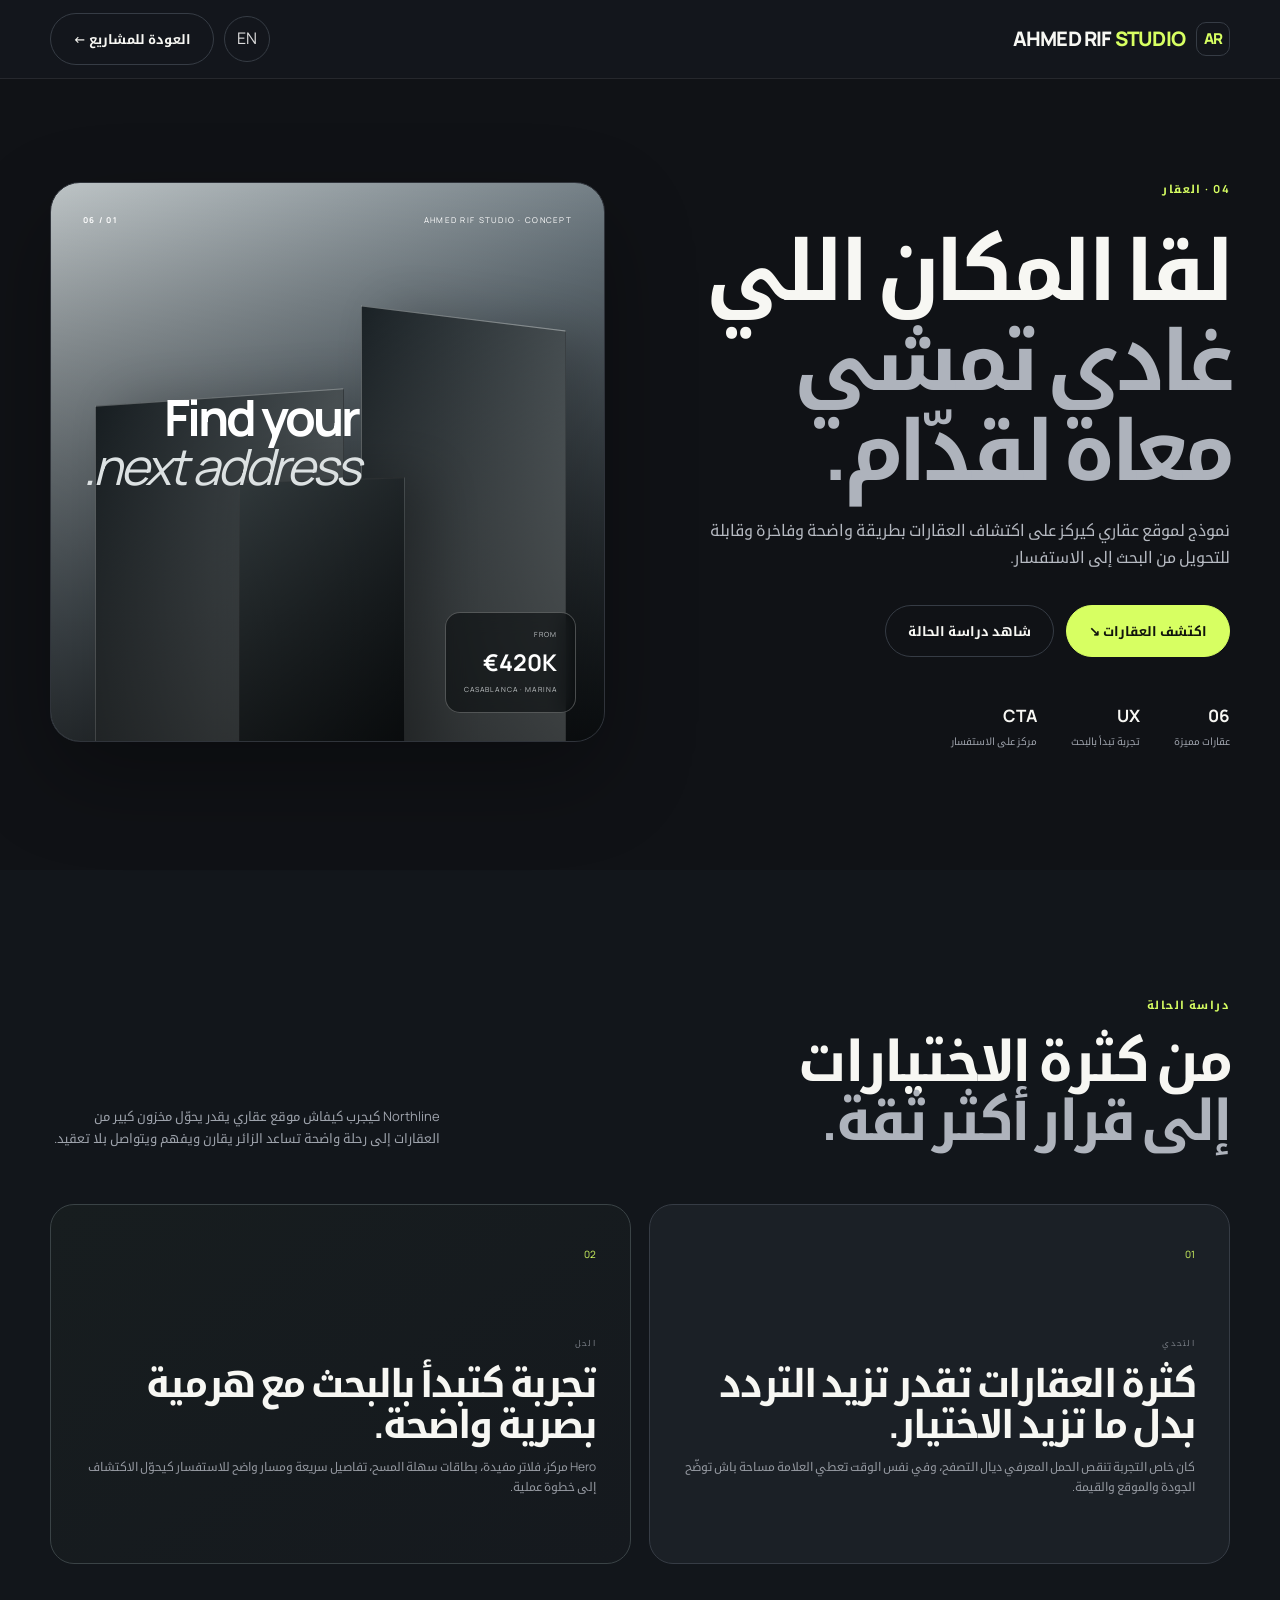
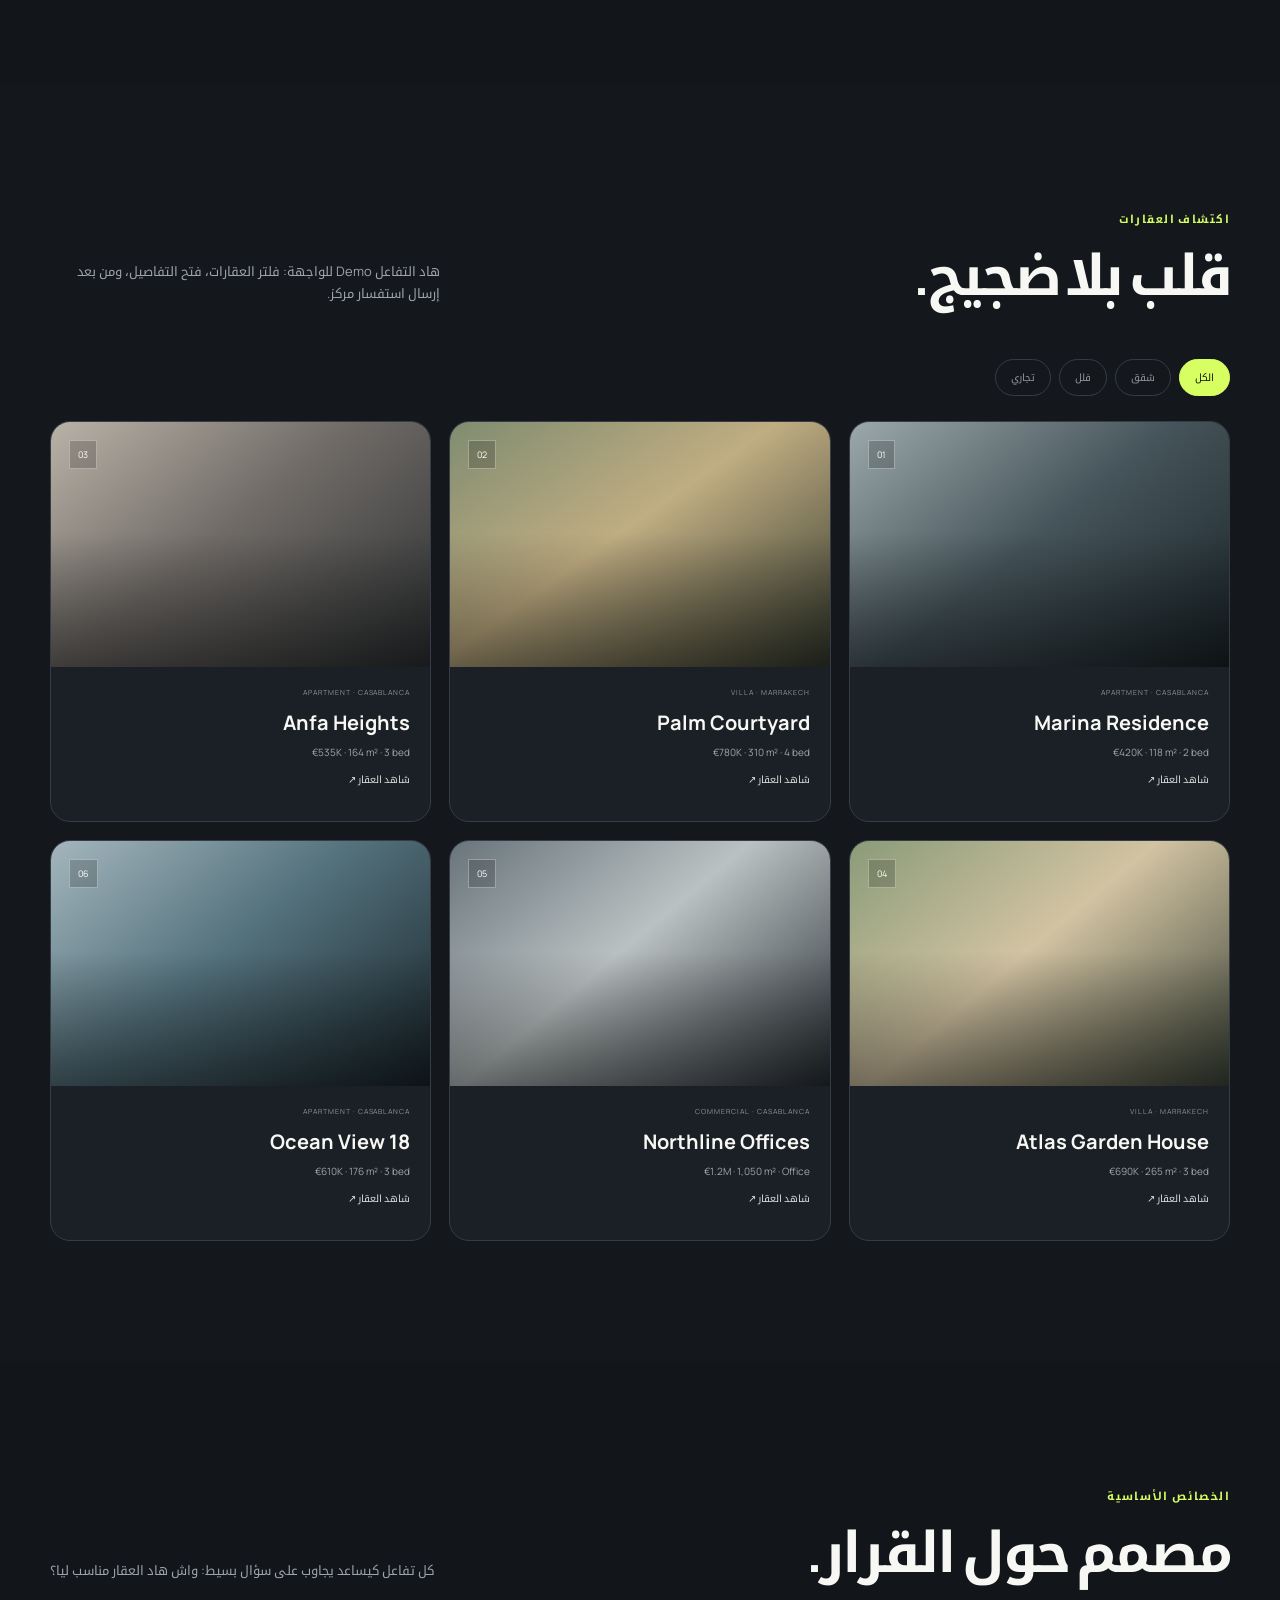
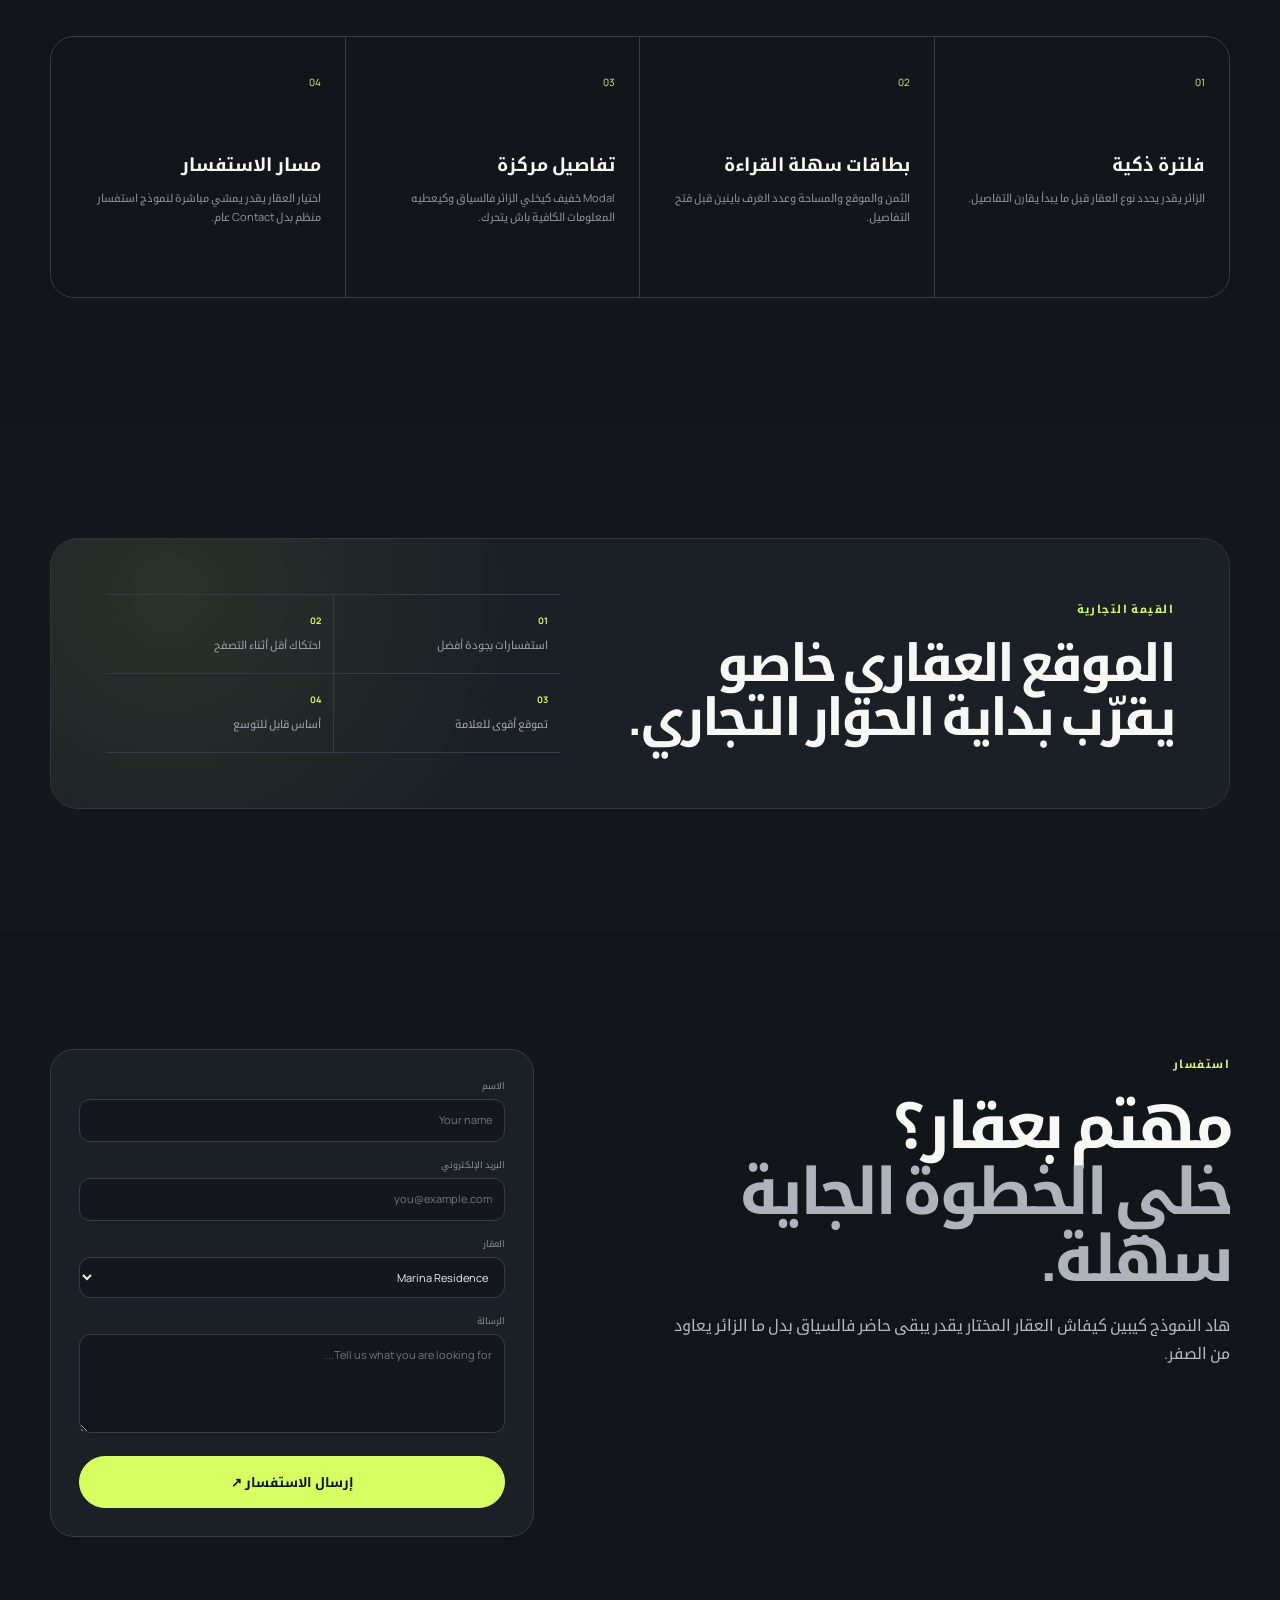
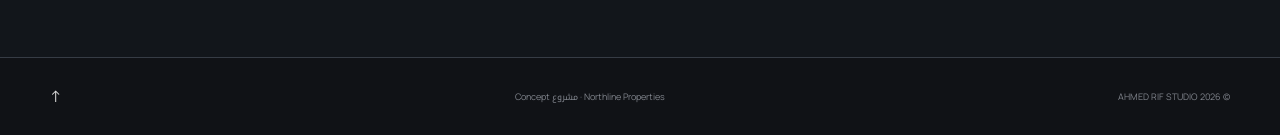
<file: projects/northline-properties.html>
<!doctype html>
<html lang="en" dir="ltr">
<head>
  <meta charset="UTF-8">
  <meta name="theme-color" content="#0b0d10">
<meta name="color-scheme" content="dark">
<link rel="icon" href="../favicon.svg" type="image/svg+xml">
<link rel="preconnect" href="https://fonts.googleapis.com">
<link rel="preconnect" href="https://fonts.gstatic.com" crossorigin>
<link rel="stylesheet" href="https://fonts.googleapis.com/css2?family=DM+Sans:wght@400;500;600;700&family=Manrope:wght@400;500;600;700;800&family=Noto+Kufi+Arabic:wght@400;500;600;700;800&display=swap">
<meta name="viewport" content="width=device-width,initial-scale=1">
  <meta name="description" content="Northline Properties — a real estate concept case study by AHMED RIF STUDIO, focused on property discovery and enquiry conversion.">
  <meta property="og:title" content="Northline Properties — AHMED RIF STUDIO">
<meta property="og:description" content="Northline Properties — a real estate concept case study by AHMED RIF STUDIO, focused on property discovery and enquiry conversion.">
<meta property="og:type" content="website">
<meta property="og:site_name" content="AHMED RIF STUDIO">
<meta property="og:locale" content="en_US">
<title>Northline Properties — AHMED RIF STUDIO</title>
  <link rel="stylesheet" href="../style.css">
</head>
<body id="top" class="northline-page">
<header class="site-header">
  <nav class="nav container">
    <a class="brand" href="../index.html" aria-label="AHMED RIF STUDIO"><span class="brand-mark">AR</span><span>AHMED RIF <span class="brand-dot">STUDIO</span></span></a>
    <div class="northline-nav-actions">
      <button id="langToggle" class="lang-btn" type="button" aria-label="Switch language">AR</button>
      <a class="btn btn-ghost" href="../index.html#work" data-i18n="back">← Back to work</a>
    </div>
  </nav>
</header>

<main>
  <section class="section northline-hero">
    <div class="container">
      <div class="northline-hero-grid">
        <div class="reveal visible">
          <span class="kicker" data-i18n="kicker">04 · REAL ESTATE</span>
          <h1 data-i18n="heroTitle">Find a place<br><em>to move forward.</em></h1>
          <p class="hero-text" data-i18n="heroText">A real estate concept designed to make property discovery feel clear, premium and actionable — from the first search to the enquiry.</p>
          <div class="hero-actions">
            <a class="btn btn-primary" href="#properties" data-i18n="heroPrimary">Explore properties ↘</a>
            <a class="btn btn-ghost" href="#case-study" data-i18n="heroSecondary">View the case study</a>
          </div>
          <div class="hero-proof"><div><strong>06</strong><span data-i18n="proof1">Featured properties</span></div><div><strong>UX</strong><span data-i18n="proof2">Search-first flow</span></div><div><strong>CTA</strong><span data-i18n="proof3">Enquiry focused</span></div></div>
        </div>
        <div class="northline-hero-visual reveal visible">
          <div class="northline-visual-copy"><small>AHMED RIF STUDIO · CONCEPT</small><strong>01 / 06</strong><h3>Find your<br><i>next address.</i></h3></div>
          <div class="northline-building northline-building-a"></div><div class="northline-building northline-building-b"></div><div class="northline-building northline-building-c"></div>
          <div class="northline-price"><span>FROM</span><b>€420K</b><small>CASABLANCA · MARINA</small></div>
        </div>
      </div>
    </div>
  </section>

  <section id="case-study" class="section northline-case">
    <div class="container">
      <div class="section-head"><div><span class="kicker" data-i18n="caseKicker">CASE STUDY</span><h2 data-i18n="caseTitle">From property overload<br><em>to confident decisions.</em></h2></div><p data-i18n="caseIntro">Northline explores how a real estate website can turn a large inventory into a guided journey — helping people compare, understand and enquire without friction.</p></div>
      <div class="northline-story-grid">
        <article class="northline-story-card"><span>01</span><small data-i18n="challengeKicker">THE CHALLENGE</small><h3 data-i18n="challengeTitle">Too many listings can create more hesitation, not more choice.</h3><p data-i18n="challengeText">The concept needed to reduce the cognitive load of browsing while still giving the brand enough space to communicate quality, location and value.</p></article>
        <article class="northline-story-card featured"><span>02</span><small data-i18n="solutionKicker">THE SOLUTION</small><h3 data-i18n="solutionTitle">A search-first experience with strong visual hierarchy.</h3><p data-i18n="solutionText">A focused hero, useful filters, scannable property cards, detail views and a persistent enquiry path create a journey from discovery to action.</p></article>
      </div>
    </div>
  </section>

  <section id="properties" class="section northline-properties">
    <div class="container">
      <div class="section-head"><div><span class="kicker" data-i18n="propertiesKicker">PROPERTY DISCOVERY</span><h2 data-i18n="propertiesTitle">Browse without the noise.</h2></div><p data-i18n="propertiesText">The interaction below is a front-end demo: filter the inventory, open a property and send a focused enquiry.</p></div>
      <div class="northline-filter" role="group" aria-label="Property filters">
        <button class="active" data-filter="all" data-i18n="filterAll">All</button><button data-filter="apartment" data-i18n="filterApartment">Apartments</button><button data-filter="villa" data-i18n="filterVilla">Villas</button><button data-filter="commercial" data-i18n="filterCommercial">Commercial</button>
      </div>
      <div class="northline-listings" id="listingGrid">
        <article class="northline-property" data-type="apartment" data-name="Marina Residence" data-location="Casablanca Marina" data-price="€420K" data-details="2 bedrooms · 2 bathrooms · 118 m²" data-description="A bright coastal apartment concept with generous living space and a marina-facing terrace."><div class="northline-property-image img-one"><span>01</span></div><div class="northline-property-body"><small>APARTMENT · CASABLANCA</small><h3>Marina Residence</h3><p>€420K · 118 m² · 2 bed</p><button class="text-link property-details" data-i18n="details">View property ↗</button></div></article>
        <article class="northline-property" data-type="villa" data-name="Palm Courtyard" data-location="Palmeraie, Marrakech" data-price="€780K" data-details="4 bedrooms · 4 bathrooms · 310 m²" data-description="A private villa concept built around a quiet courtyard, outdoor living and generous entertaining space."><div class="northline-property-image img-two"><span>02</span></div><div class="northline-property-body"><small>VILLA · MARRAKECH</small><h3>Palm Courtyard</h3><p>€780K · 310 m² · 4 bed</p><button class="text-link property-details" data-i18n="details">View property ↗</button></div></article>
        <article class="northline-property" data-type="apartment" data-name="Anfa Heights" data-location="Anfa, Casablanca" data-price="€535K" data-details="3 bedrooms · 2 bathrooms · 164 m²" data-description="A refined city apartment concept balancing privacy, daylight and proximity to Casablanca's business district."><div class="northline-property-image img-three"><span>03</span></div><div class="northline-property-body"><small>APARTMENT · CASABLANCA</small><h3>Anfa Heights</h3><p>€535K · 164 m² · 3 bed</p><button class="text-link property-details" data-i18n="details">View property ↗</button></div></article>
        <article class="northline-property" data-type="villa" data-name="Atlas Garden House" data-location="Targa, Marrakech" data-price="€690K" data-details="3 bedrooms · 3 bathrooms · 265 m²" data-description="A warm residential concept with garden views, flexible family spaces and a calm indoor-outdoor flow."><div class="northline-property-image img-four"><span>04</span></div><div class="northline-property-body"><small>VILLA · MARRAKECH</small><h3>Atlas Garden House</h3><p>€690K · 265 m² · 3 bed</p><button class="text-link property-details" data-i18n="details">View property ↗</button></div></article>
        <article class="northline-property" data-type="commercial" data-name="Northline Offices" data-location="Sidi Maarouf, Casablanca" data-price="€1.2M" data-details="1,050 m² · Flexible floors · Parking" data-description="A commercial concept for a growing company looking for a flexible, high-visibility office address."><div class="northline-property-image img-five"><span>05</span></div><div class="northline-property-body"><small>COMMERCIAL · CASABLANCA</small><h3>Northline Offices</h3><p>€1.2M · 1,050 m² · Office</p><button class="text-link property-details" data-i18n="details">View property ↗</button></div></article>
        <article class="northline-property" data-type="apartment" data-name="Ocean View 18" data-location="Ain Diab, Casablanca" data-price="€610K" data-details="3 bedrooms · 2 bathrooms · 176 m²" data-description="A premium coastal apartment concept where the main value proposition is light, views and a simple path to enquiry."><div class="northline-property-image img-six"><span>06</span></div><div class="northline-property-body"><small>APARTMENT · CASABLANCA</small><h3>Ocean View 18</h3><p>€610K · 176 m² · 3 bed</p><button class="text-link property-details" data-i18n="details">View property ↗</button></div></article>
      </div>
    </div>
  </section>

  <section class="section northline-features">
    <div class="container">
      <div class="section-head"><div><span class="kicker" data-i18n="featuresKicker">KEY FEATURES</span><h2 data-i18n="featuresTitle">Designed around the decision.</h2></div><p data-i18n="featuresText">Every interaction supports a simple question: “Is this property right for me?”</p></div>
      <div class="northline-feature-grid">
        <article><span>01</span><h3 data-i18n="f1Title">Smart filtering</h3><p data-i18n="f1Text">Let visitors narrow the inventory by property type before they start comparing details.</p></article>
        <article><span>02</span><h3 data-i18n="f2Title">Scannable cards</h3><p data-i18n="f2Text">Price, location, size and bedroom count are visible before a visitor opens the detail view.</p></article>
        <article><span>03</span><h3 data-i18n="f3Title">Focused detail view</h3><p data-i18n="f3Text">A lightweight modal keeps the visitor in context while giving them enough information to act.</p></article>
        <article><span>04</span><h3 data-i18n="f4Title">Enquiry path</h3><p data-i18n="f4Text">The property selection can flow directly into a structured enquiry instead of a generic contact page.</p></article>
      </div>
    </div>
  </section>

  <section class="section northline-value">
    <div class="container">
      <div class="northline-value-box">
        <div><span class="kicker" data-i18n="valueKicker">BUSINESS VALUE</span><h2 data-i18n="valueTitle">A property website should help the sales conversation start sooner.</h2></div>
        <div class="northline-value-points"><div><strong>01</strong><span data-i18n="v1">Higher-quality enquiries</span></div><div><strong>02</strong><span data-i18n="v2">Less browsing friction</span></div><div><strong>03</strong><span data-i18n="v3">Stronger premium positioning</span></div><div><strong>04</strong><span data-i18n="v4">A foundation that can scale</span></div></div>
      </div>
    </div>
  </section>

  <section id="enquiry" class="section northline-enquiry">
    <div class="container northline-enquiry-grid">
      <div><span class="kicker" data-i18n="enquiryKicker">ENQUIRE</span><h2 data-i18n="enquiryTitle">Interested in a property?<br><em>Make the next step easy.</em></h2><p class="hero-text" data-i18n="enquiryText">This demo form shows how a selected property can carry context into the enquiry instead of making the visitor start over.</p></div>
      <form id="enquiryForm" class="northline-form">
        <label><span data-i18n="nameLabel">Name</span><input id="enquiryName" autocomplete="name" required placeholder="Your name"></label>
        <label><span data-i18n="emailLabel">Email</span><input id="enquiryEmail" type="email" autocomplete="email" required placeholder="you@example.com"></label>
        <label><span data-i18n="propertyLabel">Property</span><select id="enquiryProperty"><option>Marina Residence</option><option>Palm Courtyard</option><option>Anfa Heights</option><option>Atlas Garden House</option><option>Northline Offices</option><option>Ocean View 18</option></select></label>
        <label><span data-i18n="messageLabel">Message</span><textarea id="enquiryMessage" rows="4" placeholder="Tell us what you are looking for..."></textarea></label>
        <button class="btn btn-primary" type="submit" data-i18n="send">Send enquiry ↗</button><p id="enquiryResult" class="northline-result" aria-live="polite"></p>
      </form>
    </div>
  </section>
</main>

<footer class="footer"><div class="container footer-row"><span>© <span id="year"></span> AHMED RIF STUDIO</span><span data-i18n="footer">Northline Properties · Concept Project</span><a href="#top" data-i18n="backTop">↑</a></div></footer>

<div class="northline-modal" id="propertyModal" aria-hidden="true"><div class="northline-modal-card" role="dialog" aria-modal="true" aria-labelledby="modalTitle"><button class="northline-modal-close" id="modalClose" type="button" aria-label="Close">×</button><span class="kicker" data-i18n="modalKicker">PROPERTY</span><h2 id="modalTitle">Marina Residence</h2><p id="modalLocation"></p><strong id="modalPrice"></strong><p id="modalDetails"></p><p id="modalDescription"></p><a href="#enquiry" id="modalEnquire" class="btn btn-primary" data-i18n="modalButton">Enquire about this property ↗</a></div></div>

<script>
const t={en:{back:'← Back to work',kicker:'04 · REAL ESTATE',heroTitle:'Find a place<br><em>to move forward.</em>',heroText:'A real estate concept designed to make property discovery feel clear, premium and actionable — from the first search to the enquiry.',heroPrimary:'Explore properties ↘',heroSecondary:'View the case study',proof1:'Featured properties',proof2:'Search-first flow',proof3:'Enquiry focused',caseKicker:'CASE STUDY',caseTitle:'From property overload<br><em>to confident decisions.</em>',caseIntro:'Northline explores how a real estate website can turn a large inventory into a guided journey — helping people compare, understand and enquire without friction.',challengeKicker:'THE CHALLENGE',challengeTitle:'Too many listings can create more hesitation, not more choice.',challengeText:'The concept needed to reduce the cognitive load of browsing while still giving the brand enough space to communicate quality, location and value.',solutionKicker:'THE SOLUTION',solutionTitle:'A search-first experience with strong visual hierarchy.',solutionText:'A focused hero, useful filters, scannable property cards, detail views and a persistent enquiry path create a journey from discovery to action.',propertiesKicker:'PROPERTY DISCOVERY',propertiesTitle:'Browse without the noise.',propertiesText:'The interaction below is a front-end demo: filter the inventory, open a property and send a focused enquiry.',filterAll:'All',filterApartment:'Apartments',filterVilla:'Villas',filterCommercial:'Commercial',details:'View property ↗',featuresKicker:'KEY FEATURES',featuresTitle:'Designed around the decision.',featuresText:'Every interaction supports a simple question: “Is this property right for me?”',f1Title:'Smart filtering',f1Text:'Let visitors narrow the inventory by property type before they start comparing details.',f2Title:'Scannable cards',f2Text:'Price, location, size and bedroom count are visible before a visitor opens the detail view.',f3Title:'Focused detail view',f3Text:'A lightweight modal keeps the visitor in context while giving them enough information to act.',f4Title:'Enquiry path',f4Text:'The property selection can flow directly into a structured enquiry instead of a generic contact page.',valueKicker:'BUSINESS VALUE',valueTitle:'A property website should help the sales conversation start sooner.',v1:'Higher-quality enquiries',v2:'Less browsing friction',v3:'Stronger premium positioning',v4:'A foundation that can scale',enquiryKicker:'ENQUIRE',enquiryTitle:'Interested in a property?<br><em>Make the next step easy.</em>',enquiryText:'This demo form shows how a selected property can carry context into the enquiry instead of making the visitor start over.',nameLabel:'Name',emailLabel:'Email',propertyLabel:'Property',messageLabel:'Message',send:'Send enquiry ↗',modalKicker:'PROPERTY',modalButton:'Enquire about this property ↗',footer:'Northline Properties · Concept Project',backTop:'↑',result:'Thanks {name}. Your demo enquiry for {property} is ready. In a real project, this flow could connect to a CRM, email or WhatsApp.'},ar:{back:'العودة للمشاريع ←',kicker:'04 · العقار',heroTitle:'لقا المكان اللي<br><em>غادي تمشي معاه لقدّام.</em>',heroText:'نموذج لموقع عقاري كيركز على اكتشاف العقارات بطريقة واضحة وفاخرة وقابلة للتحويل من البحث إلى الاستفسار.',heroPrimary:'اكتشف العقارات ↘',heroSecondary:'شاهد دراسة الحالة',proof1:'عقارات مميزة',proof2:'تجربة تبدأ بالبحث',proof3:'مركز على الاستفسار',caseKicker:'دراسة الحالة',caseTitle:'من كثرة الاختيارات<br><em>إلى قرار أكثر ثقة.</em>',caseIntro:'Northline كيجرب كيفاش موقع عقاري يقدر يحوّل مخزون كبير من العقارات إلى رحلة واضحة تساعد الزائر يقارن ويفهم ويتواصل بلا تعقيد.',challengeKicker:'التحدي',challengeTitle:'كثرة العقارات تقدر تزيد التردد بدل ما تزيد الاختيار.',challengeText:'كان خاص التجربة تنقص الحمل المعرفي ديال التصفح، وفي نفس الوقت تعطي العلامة مساحة باش توضّح الجودة والموقع والقيمة.',solutionKicker:'الحل',solutionTitle:'تجربة كتبدأ بالبحث مع هرمية بصرية واضحة.',solutionText:'Hero مركز، فلاتر مفيدة، بطاقات سهلة المسح، تفاصيل سريعة ومسار واضح للاستفسار كيحوّل الاكتشاف إلى خطوة عملية.',propertiesKicker:'اكتشاف العقارات',propertiesTitle:'قلب بلا ضجيج.',propertiesText:'هاد التفاعل Demo للواجهة: فلتر العقارات، فتح التفاصيل، ومن بعد إرسال استفسار مركز.',filterAll:'الكل',filterApartment:'شقق',filterVilla:'فلل',filterCommercial:'تجاري',details:'شاهد العقار ↗',featuresKicker:'الخصائص الأساسية',featuresTitle:'مصمم حول القرار.',featuresText:'كل تفاعل كيساعد يجاوب على سؤال بسيط: واش هاد العقار مناسب ليا؟',f1Title:'فلترة ذكية',f1Text:'الزائر يقدر يحدد نوع العقار قبل ما يبدأ يقارن التفاصيل.',f2Title:'بطاقات سهلة القراءة',f2Text:'الثمن والموقع والمساحة وعدد الغرف باينين قبل فتح التفاصيل.',f3Title:'تفاصيل مركزة',f3Text:'Modal خفيف كيخلي الزائر فالسياق وكيعطيه المعلومات الكافية باش يتحرك.',f4Title:'مسار الاستفسار',f4Text:'اختيار العقار يقدر يمشي مباشرة لنموذج استفسار منظم بدل Contact عام.',valueKicker:'القيمة التجارية',valueTitle:'الموقع العقاري خاصو يقرّب بداية الحوار التجاري.',v1:'استفسارات بجودة أفضل',v2:'احتكاك أقل أثناء التصفح',v3:'تموقع أقوى للعلامة',v4:'أساس قابل للتوسع',enquiryKicker:'استفسار',enquiryTitle:'مهتم بعقار؟<br><em>خلي الخطوة الجاية سهلة.</em>',enquiryText:'هاد النموذج كيبين كيفاش العقار المختار يقدر يبقى حاضر فالسياق بدل ما الزائر يعاود من الصفر.',nameLabel:'الاسم',emailLabel:'البريد الإلكتروني',propertyLabel:'العقار',messageLabel:'الرسالة',send:'إرسال الاستفسار ↗',modalKicker:'العقار',modalButton:'استفسر على هاد العقار ↗',footer:'Northline Properties · مشروع Concept',backTop:'↑',result:'شكراً {name}. الاستفسار التجريبي ديالك على {property} واجد. فمشروع حقيقي يمكن ربط نفس الـFlow بـCRM أو البريد أو WhatsApp.'}};
const langToggle=document.getElementById('langToggle');
function setLanguage(lang){document.documentElement.lang=lang;document.documentElement.dir=lang==='ar'?'rtl':'ltr';document.querySelectorAll('[data-i18n]').forEach(el=>{const key=el.dataset.i18n;if(t[lang][key]!==undefined)el.innerHTML=t[lang][key]});langToggle.textContent=lang==='ar'?'EN':'AR';localStorage.setItem('ahmed-rif-lang',lang)}
setLanguage(localStorage.getItem('ahmed-rif-lang')||'en');langToggle.addEventListener('click',()=>setLanguage(document.documentElement.lang==='ar'?'en':'ar'));
document.getElementById('year').textContent=new Date().getFullYear();
const filters=document.querySelectorAll('.northline-filter button'),cards=document.querySelectorAll('.northline-property');filters.forEach(btn=>btn.addEventListener('click',()=>{filters.forEach(b=>b.classList.remove('active'));btn.classList.add('active');const filter=btn.dataset.filter;cards.forEach(card=>{card.style.display=filter==='all'||card.dataset.type===filter?'block':'none'})}));
const modal=document.getElementById('propertyModal'),modalTitle=document.getElementById('modalTitle'),modalLocation=document.getElementById('modalLocation'),modalPrice=document.getElementById('modalPrice'),modalDetails=document.getElementById('modalDetails'),modalDescription=document.getElementById('modalDescription'),enquiryProperty=document.getElementById('enquiryProperty');
function openProperty(card){modalTitle.textContent=card.dataset.name;modalLocation.textContent=card.dataset.location;modalPrice.textContent=card.dataset.price;modalDetails.textContent=card.dataset.details;modalDescription.textContent=card.dataset.description;enquiryProperty.value=card.dataset.name;modal.classList.add('show');modal.setAttribute('aria-hidden','false')}
function closeProperty(){modal.classList.remove('show');modal.setAttribute('aria-hidden','true')}
document.querySelectorAll('.property-details').forEach(btn=>btn.addEventListener('click',()=>openProperty(btn.closest('.northline-property'))));document.getElementById('modalClose').addEventListener('click',closeProperty);modal.addEventListener('click',e=>{if(e.target===modal)closeProperty()});document.addEventListener('keydown',e=>{if(e.key==='Escape')closeProperty()});document.getElementById('modalEnquire').addEventListener('click',closeProperty);
const form=document.getElementById('enquiryForm'),result=document.getElementById('enquiryResult');form.addEventListener('submit',e=>{e.preventDefault();const lang=document.documentElement.lang,name=document.getElementById('enquiryName').value.trim(),property=enquiryProperty.value;result.textContent=t[lang].result.replace('{name}',name).replace('{property}',property);result.classList.add('show')});
</script>

<script>
/* v0.9 modal accessibility: focus return, Escape, and scroll lock. */
(function(){
  const modals=[...document.querySelectorAll('.gallery-modal,.room-details-modal,.northline-modal')];
  if(!modals.length) return;
  const state=new Map();
  const isOpen=m=>m.classList.contains('show');
  function sync(){
    const any=modals.some(isOpen);
    document.body.classList.toggle('modal-open',any);
  }
  modals.forEach(modal=>{
    const close=modal.querySelector('button');
    const focusables=()=>[...modal.querySelectorAll('button,a,input,select,textarea,[tabindex]:not([tabindex="-1"])')].filter(el=>!el.disabled);
    const observer=new MutationObserver(()=>{
      if(isOpen(modal)){
        sync();
        const previous=state.get(modal);
        if(!previous) state.set(modal,document.activeElement);
        (close||focusables()[0])?.focus();
      } else {
        sync();
        const previous=state.get(modal);
        if(previous && document.contains(previous)) previous.focus();
        state.delete(modal);
      }
    });
    observer.observe(modal,{attributes:true,attributeFilter:['class']});
    modal.addEventListener('keydown',e=>{
      if(e.key==='Escape'){
        if(close) close.click();
        return;
      }
      if(e.key!=='Tab') return;
      const items=focusables(); if(!items.length) return;
      const first=items[0],last=items[items.length-1];
      if(e.shiftKey && document.activeElement===first){e.preventDefault();last.focus();}
      else if(!e.shiftKey && document.activeElement===last){e.preventDefault();first.focus();}
    });
  });
})();
</script>
</body>
</html>
</file>
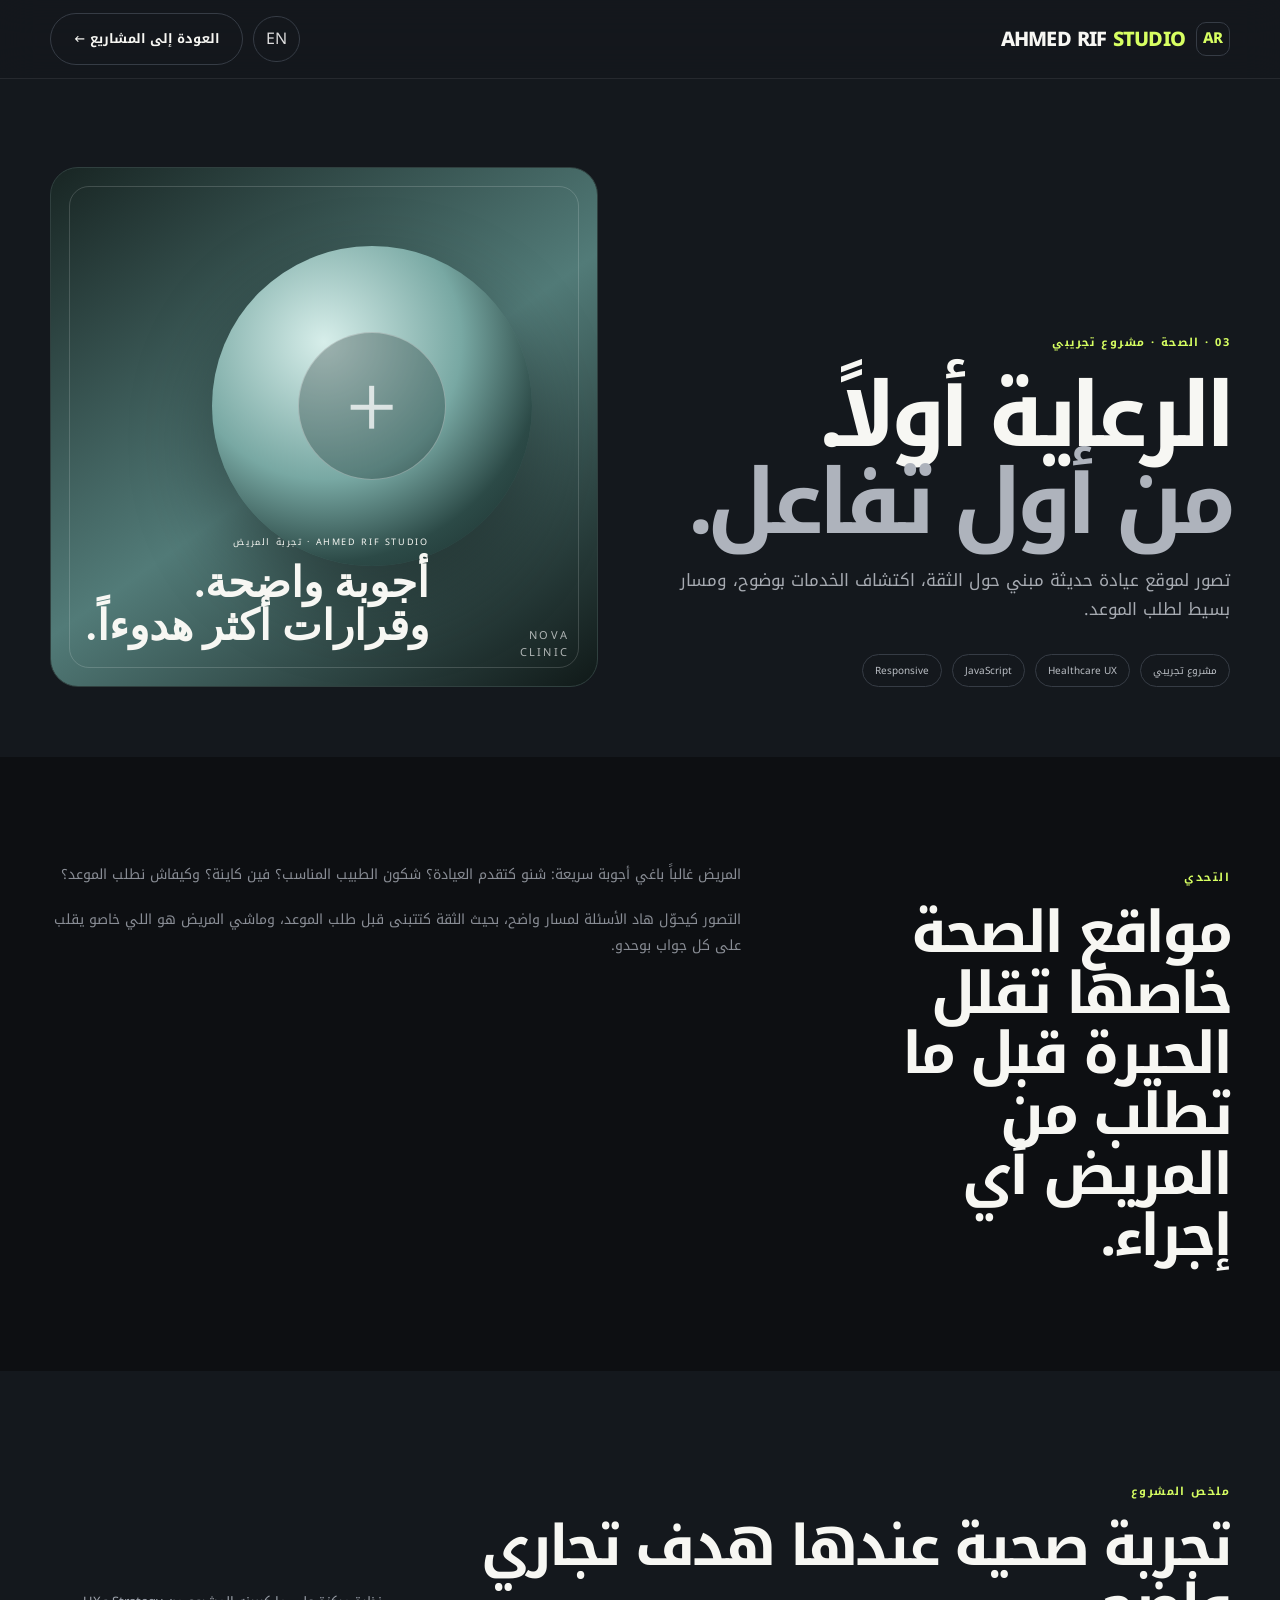
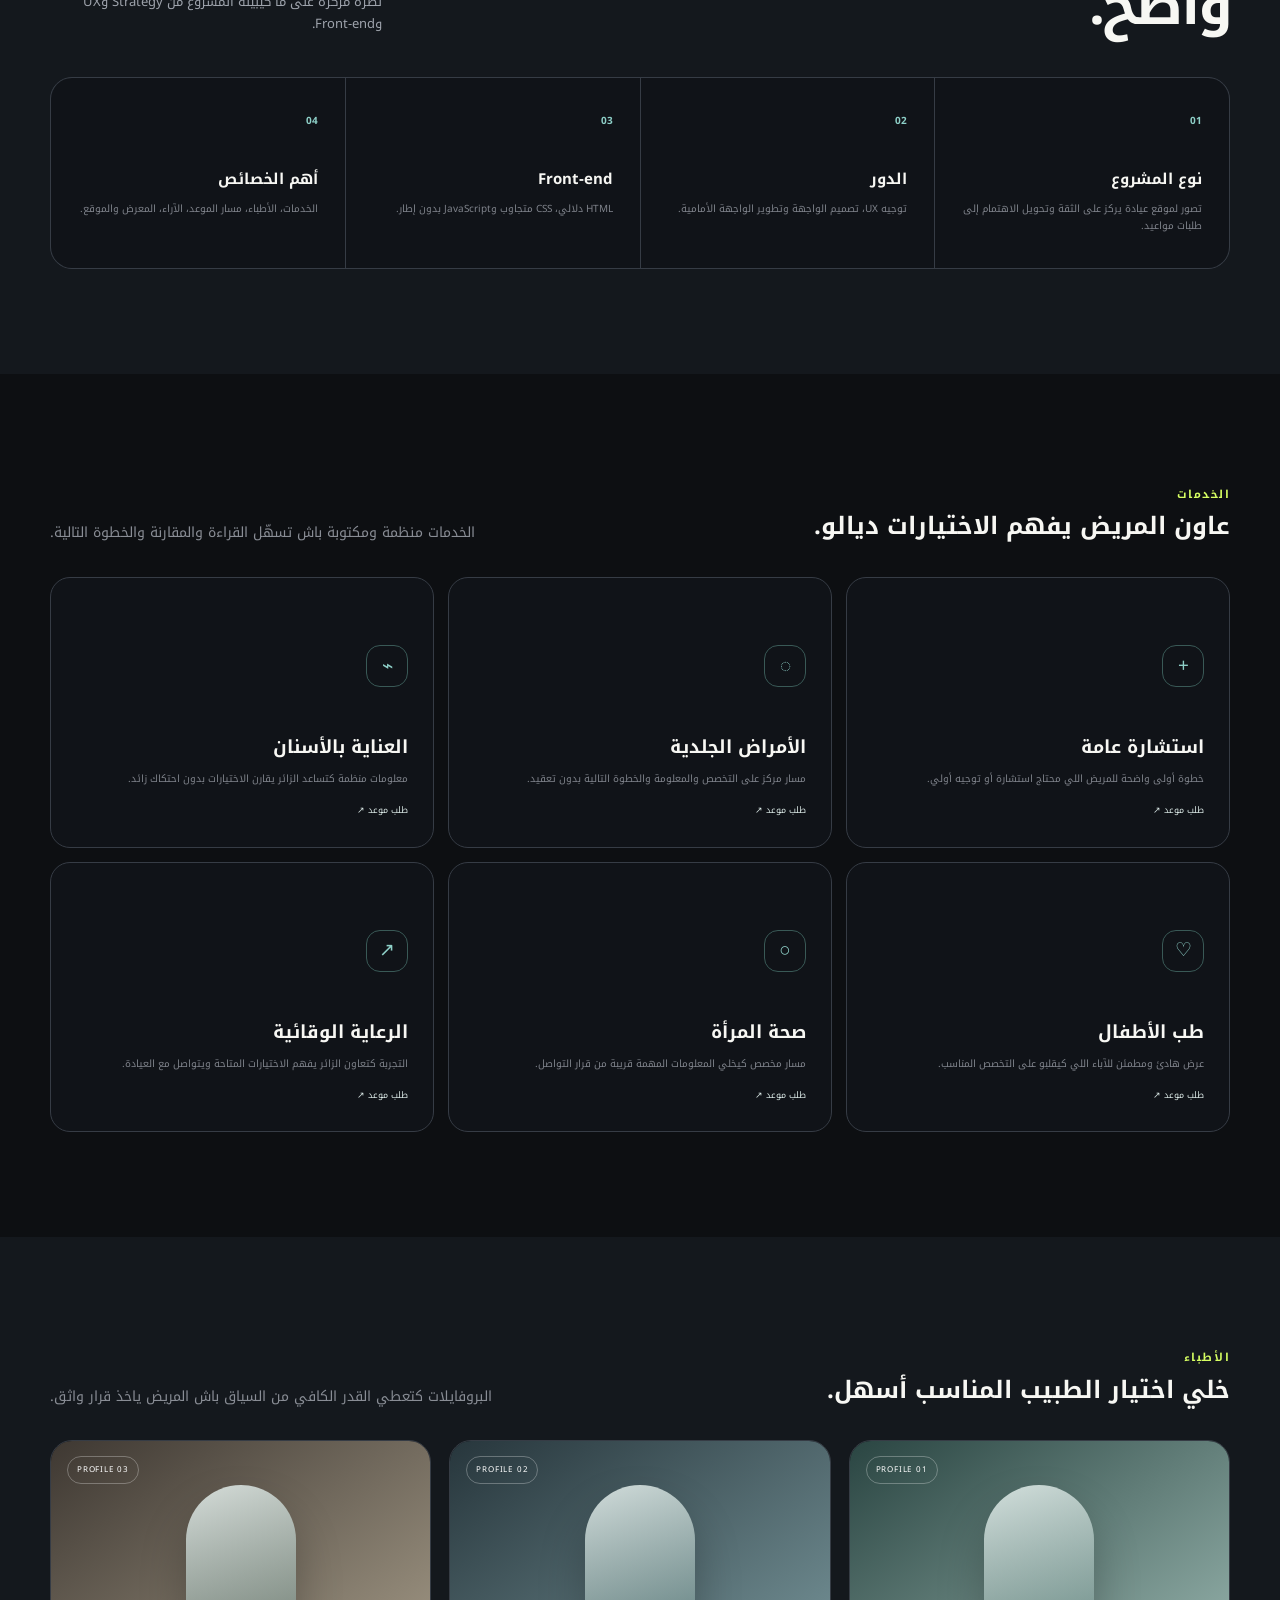
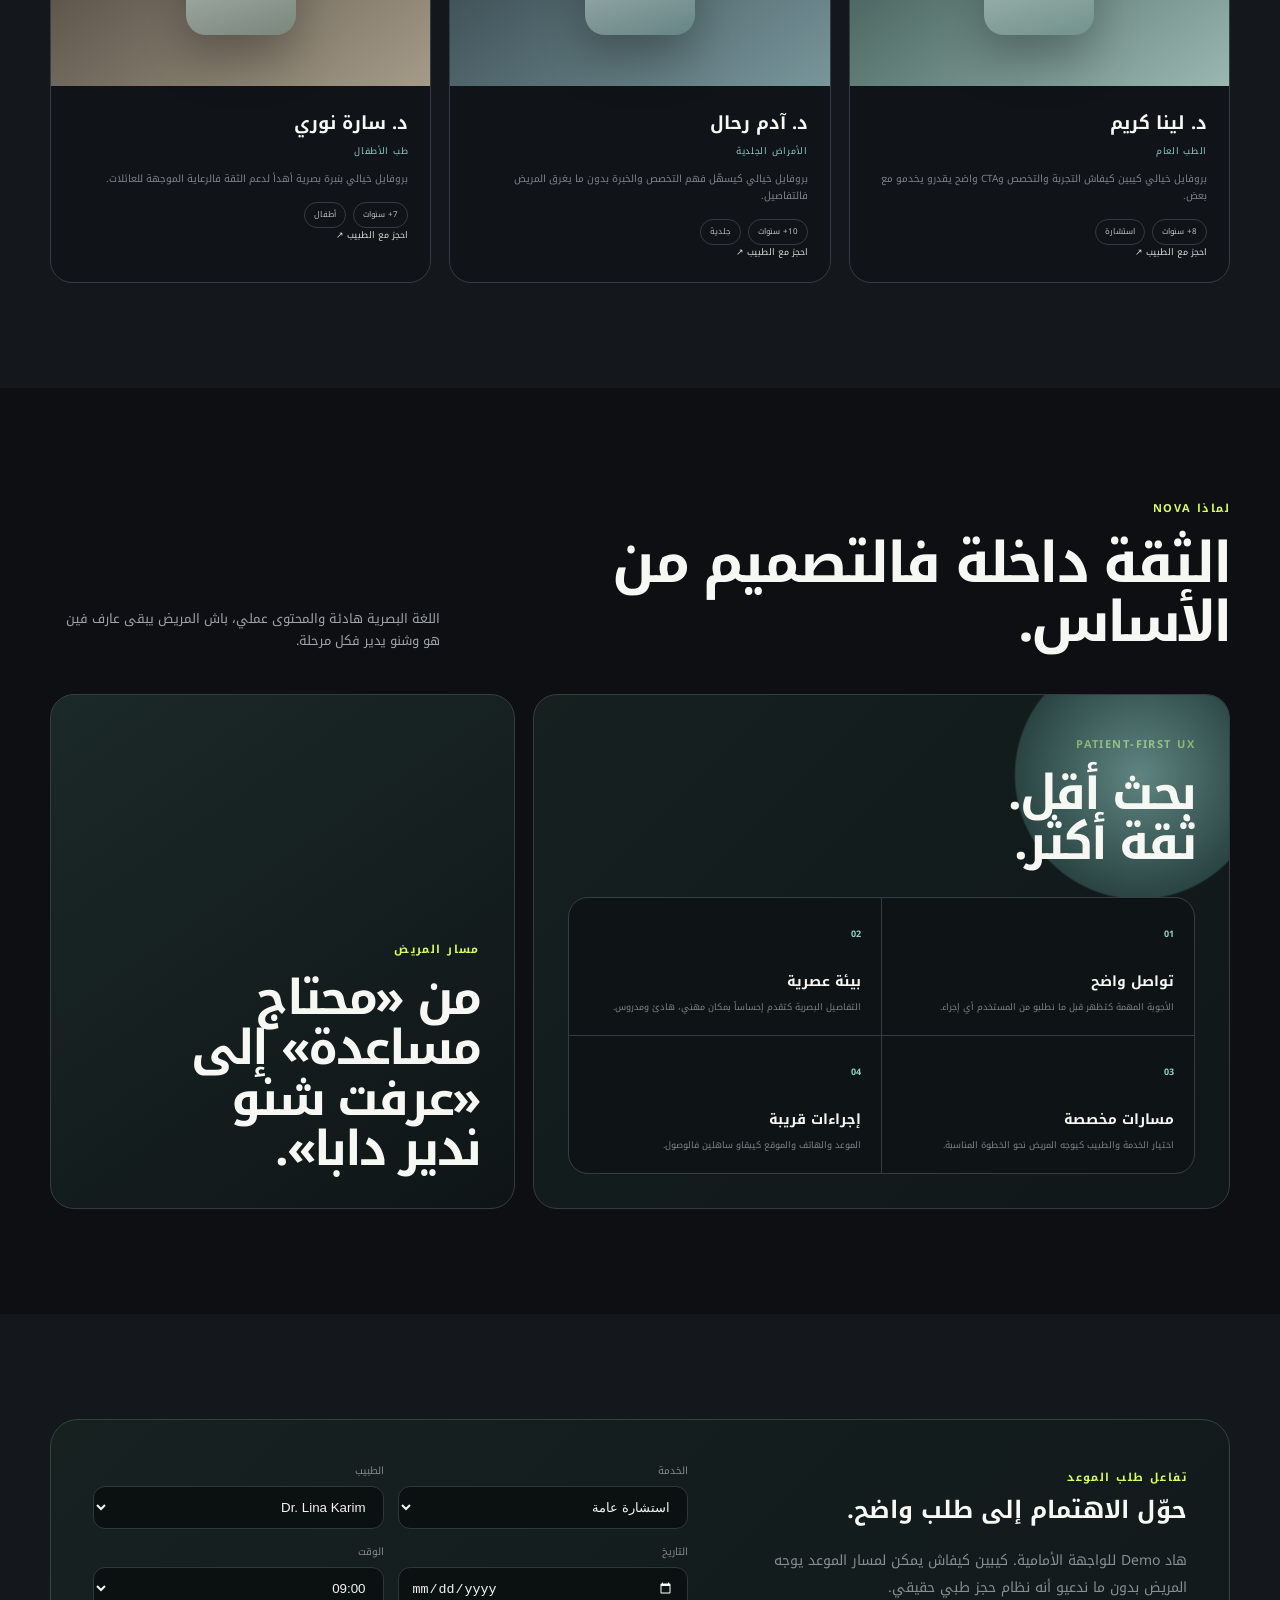
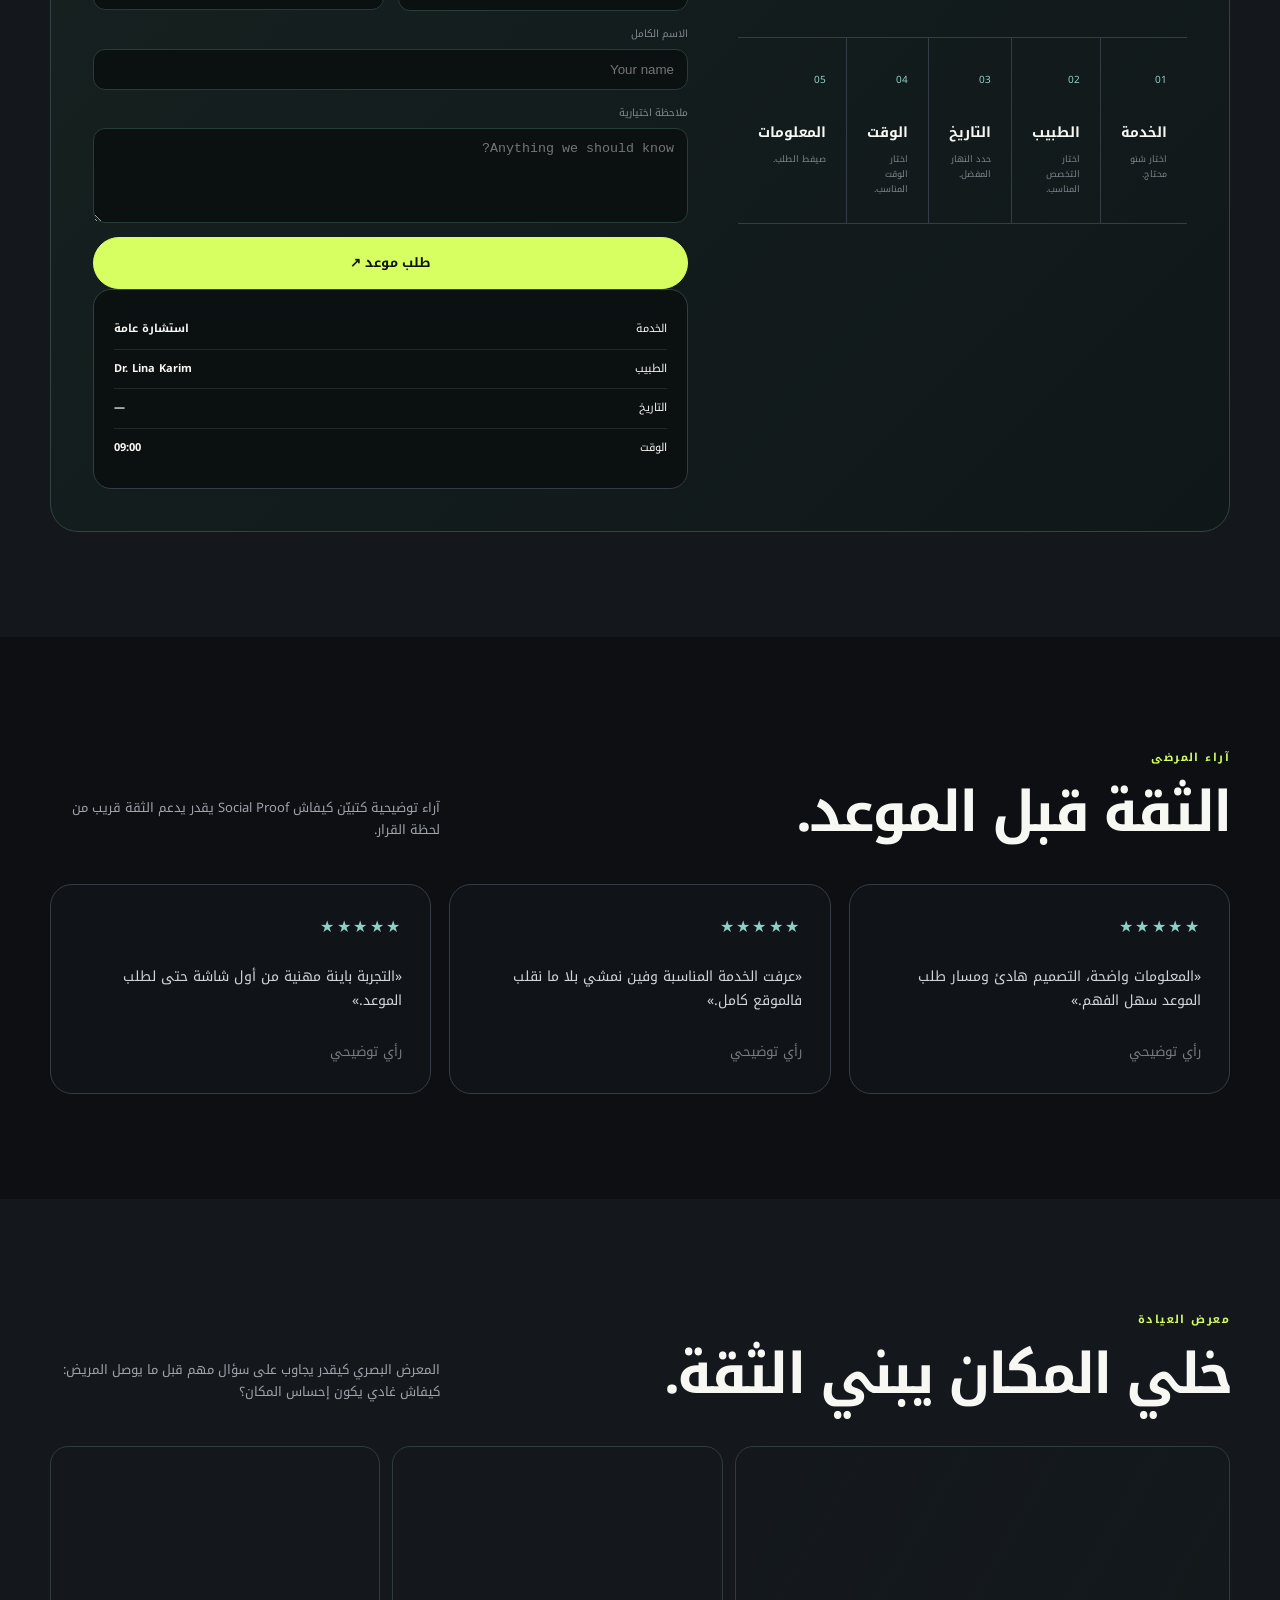
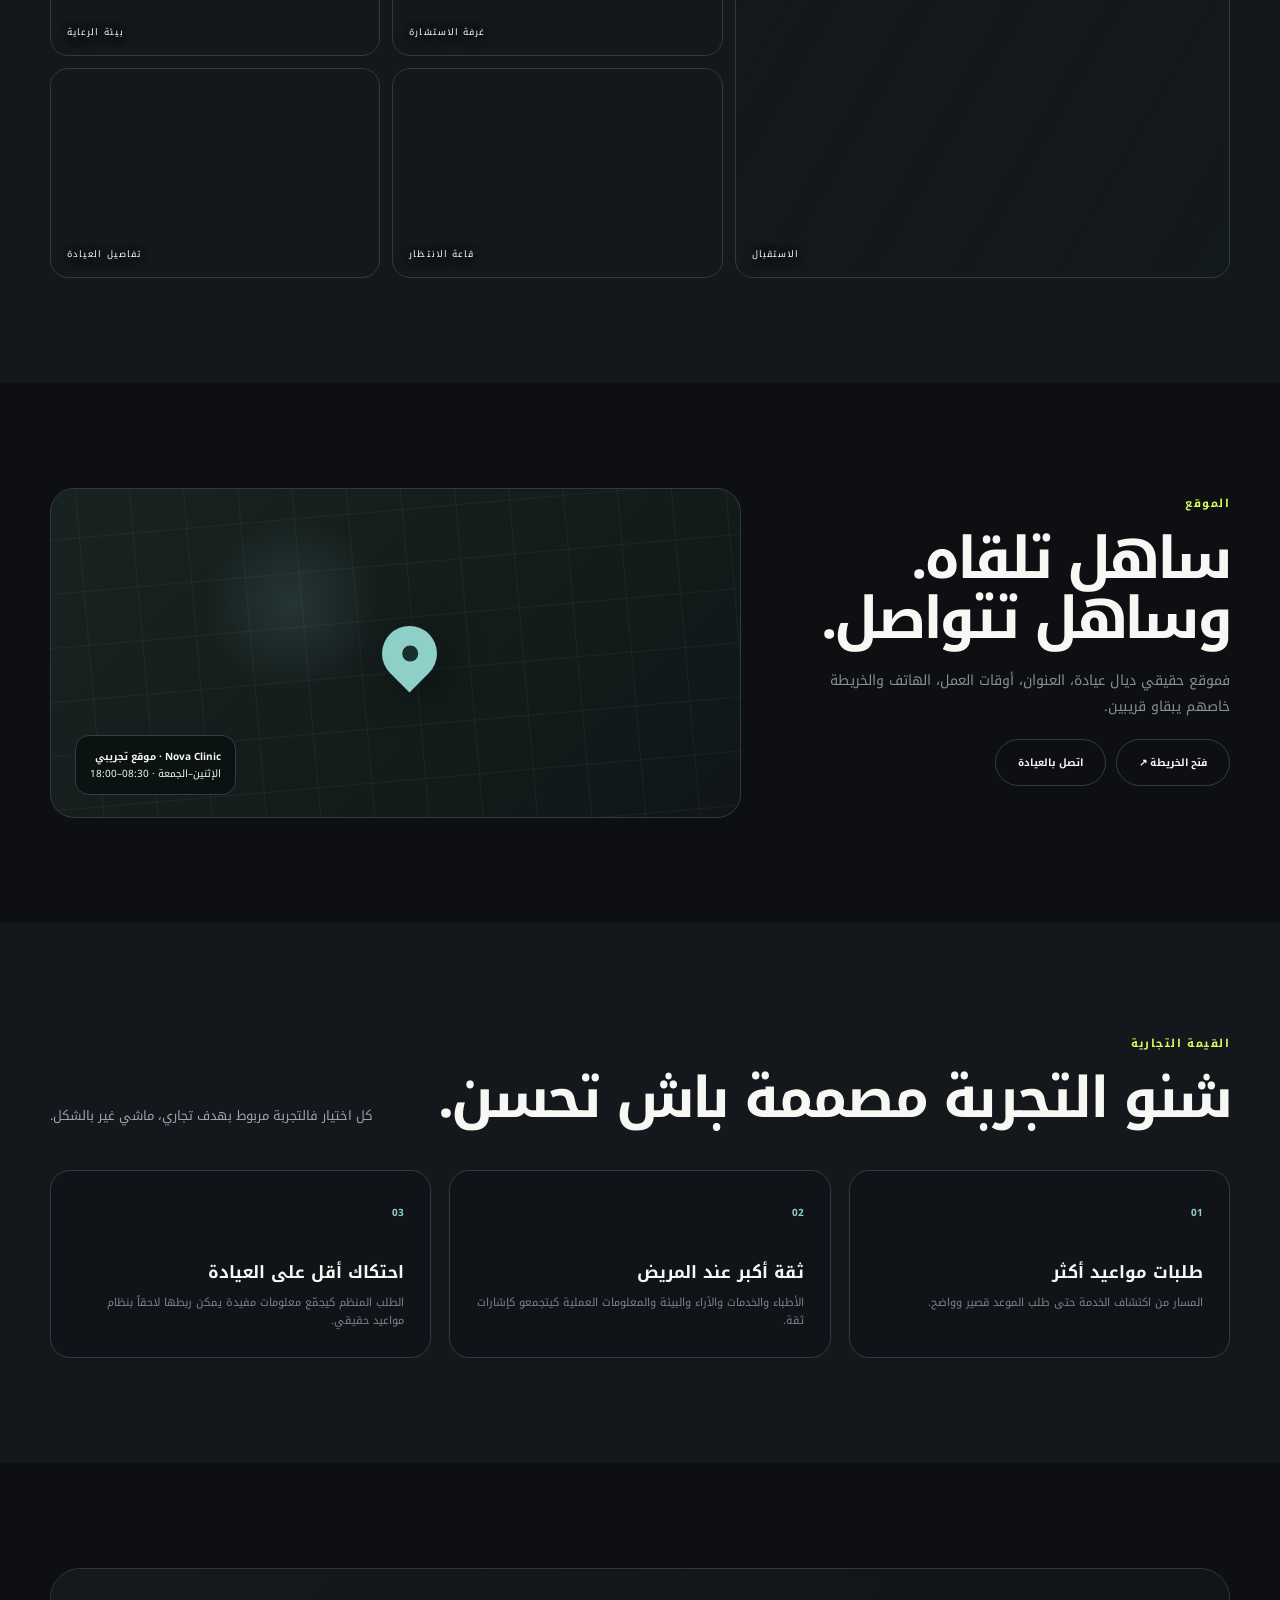
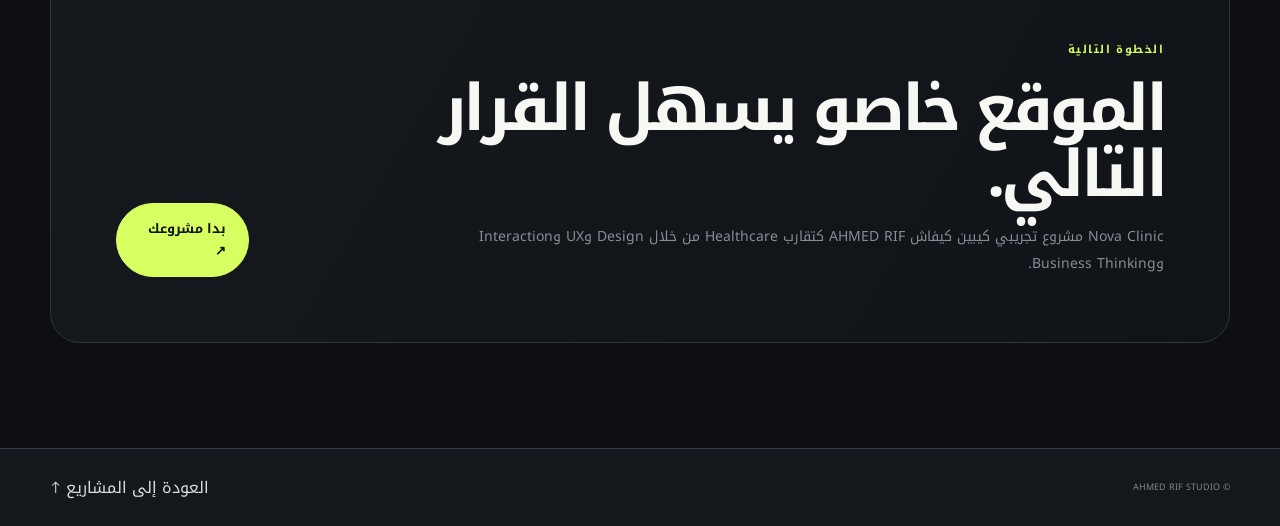
<file: projects/nova-clinic.html>
<!doctype html>
<html lang="en" dir="ltr">
<head>
<meta charset="UTF-8">
<meta name="viewport" content="width=device-width,initial-scale=1">
<meta name="theme-color" content="#0b0d10">
<meta name="color-scheme" content="dark">
<meta name="robots" content="index,follow">
<link rel="icon" href="../favicon.svg" type="image/svg+xml">
<link rel="preconnect" href="https://fonts.googleapis.com">
<link rel="preconnect" href="https://fonts.gstatic.com" crossorigin>
<link rel="stylesheet" href="https://fonts.googleapis.com/css2?family=DM+Sans:wght@400;500;600;700&family=Manrope:wght@400;500;600;700;800&family=Noto+Kufi+Arabic:wght@400;500;600;700;800&display=swap">
<link rel="manifest" href="../site.webmanifest">
<meta name="description" content="Nova Clinic — a fictional healthcare case study and interactive website concept built around trust, service discovery and appointment conversion.">
<meta property="og:title" content="Nova Clinic — Healthcare Case Study">
<meta property="og:description" content="Nova Clinic — a fictional healthcare case study and interactive website concept built around trust, service discovery and appointment conversion.">
<meta property="og:type" content="website">
<meta property="og:site_name" content="AHMED RIF STUDIO">
<meta property="og:locale" content="en_US">
<title>Nova Clinic — Healthcare Case Study</title>
<link rel="stylesheet" href="../style.css">
<style>
.nova-hero{padding:88px 0 70px}.nova-hero-grid{display:grid;grid-template-columns:1fr .95fr;gap:55px;align-items:end}.nova-title{font-size:clamp(52px,7vw,94px);line-height:.98;max-width:850px;margin:18px 0;letter-spacing:-.07em}.nova-lead{font-size:17px;color:#a6aab1;max-width:680px}.nova-hero-card{min-height:520px;border:1px solid #30403f;border-radius:28px;overflow:hidden;position:relative;background:linear-gradient(145deg,#182523,#527b78 52%,#101918)}.nova-hero-card:before{content:"";position:absolute;inset:18px;border:1px solid rgba(255,255,255,.16);border-radius:20px}.nova-hero-card:after{content:"NOVA\A CLINIC";white-space:pre;position:absolute;right:28px;bottom:25px;font-size:11px;line-height:1.5;letter-spacing:.2em;color:rgba(255,255,255,.65)}.nova-orb{position:absolute;width:320px;height:320px;border-radius:50%;right:12%;top:78px;background:radial-gradient(circle at 35% 30%,#d7eeea,#78a8a3 45%,#2c4a47 72%,#172a28);box-shadow:0 35px 80px rgba(0,0,0,.35)}.nova-orb:after{content:"+";position:absolute;inset:86px;border-radius:50%;display:grid;place-items:center;background:rgba(9,23,22,.28);border:1px solid rgba(255,255,255,.32);font-size:90px;font-weight:300;color:rgba(255,255,255,.75)}.nova-hero-copy{position:absolute;left:35px;bottom:38px;z-index:2}.nova-hero-copy small{letter-spacing:.18em;font-size:9px}.nova-hero-copy strong{display:block;font-family:Georgia,serif;font-size:42px;line-height:1.02;margin-top:9px}.nova-facts{display:flex;gap:10px;flex-wrap:wrap;margin-top:30px}.nova-facts span,.doctor-tags span{border:1px solid var(--line);border-radius:100px;padding:7px 12px;font-size:10px;color:#bbbfc5}.nova-section{padding:105px 0}.nova-dark{background:#0d0f12}.nova-grid{display:grid;grid-template-columns:.75fr 1.25fr;gap:75px;align-items:start}.nova-grid h2{font-size:clamp(36px,4.5vw,58px);line-height:1.05;letter-spacing:-.055em;margin-top:14px}.nova-copy{color:#898d95;font-size:14px;max-width:690px}.nova-copy p+p{margin-top:18px}.nova-cards{display:grid;grid-template-columns:repeat(2,1fr);gap:1px;background:var(--line);border:1px solid var(--line);border-radius:22px;overflow:hidden}.nova-card{background:#101318;padding:30px;min-height:210px}.nova-card b{font-size:10px;color:#8ed0c8}.nova-card h3{margin:42px 0 8px;font-size:18px}.nova-card p{font-size:11px;color:#7f838b}.snapshot-grid{display:grid;grid-template-columns:repeat(4,1fr);gap:1px;background:var(--line);border:1px solid var(--line);border-radius:22px;overflow:hidden}.snapshot-card{background:#101318;padding:27px;min-height:190px}.snapshot-card b{font-size:10px;color:#8ed0c8}.snapshot-card h3{font-size:15px;margin:35px 0 8px}.snapshot-card p{font-size:10px;color:#7f838b}.service-head,.doctor-head{display:flex;justify-content:space-between;align-items:end;gap:30px;margin-bottom:30px}.service-grid{display:grid;grid-template-columns:repeat(3,1fr);gap:14px}.medical-service{border:1px solid var(--line);border-radius:20px;background:#101318;padding:25px;min-height:225px;transition:transform .25s ease,border-color .25s ease}.medical-service:hover{transform:translateY(-3px);border-color:#385653}.service-icon{width:42px;height:42px;border:1px solid #395956;border-radius:14px;display:grid;place-items:center;color:#8ed0c8;font-size:19px}.medical-service h3{font-size:18px;margin:45px 0 8px}.medical-service p{font-size:10px;color:#7f838b;line-height:1.7}.service-link{display:inline-block;margin-top:16px;font-size:9px;color:#d9e7e4}.doctor-grid{display:grid;grid-template-columns:repeat(3,1fr);gap:18px}.doctor{border:1px solid var(--line);border-radius:22px;overflow:hidden;background:#101318}.doctor-photo{height:245px;position:relative;background:linear-gradient(145deg,#2a4542,#9ab7b0)}.doctor:nth-child(2) .doctor-photo{background:linear-gradient(145deg,#27363c,#78969b)}.doctor:nth-child(3) .doctor-photo{background:linear-gradient(145deg,#3e3832,#a59b88)}.doctor-photo:after{content:"";position:absolute;width:110px;height:150px;left:50%;top:44px;transform:translateX(-50%);border-radius:55px 55px 20px 20px;background:linear-gradient(160deg,rgba(235,245,242,.85),rgba(108,143,138,.5));box-shadow:0 25px 45px rgba(0,0,0,.25)}.doctor-photo span{position:absolute;z-index:2;left:16px;top:15px;border:1px solid rgba(255,255,255,.28);border-radius:100px;padding:6px 9px;font-size:8px;color:#fff;letter-spacing:.1em}.doctor-body{padding:22px}.doctor-body h3{font-size:18px}.doctor-role{font-size:9px;color:#8ed0c8;letter-spacing:.08em;margin-top:5px}.doctor-body p{font-size:10px;color:#7f838b;margin-top:11px;line-height:1.7}.doctor-tags{display:flex;gap:7px;flex-wrap:wrap;margin-top:15px}.doctor-tags span{padding:5px 9px;font-size:8px}.doctor-action{display:inline-block;margin-top:18px;font-size:9px;color:#ddd}.why-care-grid{display:grid;grid-template-columns:1.2fr .8fr;gap:18px}.care-panel{min-height:370px;border:1px solid var(--line);border-radius:24px;padding:34px;position:relative;overflow:hidden;background:linear-gradient(135deg,#15201f,#101719)}.care-panel.large:after{content:"";position:absolute;width:290px;height:290px;border-radius:50%;right:-55px;top:-65px;background:radial-gradient(circle,#88bdb7,#365b57 60%,transparent 61%);opacity:.65}.care-panel h3{font-size:clamp(30px,4vw,48px);line-height:1.05;letter-spacing:-.05em;max-width:560px;margin-top:12px;position:relative;z-index:2}.care-list{display:grid;grid-template-columns:1fr 1fr;gap:1px;background:var(--line);border:1px solid var(--line);border-radius:20px;overflow:hidden;margin-top:28px;position:relative;z-index:2}.care-item{background:#0e1315;padding:20px}.care-item b{font-size:9px;color:#8ed0c8}.care-item h4{font-size:14px;margin:25px 0 6px}.care-item p{font-size:9px;color:#7f838b}.care-panel.small{background:linear-gradient(145deg,#1b2928,#0f1516);display:flex;align-items:end}.care-panel.small h3{max-width:330px}.appointment-box{background:linear-gradient(135deg,#162120,#101719);border:1px solid #304442;border-radius:28px;padding:42px}.appointment-grid{display:grid;grid-template-columns:.75fr 1.25fr;gap:50px;align-items:start}.appointment-form{display:grid;grid-template-columns:1fr 1fr;gap:14px}.field{display:flex;flex-direction:column;gap:7px}.field.full{grid-column:1/-1}.field label{font-size:10px;color:#858991}.field input,.field select,.field textarea{background:#0b1011;border:1px solid #293b39;color:#f5f5f0;border-radius:12px;padding:12px 13px;outline:none}.field textarea{min-height:95px;resize:vertical}.appointment-summary{border:1px solid var(--line);border-radius:18px;padding:20px;background:#0b1011}.appointment-summary div{display:flex;justify-content:space-between;padding:10px 0;border-bottom:1px solid #222a29;font-size:11px;gap:15px}.appointment-summary div:last-child{border:0}.appointment-result{display:none;margin-top:14px;border:1px solid rgba(142,208,200,.35);background:rgba(142,208,200,.06);padding:14px;border-radius:13px;font-size:11px;color:#d3e7e3}.appointment-result.show{display:block}.patient-journey{display:grid;grid-template-columns:repeat(5,1fr);border-top:1px solid var(--line);border-bottom:1px solid var(--line)}.journey-step{padding:26px 20px;border-inline-start:1px solid var(--line)}.journey-step:first-child{border-inline-start:0}.journey-step span{color:#8ed0c8;font-size:10px}.journey-step h3{font-size:14px;margin:30px 0 7px}.journey-step p{font-size:9px;color:#7f838b}.clinic-gallery{display:grid;grid-template-columns:1.2fr .8fr .8fr;grid-template-rows:210px 210px;gap:12px}.clinic-gallery figure{margin:0;border-radius:18px;overflow:hidden;position:relative;border:1px solid #303c3a;background-size:cover;background-position:center;cursor:zoom-in;transition:transform .25s ease,border-color .25s ease}.clinic-gallery figure:hover{transform:translateY(-3px);border-color:#456c68}.clinic-gallery figure:first-child{grid-row:span 2;background-image:linear-gradient(120deg,rgba(15,25,24,.04),rgba(15,25,24,.35)),url('https://images.unsplash.com/photo-1519494026892-80bbd2d6fd0d?auto=format&fit=crop&w=1200&q=80')}.clinic-gallery figure:nth-child(2){background-image:url('https://images.unsplash.com/photo-1516549655169-df83a0774514?auto=format&fit=crop&w=900&q=80')}.clinic-gallery figure:nth-child(3){background-image:url('https://images.unsplash.com/photo-1576091160550-2173dba999ef?auto=format&fit=crop&w=900&q=80')}.clinic-gallery figure:nth-child(4){background-image:url('https://images.unsplash.com/photo-1586773860418-d37222d8fce3?auto=format&fit=crop&w=900&q=80')}.clinic-gallery figure:nth-child(5){background-image:url('https://images.unsplash.com/photo-1584982751601-97dcc096659c?auto=format&fit=crop&w=900&q=80')}.clinic-gallery figcaption{position:absolute;left:16px;bottom:14px;font-size:9px;letter-spacing:.12em;color:#fff;text-shadow:0 2px 12px #000}.review-grid{display:grid;grid-template-columns:repeat(3,1fr);gap:18px}.review{padding:28px;border:1px solid var(--line);border-radius:22px;background:#101318}.stars{color:#8ed0c8;letter-spacing:.15em}.review blockquote{font-size:14px;line-height:1.7;margin:25px 0;color:#d3d5d8}.review small{color:#777b83}.location-card{min-height:330px;border:1px solid #303c3a;border-radius:24px;background:radial-gradient(circle at 35% 35%,rgba(142,208,200,.13),transparent 18%),linear-gradient(135deg,#182321,#101617);position:relative;overflow:hidden}.location-card:before{content:"";position:absolute;inset:0;background-image:linear-gradient(rgba(255,255,255,.045) 1px,transparent 1px),linear-gradient(90deg,rgba(255,255,255,.045) 1px,transparent 1px);background-size:45px 45px;transform:rotate(-5deg) scale(1.2)}.location-pin{position:absolute;left:48%;top:42%;width:55px;height:55px;border-radius:50% 50% 50% 0;transform:rotate(-45deg);background:#8ed0c8;box-shadow:0 15px 40px rgba(0,0,0,.35)}.location-pin:after{content:"";position:absolute;width:16px;height:16px;border-radius:50%;background:#17302d;left:20px;top:20px}.location-label{position:absolute;left:24px;bottom:22px;background:rgba(10,16,17,.88);border:1px solid #30403f;border-radius:14px;padding:12px 14px;font-size:10px}.location-actions{display:flex;gap:10px;flex-wrap:wrap;margin-top:18px}.location-actions a{font-size:10px}.nova-value{display:grid;grid-template-columns:repeat(3,1fr);gap:18px}.value-card{border:1px solid var(--line);border-radius:20px;padding:26px;background:#101318}.value-card b{color:#8ed0c8;font-size:10px}.value-card h3{font-size:17px;margin:34px 0 7px}.value-card p{font-size:11px;color:#7f838b;line-height:1.7}.gallery-modal{position:fixed;inset:0;background:rgba(4,8,8,.88);display:none;align-items:center;justify-content:center;padding:25px;z-index:100}.gallery-modal.show{display:flex}.gallery-modal-card{width:min(1000px,95vw);height:min(78vh,700px);border:1px solid #394846;border-radius:22px;background:#101617;overflow:hidden;position:relative}.gallery-modal-image{height:100%;background-size:cover;background-position:center}.gallery-modal-caption{position:absolute;left:20px;bottom:18px;background:rgba(8,13,13,.82);border:1px solid #34403f;border-radius:10px;padding:9px 12px;font-size:10px}.gallery-close{position:absolute;right:16px;top:14px;border:1px solid #46514f;background:#101617;color:#fff;border-radius:50%;width:34px;height:34px;cursor:pointer}
@media(max-width:950px){.nova-hero-grid,.nova-grid,.appointment-grid,.why-care-grid{grid-template-columns:1fr}.snapshot-grid{grid-template-columns:repeat(2,1fr)}.service-grid,.doctor-grid{grid-template-columns:repeat(2,1fr)}.patient-journey{grid-template-columns:repeat(2,1fr)}.journey-step:nth-child(3){border-inline-start:0;border-top:1px solid var(--line)}.journey-step:nth-child(4),.journey-step:nth-child(5){border-top:1px solid var(--line)}.journey-step:nth-child(5){grid-column:1/-1}.nova-hero-card{min-height:460px}.nova-orb{width:270px;height:270px}.review-grid{grid-template-columns:1fr}.nova-value{grid-template-columns:1fr}.clinic-gallery{grid-template-columns:1fr 1fr;grid-template-rows:220px 220px 220px}.clinic-gallery figure:first-child{grid-row:span 1;grid-column:span 2}}
@media(max-width:620px){.nova-hero{padding-top:50px}.nova-title{font-size:52px}.nova-section{padding:80px 0}.nova-hero-card{min-height:390px}.nova-orb{width:210px;height:210px;right:9%;top:55px}.nova-orb:after{inset:60px;font-size:65px}.nova-hero-copy{left:25px;bottom:28px}.nova-hero-copy strong{font-size:32px}.snapshot-grid,.service-grid,.doctor-grid{grid-template-columns:1fr}.snapshot-card{min-height:155px}.medical-service{min-height:200px}.doctor-photo{height:220px}.care-list{grid-template-columns:1fr}.appointment-form{grid-template-columns:1fr}.field.full{grid-column:auto}.patient-journey{grid-template-columns:1fr}.journey-step{border-inline-start:0!important;border-top:1px solid var(--line)}.journey-step:first-child{border-top:0}.journey-step:nth-child(5){grid-column:auto}.clinic-gallery{grid-template-columns:1fr;grid-template-rows:230px 180px 180px 180px 180px}.clinic-gallery figure:first-child{grid-column:auto}.appointment-box{padding:28px 22px}}
</style>
</head>
<body>
<header class="site-header"><nav class="nav container"><a class="brand" href="../index.html"><span class="brand-mark">AR</span><span>AHMED RIF <span class="brand-dot">STUDIO</span></span></a><div style="display:flex;gap:10px;align-items:center"><button id="novaLang" aria-label="Switch language" class="lang-btn" type="button">AR</button><a class="btn btn-ghost" href="../index.html#work" data-i18n="back">Back to work ←</a></div></nav></header>
<main>
<section class="nova-hero"><div class="container nova-hero-grid"><div><span class="kicker" data-i18n="kicker">03 · HEALTHCARE · CONCEPT PROJECT</span><h1 class="nova-title" data-i18n="title">Care that<br><em>comes first.</em></h1><p class="nova-lead" data-i18n="lead">A modern clinic website concept designed around trust, clear service discovery and a frictionless appointment journey.</p><div class="nova-facts"><span data-i18n="fact1">Concept Project</span><span data-i18n="fact2">Healthcare UX</span><span data-i18n="fact3">JavaScript</span><span data-i18n="fact4">Responsive</span></div></div><div class="nova-hero-card"><div class="nova-orb"></div><div class="nova-hero-copy"><small data-i18n="heroCardKicker">AHMED RIF STUDIO · PATIENT EXPERIENCE</small><strong data-i18n="heroCard">Clear answers.<br>Calmer decisions.</strong></div></div></div></section>
<section class="nova-section nova-dark"><div class="container nova-grid"><div><span class="kicker" data-i18n="challengeKicker">THE CHALLENGE</span><h2 data-i18n="challengeTitle">Healthcare websites need to reduce uncertainty.</h2></div><div class="nova-copy"><p data-i18n="challengeText1">Patients usually want a few answers quickly: What does the clinic offer? Which doctor should I choose? Where is it? How do I request an appointment?</p><p data-i18n="challengeText2">The concept turns those questions into a guided journey, so trust is built before the booking action rather than asking the visitor to figure everything out alone.</p></div></div></section>
<section class="nova-section"><div class="container"><div class="section-head"><div><span class="kicker" data-i18n="snapshotKicker">PROJECT SNAPSHOT</span><h2 data-i18n="snapshotTitle">A healthcare experience with a clear business purpose.</h2></div><p data-i18n="snapshotText">A concise view of what the concept demonstrates across strategy, UX and front-end execution.</p></div><div class="snapshot-grid"><article class="snapshot-card"><b>01</b><h3 data-i18n="snap1Title">Project Type</h3><p data-i18n="snap1Text">Healthcare website concept focused on trust and appointment conversion.</p></article><article class="snapshot-card"><b>02</b><h3 data-i18n="snap2Title">Role</h3><p data-i18n="snap2Text">UX direction, interface design and front-end development.</p></article><article class="snapshot-card"><b>03</b><h3 data-i18n="snap3Title">Front-end</h3><p data-i18n="snap3Text">Semantic HTML, responsive CSS and vanilla JavaScript.</p></article><article class="snapshot-card"><b>04</b><h3 data-i18n="snap4Title">Key Features</h3><p data-i18n="snap4Text">Services, doctors, appointment flow, reviews, gallery and location.</p></article></div></div></section>
<section class="nova-section nova-dark"><div class="container"><div class="service-head"><div><span class="kicker" data-i18n="servicesKicker">SERVICES</span><h2 data-i18n="servicesTitle">Help patients understand their options.</h2></div><p class="nova-copy" data-i18n="servicesText">Services are written and grouped to support scanning, comparison and the next action.</p></div><div class="service-grid"><article class="medical-service"><div class="service-icon">+</div><h3 data-i18n="s1Title">General Consultation</h3><p data-i18n="s1Text">A clear first step for patients who need an initial consultation or guidance.</p><a class="service-link" href="#appointment" data-i18n="serviceAction">Request an appointment ↗</a></article><article class="medical-service"><div class="service-icon">◌</div><h3 data-i18n="s2Title">Dermatology</h3><p data-i18n="s2Text">A focused service page pattern that makes the specialty and next step easy to understand.</p><a class="service-link" href="#appointment" data-i18n="serviceAction">Request an appointment ↗</a></article><article class="medical-service"><div class="service-icon">⌁</div><h3 data-i18n="s3Title">Dental Care</h3><p data-i18n="s3Text">Structured information helps visitors compare care options without unnecessary friction.</p><a class="service-link" href="#appointment" data-i18n="serviceAction">Request an appointment ↗</a></article><article class="medical-service"><div class="service-icon">♡</div><h3 data-i18n="s4Title">Pediatrics</h3><p data-i18n="s4Text">A reassuring, concise presentation designed for parents looking for the right specialist.</p><a class="service-link" href="#appointment" data-i18n="serviceAction">Request an appointment ↗</a></article><article class="medical-service"><div class="service-icon">○</div><h3 data-i18n="s5Title">Women’s Health</h3><p data-i18n="s5Text">A dedicated route keeps key information close to the decision instead of hiding it.</p><a class="service-link" href="#appointment" data-i18n="serviceAction">Request an appointment ↗</a></article><article class="medical-service"><div class="service-icon">↗</div><h3 data-i18n="s6Title">Preventive Care</h3><p data-i18n="s6Text">The interface encourages visitors to understand available options and contact the clinic.</p><a class="service-link" href="#appointment" data-i18n="serviceAction">Request an appointment ↗</a></article></div></div></section>
<section class="nova-section"><div class="container"><div class="doctor-head"><div><span class="kicker" data-i18n="doctorsKicker">DOCTORS</span><h2 data-i18n="doctorsTitle">Make the right doctor easier to choose.</h2></div><p class="nova-copy" data-i18n="doctorsText">Profiles provide enough context to support a confident appointment decision.</p></div><div class="doctor-grid"><article class="doctor"><div class="doctor-photo"><span>PROFILE 01</span></div><div class="doctor-body"><h3 data-i18n="d1Name">Dr. Lina Karim</h3><div class="doctor-role" data-i18n="d1Role">GENERAL MEDICINE</div><p data-i18n="d1Text">A fictional profile demonstrating how experience, specialty and a clear CTA can work together.</p><div class="doctor-tags"><span data-i18n="d1Tag1">8+ years</span><span data-i18n="d1Tag2">Consultation</span></div><a class="doctor-action" href="#appointment" data-i18n="doctorAction">Book with doctor ↗</a></div></article><article class="doctor"><div class="doctor-photo"><span>PROFILE 02</span></div><div class="doctor-body"><h3 data-i18n="d2Name">Dr. Adam Rahal</h3><div class="doctor-role" data-i18n="d2Role">DERMATOLOGY</div><p data-i18n="d2Text">A fictional specialist profile built to make expertise easy to scan without overwhelming the patient.</p><div class="doctor-tags"><span data-i18n="d2Tag1">10+ years</span><span data-i18n="d2Tag2">Dermatology</span></div><a class="doctor-action" href="#appointment" data-i18n="doctorAction">Book with doctor ↗</a></div></article><article class="doctor"><div class="doctor-photo"><span>PROFILE 03</span></div><div class="doctor-body"><h3 data-i18n="d3Name">Dr. Sara Nouri</h3><div class="doctor-role" data-i18n="d3Role">PEDIATRICS</div><p data-i18n="d3Text">A fictional profile showing how a calmer visual tone can support trust for family-focused care.</p><div class="doctor-tags"><span data-i18n="d3Tag1">7+ years</span><span data-i18n="d3Tag2">Pediatrics</span></div><a class="doctor-action" href="#appointment" data-i18n="doctorAction">Book with doctor ↗</a></div></article></div></div></section>
<section class="nova-section nova-dark"><div class="container"><div class="section-head"><div><span class="kicker" data-i18n="careKicker">WHY NOVA</span><h2 data-i18n="careTitle">Trust is designed into the experience.</h2></div><p data-i18n="careText">The visual language stays calm and the content stays practical, helping the patient feel oriented at every step.</p></div><div class="why-care-grid"><div class="care-panel large"><span class="kicker" data-i18n="carePanelKicker">PATIENT-FIRST UX</span><h3 data-i18n="carePanelTitle">Less searching.<br>More confidence.</h3><div class="care-list"><article class="care-item"><b>01</b><h4 data-i18n="c1Title">Clear communication</h4><p data-i18n="c1Text">Important answers appear before the user is asked to take action.</p></article><article class="care-item"><b>02</b><h4 data-i18n="c2Title">Modern environment</h4><p data-i18n="c2Text">Visual details communicate a professional, calm and considered setting.</p></article><article class="care-item"><b>03</b><h4 data-i18n="c3Title">Personalized routes</h4><p data-i18n="c3Text">Service and doctor choices guide patients toward a relevant next step.</p></article><article class="care-item"><b>04</b><h4 data-i18n="c4Title">Accessible actions</h4><p data-i18n="c4Text">Appointment, phone and location actions remain easy to find.</p></article></div></div><div class="care-panel small"><div><span class="kicker" data-i18n="journeyKicker">PATIENT JOURNEY</span><h3 data-i18n="journeyTitle">From “I need help” to “I know what to do next.”</h3></div></div></div></div></section>
<section id="appointment" class="nova-section"><div class="container"><div class="appointment-box"><div class="appointment-grid"><div><span class="kicker" data-i18n="appointmentKicker">APPOINTMENT FLOW</span><h2 data-i18n="appointmentTitle">Turn intent into a clear request.</h2><p class="nova-copy" style="margin-top:18px" data-i18n="appointmentText">This is a front-end demo. It shows how a production appointment experience can guide the patient without pretending to be a live medical booking system.</p><div class="patient-journey" style="margin-top:35px"><div class="journey-step"><span>01</span><h3 data-i18n="j1">Service</h3><p data-i18n="j1t">Choose what you need.</p></div><div class="journey-step"><span>02</span><h3 data-i18n="j2">Doctor</h3><p data-i18n="j2t">Choose a relevant specialist.</p></div><div class="journey-step"><span>03</span><h3 data-i18n="j3">Date</h3><p data-i18n="j3t">Select a preferred day.</p></div><div class="journey-step"><span>04</span><h3 data-i18n="j4">Time</h3><p data-i18n="j4t">Pick a convenient slot.</p></div><div class="journey-step"><span>05</span><h3 data-i18n="j5">Details</h3><p data-i18n="j5t">Send the request.</p></div></div></div><div><form id="appointmentForm" class="appointment-form"><div class="field"><label for="appointmentService" data-i18n="serviceLabel">SERVICE</label><select id="appointmentService"><option data-i18n="optGeneral">General Consultation</option><option data-i18n="optDerm">Dermatology</option><option data-i18n="optDental">Dental Care</option><option data-i18n="optPediatrics">Pediatrics</option></select></div><div class="field"><label for="appointmentDoctor" data-i18n="doctorLabel">DOCTOR</label><select id="appointmentDoctor"><option>Dr. Lina Karim</option><option>Dr. Adam Rahal</option><option>Dr. Sara Nouri</option></select></div><div class="field"><label for="appointmentDate" data-i18n="dateLabel">DATE</label><input id="appointmentDate" type="date"></div><div class="field"><label for="appointmentTime" data-i18n="timeLabel">TIME</label><select id="appointmentTime"><option>09:00</option><option>10:30</option><option>12:00</option><option>15:00</option><option>16:30</option></select></div><div class="field full"><label for="patientName" data-i18n="nameLabel">FULL NAME</label><input id="patientName" type="text" autocomplete="name" placeholder="Your name"></div><div class="field full"><label for="patientNote" data-i18n="noteLabel">NOTE (OPTIONAL)</label><textarea id="patientNote" autocomplete="off" placeholder="Anything we should know?"></textarea></div><div class="field full"><button class="btn btn-primary" type="submit" data-i18n="appointmentButton">Request appointment ↗</button></div></form><div class="appointment-summary"><div><span data-i18n="summaryService">Service</span><strong id="summaryService">General Consultation</strong></div><div><span data-i18n="summaryDoctor">Doctor</span><strong id="summaryDoctor">Dr. Lina Karim</strong></div><div><span data-i18n="summaryDate">Date</span><strong id="summaryDate">—</strong></div><div><span data-i18n="summaryTime">Time</span><strong id="summaryTime">09:00</strong></div></div><div id="appointmentResult" class="appointment-result" role="status" aria-live="polite"></div></div></div></div></div></section>
<section class="nova-section nova-dark"><div class="container"><div class="section-head"><div><span class="kicker" data-i18n="reviewsKicker">PATIENT REVIEWS</span><h2 data-i18n="reviewsTitle">Trust before the appointment.</h2></div><p data-i18n="reviewsText">Illustrative testimonials show how social proof can support confidence close to the decision point.</p></div><div class="review-grid"><article class="review"><div class="stars">★★★★★</div><blockquote data-i18n="r1">“Clear information, calm design and an appointment flow that felt easy to understand.”</blockquote><small data-i18n="r1By">Illustrative patient review</small></article><article class="review"><div class="stars">★★★★★</div><blockquote data-i18n="r2">“I knew which service to choose and where to go without having to search through the whole website.”</blockquote><small data-i18n="r2By">Illustrative patient review</small></article><article class="review"><div class="stars">★★★★★</div><blockquote data-i18n="r3">“The experience felt professional from the first screen to the appointment request.”</blockquote><small data-i18n="r3By">Illustrative patient review</small></article></div></div></section>
<section class="nova-section"><div class="container"><div class="section-head"><div><span class="kicker" data-i18n="galleryKicker">CLINIC GALLERY</span><h2 data-i18n="galleryTitle">Let the environment build confidence.</h2></div><p data-i18n="galleryText">A visual gallery can answer an important emotional question before the patient ever arrives: what will this place feel like?</p></div><div class="clinic-gallery"><figure><figcaption data-i18n="g1">Reception</figcaption></figure><figure><figcaption data-i18n="g2">Consultation room</figcaption></figure><figure><figcaption data-i18n="g3">Care environment</figcaption></figure><figure><figcaption data-i18n="g4">Waiting area</figcaption></figure><figure><figcaption data-i18n="g5">Clinic details</figcaption></figure></div></div></section>
<section class="nova-section nova-dark"><div class="container"><div class="nova-grid"><div><span class="kicker" data-i18n="locationKicker">LOCATION</span><h2 data-i18n="locationTitle">Easy to find.<br>Easy to contact.</h2><p class="nova-copy" style="margin-top:18px" data-i18n="locationText">A production clinic website should keep the practical details close: address, opening hours, phone and map access.</p><div class="location-actions"><a class="btn btn-ghost" href="https://maps.google.com/?q=Nova+Clinic+Marrakech" target="_blank" rel="noopener" data-i18n="mapButton">Open in Maps ↗</a><a class="btn btn-ghost" href="tel:+212500000000" data-i18n="callButton">Call clinic</a></div></div><div class="location-card"><div class="location-pin"></div><div class="location-label"><b data-i18n="address">Nova Clinic · Concept Location</b><br><span data-i18n="hours">Mon–Fri · 08:30–18:00</span></div></div></div></div></section>
<section class="nova-section"><div class="container"><div class="section-head"><div><span class="kicker" data-i18n="valueKicker">BUSINESS VALUE</span><h2 data-i18n="valueTitle">What the experience is designed to improve.</h2></div><p data-i18n="valueText">The interface choices are tied to business outcomes, not just visual polish.</p></div><div class="nova-value"><article class="value-card"><b>01</b><h3 data-i18n="v1Title">More appointment intent</h3><p data-i18n="v1Text">The path from service discovery to appointment request stays short and understandable.</p></article><article class="value-card"><b>02</b><h3 data-i18n="v2Title">Stronger patient confidence</h3><p data-i18n="v2Text">Doctors, services, reviews, environment and practical details work together as trust signals.</p></article><article class="value-card"><b>03</b><h3 data-i18n="v3Title">Less friction for the clinic</h3><p data-i18n="v3Text">A structured request captures useful information that can later connect to a real booking workflow.</p></article></div></div></section>
<section class="nova-section nova-dark"><div class="container"><div class="contact-box"><div><span class="kicker" data-i18n="ctaKicker">NEXT STEP</span><h2 data-i18n="ctaTitle">Your website should make the next decision easier.</h2><p class="nova-copy" style="margin-top:16px" data-i18n="ctaText">Nova Clinic is a concept project showing how AHMED RIF approaches healthcare through design, UX, interaction and business thinking.</p></div><a class="btn btn-primary" href="../index.html#contact" data-i18n="ctaButton">Start a project ↗</a></div></div></section>
</main>
<div id="galleryModal" class="gallery-modal" aria-hidden="true"><div class="gallery-modal-card"><button id="galleryClose" class="gallery-close" type="button" aria-label="Close">×</button><div id="galleryImage" class="gallery-modal-image"></div><div id="galleryCaption" class="gallery-modal-caption">Gallery</div></div></div>
<footer class="footer"><div class="container footer-row"><span>© AHMED RIF STUDIO</span><a href="../index.html#work" data-i18n="backTop">Back to projects ↑</a></div></footer>
<script>
const t={en:{back:'Back to work ←',kicker:'03 · HEALTHCARE · CONCEPT PROJECT',title:'Care that<br><em>comes first.</em>',lead:'A modern clinic website concept designed around trust, clear service discovery and a frictionless appointment journey.',fact1:'Concept Project',fact2:'Healthcare UX',fact3:'JavaScript',fact4:'Responsive',heroCardKicker:'AHMED RIF STUDIO · PATIENT EXPERIENCE',heroCard:'Clear answers.<br>Calmer decisions.',challengeKicker:'THE CHALLENGE',challengeTitle:'Healthcare websites need to reduce uncertainty.',challengeText1:'Patients usually want a few answers quickly: What does the clinic offer? Which doctor should I choose? Where is it? How do I request an appointment?',challengeText2:'The concept turns those questions into a guided journey, so trust is built before the booking action rather than asking the visitor to figure everything out alone.',snapshotKicker:'PROJECT SNAPSHOT',snapshotTitle:'A healthcare experience with a clear business purpose.',snapshotText:'A concise view of what the concept demonstrates across strategy, UX and front-end execution.',snap1Title:'Project Type',snap1Text:'Healthcare website concept focused on trust and appointment conversion.',snap2Title:'Role',snap2Text:'UX direction, interface design and front-end development.',snap3Title:'Front-end',snap3Text:'Semantic HTML, responsive CSS and vanilla JavaScript.',snap4Title:'Key Features',snap4Text:'Services, doctors, appointment flow, reviews, gallery and location.',servicesKicker:'SERVICES',servicesTitle:'Help patients understand their options.',servicesText:'Services are written and grouped to support scanning, comparison and the next action.',s1Title:'General Consultation',s1Text:'A clear first step for patients who need an initial consultation or guidance.',s2Title:'Dermatology',s2Text:'A focused service page pattern that makes the specialty and next step easy to understand.',s3Title:'Dental Care',s3Text:'Structured information helps visitors compare care options without unnecessary friction.',s4Title:'Pediatrics',s4Text:'A reassuring, concise presentation designed for parents looking for the right specialist.',s5Title:'Women’s Health',s5Text:'A dedicated route keeps key information close to the decision instead of hiding it.',s6Title:'Preventive Care',s6Text:'The interface encourages visitors to understand available options and contact the clinic.',serviceAction:'Request an appointment ↗',doctorsKicker:'DOCTORS',doctorsTitle:'Make the right doctor easier to choose.',doctorsText:'Profiles provide enough context to support a confident appointment decision.',d1Name:'Dr. Lina Karim',d1Role:'GENERAL MEDICINE',d1Text:'A fictional profile demonstrating how experience, specialty and a clear CTA can work together.',d1Tag1:'8+ years',d1Tag2:'Consultation',d2Name:'Dr. Adam Rahal',d2Role:'DERMATOLOGY',d2Text:'A fictional specialist profile built to make expertise easy to scan without overwhelming the patient.',d2Tag1:'10+ years',d2Tag2:'Dermatology',d3Name:'Dr. Sara Nouri',d3Role:'PEDIATRICS',d3Text:'A fictional profile showing how a calmer visual tone can support trust for family-focused care.',d3Tag1:'7+ years',d3Tag2:'Pediatrics',doctorAction:'Book with doctor ↗',careKicker:'WHY NOVA',careTitle:'Trust is designed into the experience.',careText:'The visual language stays calm and the content stays practical, helping the patient feel oriented at every step.',carePanelKicker:'PATIENT-FIRST UX',carePanelTitle:'Less searching.<br>More confidence.',c1Title:'Clear communication',c1Text:'Important answers appear before the user is asked to take action.',c2Title:'Modern environment',c2Text:'Visual details communicate a professional, calm and considered setting.',c3Title:'Personalized routes',c3Text:'Service and doctor choices guide patients toward a relevant next step.',c4Title:'Accessible actions',c4Text:'Appointment, phone and location actions remain easy to find.',journeyKicker:'PATIENT JOURNEY',journeyTitle:'From “I need help” to “I know what to do next.”',appointmentKicker:'APPOINTMENT FLOW',appointmentTitle:'Turn intent into a clear request.',appointmentText:'This is a front-end demo. It shows how a production appointment experience can guide the patient without pretending to be a live medical booking system.',j1:'Service',j1t:'Choose what you need.',j2:'Doctor',j2t:'Choose a relevant specialist.',j3:'Date',j3t:'Select a preferred day.',j4:'Time',j4t:'Pick a convenient slot.',j5:'Details',j5t:'Send the request.',serviceLabel:'SERVICE',doctorLabel:'DOCTOR',dateLabel:'DATE',timeLabel:'TIME',nameLabel:'FULL NAME',noteLabel:'NOTE (OPTIONAL)',appointmentButton:'Request appointment ↗',summaryService:'Service',summaryDoctor:'Doctor',summaryDate:'Date',summaryTime:'Time',optGeneral:'General Consultation',optDerm:'Dermatology',optDental:'Dental Care',optPediatrics:'Pediatrics',reviewsKicker:'PATIENT REVIEWS',reviewsTitle:'Trust before the appointment.',reviewsText:'Illustrative testimonials show how social proof can support confidence close to the decision point.',r1:'“Clear information, calm design and an appointment flow that felt easy to understand.”',r2:'“I knew which service to choose and where to go without having to search through the whole website.”',r3:'“The experience felt professional from the first screen to the appointment request.”',r1By:'Illustrative patient review',r2By:'Illustrative patient review',r3By:'Illustrative patient review',galleryKicker:'CLINIC GALLERY',galleryTitle:'Let the environment build confidence.',galleryText:'A visual gallery can answer an important emotional question before the patient ever arrives: what will this place feel like?',g1:'Reception',g2:'Consultation room',g3:'Care environment',g4:'Waiting area',g5:'Clinic details',locationKicker:'LOCATION',locationTitle:'Easy to find.<br>Easy to contact.',locationText:'A production clinic website should keep the practical details close: address, opening hours, phone and map access.',mapButton:'Open in Maps ↗',callButton:'Call clinic',address:'Nova Clinic · Concept Location',hours:'Mon–Fri · 08:30–18:00',valueKicker:'BUSINESS VALUE',valueTitle:'What the experience is designed to improve.',valueText:'The interface choices are tied to business outcomes, not just visual polish.',v1Title:'More appointment intent',v1Text:'The path from service discovery to appointment request stays short and understandable.',v2Title:'Stronger patient confidence',v2Text:'Doctors, services, reviews, environment and practical details work together as trust signals.',v3Title:'Less friction for the clinic',v3Text:'A structured request captures useful information that can later connect to a real booking workflow.',ctaKicker:'NEXT STEP',ctaTitle:'Your website should make the next decision easier.',ctaText:'Nova Clinic is a concept project showing how AHMED RIF approaches healthcare through design, UX, interaction and business thinking.',ctaButton:'Start a project ↗',backTop:'Back to projects ↑'},ar:{back:'العودة إلى المشاريع ←',kicker:'03 · الصحة · مشروع تجريبي',title:'الرعاية أولاً.<br><em>من أول تفاعل.</em>',lead:'تصور لموقع عيادة حديثة مبني حول الثقة، اكتشاف الخدمات بوضوح، ومسار بسيط لطلب الموعد.',fact1:'مشروع تجريبي',fact2:'Healthcare UX',fact3:'JavaScript',fact4:'Responsive',heroCardKicker:'AHMED RIF STUDIO · تجربة المريض',heroCard:'أجوبة واضحة.<br>وقرارات أكثر هدوءاً.',challengeKicker:'التحدي',challengeTitle:'مواقع الصحة خاصها تقلل الحيرة قبل ما تطلب من المريض أي إجراء.',challengeText1:'المريض غالباً باغي أجوبة سريعة: شنو كتقدم العيادة؟ شكون الطبيب المناسب؟ فين كاينة؟ وكيفاش نطلب الموعد؟',challengeText2:'التصور كيحوّل هاد الأسئلة لمسار واضح، بحيث الثقة كتتبنى قبل طلب الموعد، وماشي المريض هو اللي خاصو يقلب على كل جواب بوحدو.',snapshotKicker:'ملخص المشروع',snapshotTitle:'تجربة صحية عندها هدف تجاري واضح.',snapshotText:'نظرة مركزة على ما كيبينه المشروع من Strategy وUX وFront-end.',snap1Title:'نوع المشروع',snap1Text:'تصور لموقع عيادة يركز على الثقة وتحويل الاهتمام إلى طلبات مواعيد.',snap2Title:'الدور',snap2Text:'توجيه UX، تصميم الواجهة وتطوير الواجهة الأمامية.',snap3Title:'Front-end',snap3Text:'HTML دلالي، CSS متجاوب وJavaScript بدون إطار.',snap4Title:'أهم الخصائص',snap4Text:'الخدمات، الأطباء، مسار الموعد، الآراء، المعرض والموقع.',servicesKicker:'الخدمات',servicesTitle:'عاون المريض يفهم الاختيارات ديالو.',servicesText:'الخدمات منظمة ومكتوبة باش تسهّل القراءة والمقارنة والخطوة التالية.',s1Title:'استشارة عامة',s1Text:'خطوة أولى واضحة للمريض اللي محتاج استشارة أو توجيه أولي.',s2Title:'الأمراض الجلدية',s2Text:'مسار مركز على التخصص والمعلومة والخطوة التالية بدون تعقيد.',s3Title:'العناية بالأسنان',s3Text:'معلومات منظمة كتساعد الزائر يقارن الاختيارات بدون احتكاك زائد.',s4Title:'طب الأطفال',s4Text:'عرض هادئ ومطمئن للآباء اللي كيقلبو على التخصص المناسب.',s5Title:'صحة المرأة',s5Text:'مسار مخصص كيخلي المعلومات المهمة قريبة من قرار التواصل.',s6Title:'الرعاية الوقائية',s6Text:'التجربة كتعاون الزائر يفهم الاختيارات المتاحة ويتواصل مع العيادة.',serviceAction:'طلب موعد ↗',doctorsKicker:'الأطباء',doctorsTitle:'خلي اختيار الطبيب المناسب أسهل.',doctorsText:'البروفايلات كتعطي القدر الكافي من السياق باش المريض ياخذ قرار واثق.',d1Name:'د. لينا كريم',d1Role:'الطب العام',d1Text:'بروفايل خيالي كيبين كيفاش التجربة والتخصص وCTA واضح يقدرو يخدمو مع بعض.',d1Tag1:'8+ سنوات',d1Tag2:'استشارة',d2Name:'د. آدم رحال',d2Role:'الأمراض الجلدية',d2Text:'بروفايل خيالي كيسهّل فهم التخصص والخبرة بدون ما يغرق المريض فالتفاصيل.',d2Tag1:'10+ سنوات',d2Tag2:'جلدية',d3Name:'د. سارة نوري',d3Role:'طب الأطفال',d3Text:'بروفايل خيالي بنبرة بصرية أهدأ لدعم الثقة فالرعاية الموجهة للعائلات.',d3Tag1:'7+ سنوات',d3Tag2:'أطفال',doctorAction:'احجز مع الطبيب ↗',careKicker:'لماذا Nova',careTitle:'الثقة داخلة فالتصميم من الأساس.',careText:'اللغة البصرية هادئة والمحتوى عملي، باش المريض يبقى عارف فين هو وشنو يدير فكل مرحلة.',carePanelKicker:'PATIENT-FIRST UX',carePanelTitle:'بحث أقل.<br>ثقة أكثر.',c1Title:'تواصل واضح',c1Text:'الأجوبة المهمة كتظهر قبل ما نطلبو من المستخدم أي إجراء.',c2Title:'بيئة عصرية',c2Text:'التفاصيل البصرية كتقدم إحساساً بمكان مهني، هادئ ومدروس.',c3Title:'مسارات مخصصة',c3Text:'اختيار الخدمة والطبيب كيوجه المريض نحو الخطوة المناسبة.',c4Title:'إجراءات قريبة',c4Text:'الموعد والهاتف والموقع كيبقاو ساهلين فالوصول.',journeyKicker:'مسار المريض',journeyTitle:'من «محتاج مساعدة» إلى «عرفت شنو ندير دابا».',appointmentKicker:'تفاعل طلب الموعد',appointmentTitle:'حوّل الاهتمام إلى طلب واضح.',appointmentText:'هاد Demo للواجهة الأمامية. كيبين كيفاش يمكن لمسار الموعد يوجه المريض بدون ما ندعيو أنه نظام حجز طبي حقيقي.',j1:'الخدمة',j1t:'اختار شنو محتاج.',j2:'الطبيب',j2t:'اختار التخصص المناسب.',j3:'التاريخ',j3t:'حدد النهار المفضل.',j4:'الوقت',j4t:'اختار الوقت المناسب.',j5:'المعلومات',j5t:'صيفط الطلب.',serviceLabel:'الخدمة',doctorLabel:'الطبيب',dateLabel:'التاريخ',timeLabel:'الوقت',nameLabel:'الاسم الكامل',noteLabel:'ملاحظة اختيارية',appointmentButton:'طلب موعد ↗',summaryService:'الخدمة',summaryDoctor:'الطبيب',summaryDate:'التاريخ',summaryTime:'الوقت',optGeneral:'استشارة عامة',optDerm:'الأمراض الجلدية',optDental:'العناية بالأسنان',optPediatrics:'طب الأطفال',reviewsKicker:'آراء المرضى',reviewsTitle:'الثقة قبل الموعد.',reviewsText:'آراء توضيحية كتبيّن كيفاش Social Proof يقدر يدعم الثقة قريب من لحظة القرار.',r1:'«المعلومات واضحة، التصميم هادئ ومسار طلب الموعد سهل الفهم.»',r2:'«عرفت الخدمة المناسبة وفين نمشي بلا ما نقلب فالموقع كامل.»',r3:'«التجربة باينة مهنية من أول شاشة حتى لطلب الموعد.»',r1By:'رأي توضيحي',r2By:'رأي توضيحي',r3By:'رأي توضيحي',galleryKicker:'معرض العيادة',galleryTitle:'خلي المكان يبني الثقة.',galleryText:'المعرض البصري كيقدر يجاوب على سؤال مهم قبل ما يوصل المريض: كيفاش غادي يكون إحساس المكان؟',g1:'الاستقبال',g2:'غرفة الاستشارة',g3:'بيئة الرعاية',g4:'قاعة الانتظار',g5:'تفاصيل العيادة',locationKicker:'الموقع',locationTitle:'ساهل تلقاه.<br>وساهل تتواصل.',locationText:'فموقع حقيقي ديال عيادة، العنوان، أوقات العمل، الهاتف والخريطة خاصهم يبقاو قريبين.',mapButton:'فتح الخريطة ↗',callButton:'اتصل بالعيادة',address:'Nova Clinic · موقع تجريبي',hours:'الإثنين–الجمعة · 08:30–18:00',valueKicker:'القيمة التجارية',valueTitle:'شنو التجربة مصممة باش تحسن.',valueText:'كل اختيار فالتجربة مربوط بهدف تجاري، ماشي غير بالشكل.',v1Title:'طلبات مواعيد أكثر',v1Text:'المسار من اكتشاف الخدمة حتى طلب الموعد قصير وواضح.',v2Title:'ثقة أكبر عند المريض',v2Text:'الأطباء والخدمات والآراء والبيئة والمعلومات العملية كيتجمعو كإشارات ثقة.',v3Title:'احتكاك أقل على العيادة',v3Text:'الطلب المنظم كيجمّع معلومات مفيدة يمكن ربطها لاحقاً بنظام مواعيد حقيقي.',ctaKicker:'الخطوة التالية',ctaTitle:'الموقع خاصو يسهل القرار التالي.',ctaText:'Nova Clinic مشروع تجريبي كيبين كيفاش AHMED RIF كتقارب Healthcare من خلال Design وUX وInteraction وBusiness Thinking.',ctaButton:'بدا مشروعك ↗',backTop:'العودة إلى المشاريع ↑'}};
function setLang(lang){const d=t[lang];document.documentElement.lang=lang;document.documentElement.dir=lang==='ar'?'rtl':'ltr';document.body.dir=lang==='ar'?'rtl':'ltr';document.querySelectorAll('[data-i18n]').forEach(el=>{const v=d[el.dataset.i18n];if(v!==undefined)el.innerHTML=v});document.getElementById('novaLang').textContent=lang==='ar'?'EN':'AR';localStorage.setItem('ahmed-rif-lang',lang);document.title=lang==='ar'?'Nova Clinic — دراسة حالة صحية':'Nova Clinic — Healthcare Case Study'}
setLang(localStorage.getItem('ahmed-rif-lang')||'ar');document.getElementById('novaLang').onclick=()=>setLang(document.documentElement.lang==='ar'?'en':'ar');
const date=document.getElementById('appointmentDate');date.min=new Date().toISOString().split('T')[0];
const service=document.getElementById('appointmentService'),doctor=document.getElementById('appointmentDoctor'),time=document.getElementById('appointmentTime'),summaryService=document.getElementById('summaryService'),summaryDoctor=document.getElementById('summaryDoctor'),summaryDate=document.getElementById('summaryDate'),summaryTime=document.getElementById('summaryTime');
function updateSummary(){summaryService.textContent=service.options[service.selectedIndex].text;summaryDoctor.textContent=doctor.value;summaryDate.textContent=date.value||'—';summaryTime.textContent=time.value} [service,doctor,date,time].forEach(el=>el.addEventListener('change',updateSummary));updateSummary();
const form=document.getElementById('appointmentForm'),result=document.getElementById('appointmentResult');form.addEventListener('submit',e=>{e.preventDefault();const lang=document.documentElement.lang,name=document.getElementById('patientName').value.trim();if(!name||!date.value){result.textContent=lang==='ar'?'دخل الاسم واختار التاريخ من فضلك.':'Please enter your name and choose a date.';result.classList.add('show');return}const d=t[lang];result.textContent=lang==='ar'?`شكراً ${name}. طلب Demo ديال الموعد جاهز مع ${doctor.value} نهار ${date.value} مع ${time.value}. فمشروع حقيقي يمكن ربط نفس الـFlow بنظام مواعيد أو البريد أو WhatsApp.`:`Thanks ${name}. Your demo appointment request is ready with ${doctor.value} on ${date.value} at ${time.value}. In a real project, the same flow could connect to an appointment system, email or WhatsApp.`;result.classList.add('show')});
const modal=document.getElementById('galleryModal'),image=document.getElementById('galleryImage'),caption=document.getElementById('galleryCaption'),close=document.getElementById('galleryClose');document.querySelectorAll('.clinic-gallery figure').forEach(fig=>fig.addEventListener('click',()=>{image.style.backgroundImage=getComputedStyle(fig).backgroundImage;caption.textContent=fig.querySelector('figcaption')?.textContent||'Gallery';modal.classList.add('show');modal.setAttribute('aria-hidden','false')}));function closeGallery(){modal.classList.remove('show');modal.setAttribute('aria-hidden','true')}close.addEventListener('click',closeGallery);modal.addEventListener('click',e=>{if(e.target===modal)closeGallery()});document.addEventListener('keydown',e=>{if(e.key==='Escape')closeGallery()});
</script>

<script>
/* v0.9 modal accessibility: focus return, Escape, and scroll lock. */
(function(){
  const modals=[...document.querySelectorAll('.gallery-modal,.room-details-modal,.northline-modal')];
  if(!modals.length) return;
  const state=new Map();
  const isOpen=m=>m.classList.contains('show');
  function sync(){
    const any=modals.some(isOpen);
    document.body.classList.toggle('modal-open',any);
  }
  modals.forEach(modal=>{
    const close=modal.querySelector('button');
    const focusables=()=>[...modal.querySelectorAll('button,a,input,select,textarea,[tabindex]:not([tabindex="-1"])')].filter(el=>!el.disabled);
    const observer=new MutationObserver(()=>{
      if(isOpen(modal)){
        sync();
        const previous=state.get(modal);
        if(!previous) state.set(modal,document.activeElement);
        (close||focusables()[0])?.focus();
      } else {
        sync();
        const previous=state.get(modal);
        if(previous && document.contains(previous)) previous.focus();
        state.delete(modal);
      }
    });
    observer.observe(modal,{attributes:true,attributeFilter:['class']});
    modal.addEventListener('keydown',e=>{
      if(e.key==='Escape'){
        if(close) close.click();
        return;
      }
      if(e.key!=='Tab') return;
      const items=focusables(); if(!items.length) return;
      const first=items[0],last=items[items.length-1];
      if(e.shiftKey && document.activeElement===first){e.preventDefault();last.focus();}
      else if(!e.shiftKey && document.activeElement===last){e.preventDefault();first.focus();}
    });
  });
})();
</script>
</body></html>
</file>
<file: style.css>
:root{--bg:#101216;--panel:#15191e;--panel2:#1b2026;--text:#f5f5f0;--muted:#a6aab2;--line:#2d323a;--accent:#d7ff62;--accent2:#9cc33e;--max:1180px;--radius:24px}
*{box-sizing:border-box;margin:0;padding:0}.skip-link{position:fixed;top:12px;inset-inline-start:12px;z-index:100;padding:10px 14px;border-radius:10px;background:var(--accent);color:#10130c;font-size:12px;font-weight:800;transform:translateY(-160%);transition:transform .2s ease}.skip-link:focus{transform:none}.site-header{contain:layout style}.section[id]{scroll-margin-top:96px}.contact-actions{justify-content:flex-end}
html{scroll-behavior:smooth}body{background:var(--bg);color:var(--text);font-family:"Manrope","Noto Kufi Arabic",sans-serif;line-height:1.7;overflow-x:hidden}body[dir=rtl]{font-family:"Noto Kufi Arabic","Manrope",sans-serif}.noise{position:fixed;inset:0;pointer-events:none;opacity:.025;background-image:url("data:image/svg+xml,%3Csvg viewBox='0 0 180 180' xmlns='http://www.w3.org/2000/svg'%3E%3Cfilter id='n'%3E%3CfeTurbulence type='fractalNoise' baseFrequency='.9' numOctaves='3' stitchTiles='stitch'/%3E%3C/filter%3E%3Crect width='100%25' height='100%25' filter='url(%23n)' opacity='.8'/%3E%3C/svg%3E");z-index:10}.container{width:min(calc(100% - 40px),var(--max));margin:auto}.section{padding:120px 0}.section-small{padding:34px 0;border-block:1px solid var(--line)}a{color:inherit;text-decoration:none}button{font:inherit}.site-header{position:sticky;top:0;z-index:20;background:rgba(16,18,22,.84);backdrop-filter:blur(18px);border-bottom:1px solid rgba(255,255,255,.05)}.nav{height:78px;display:flex;align-items:center;justify-content:space-between;gap:30px}.brand{display:flex;align-items:center;gap:11px;font-weight:800;letter-spacing:-.04em;font-size:20px}.brand-mark{width:34px;height:34px;border:1px solid var(--line);display:grid;place-items:center;border-radius:10px;color:var(--accent);font-size:15px}.brand-dot{color:var(--accent)}.nav-links{display:flex;align-items:center;gap:30px;color:#bfc1c5;font-size:13px}.nav-links a:hover{color:#fff}.nav-cta{border:1px solid #353941;border-radius:100px;padding:9px 17px!important;color:#fff!important}.nav-actions{display:flex;gap:9px;align-items:center}.lang-btn,.menu-btn{background:transparent;border:1px solid var(--line);color:#ddd;border-radius:100px;padding:8px 12px;cursor:pointer}.menu-btn{display:none;width:40px;height:40px;padding:10px}.menu-btn span{display:block;height:1px;background:#ddd;margin:5px}.hero{padding-top:105px;min-height:calc(100vh - 78px);display:grid;align-items:center}.hero-grid{display:grid;grid-template-columns:1.02fr .98fr;gap:75px;align-items:center}.hero-copy{max-width:650px}.eyebrow,.kicker{display:inline-flex;align-items:center;gap:9px;color:var(--accent);font-size:11px;letter-spacing:.13em;text-transform:uppercase;font-weight:700}.pulse{width:7px;height:7px;border-radius:50%;background:var(--accent);box-shadow:0 0 0 5px rgba(215,255,98,.08)}h1{font-size:clamp(46px,6vw,78px);line-height:1.08;letter-spacing:-.055em;margin:23px 0}h1 em,h2 em{font-style:normal;color:#969aa2}.hero-text{color:#a8abb2;max-width:570px;font-size:16px}.hero-actions{display:flex;gap:12px;margin-top:34px;flex-wrap:wrap}.btn{display:inline-flex;align-items:center;justify-content:center;gap:12px;padding:14px 22px;border-radius:100px;font-size:13px;font-weight:700;border:1px solid var(--line);transition:.25s}.btn-primary{background:var(--accent);color:#10130c;border-color:var(--accent)}.btn-primary:hover{transform:translateY(-2px);background:#e2ff8a}.btn-ghost:hover{border-color:#555;color:#fff}.hero-proof{display:flex;gap:34px;margin-top:45px}.hero-proof div{display:flex;flex-direction:column;gap:2px}.hero-proof strong{font-size:17px}.hero-proof span{color:#8d9199;font-size:10px}.hero-visual{position:relative;min-height:550px;display:grid;place-items:center}.browser-card{position:relative;width:min(100%,530px);border:1px solid #30343c;border-radius:18px;background:#0e1014;padding:8px;box-shadow:0 35px 80px rgba(0,0,0,.4);transform:rotate(1.2deg)}.browser-top{height:36px;display:flex;align-items:center;justify-content:space-between;padding:0 12px;color:#8d9199;font-size:8px;direction:ltr}.window-dots{display:flex;gap:4px}.window-dots i{width:6px;height:6px;border-radius:50%;background:#353941}.mock-hero{height:420px;border-radius:12px;overflow:hidden;position:relative;background:linear-gradient(120deg,#202a22,#4b513b 48%,#131713);isolation:isolate}.mock-hero:after{content:"";position:absolute;inset:0;background:linear-gradient(90deg,rgba(0,0,0,.72),rgba(0,0,0,.05));z-index:-1}.mock-nav{display:flex;justify-content:space-between;align-items:center;padding:20px 22px;font-size:6px;color:#e7e7e3}.mock-nav b{font-size:9px}.mock-nav button,.mock-content button{border:1px solid rgba(255,255,255,.35);background:rgba(255,255,255,.08);color:#fff;padding:7px 10px;font-size:6px}.mock-content{position:absolute;left:28px;bottom:38px}.mock-content small{font-size:6px;letter-spacing:.2em}.mock-content h3{font-size:38px;line-height:1.02;letter-spacing:-.05em;margin:8px 0}.mock-content h3 i{color:#d7d7c5}.mock-content p{font-size:7px;color:#c2c4bc;margin-bottom:13px}.mock-image{position:absolute;right:20px;bottom:30px;width:120px;height:170px;border:1px solid rgba(255,255,255,.2);display:grid;place-items:center;transform:rotate(7deg);background:linear-gradient(150deg,#66715b,#242a23);color:rgba(255,255,255,.7);font-size:11px;text-align:center;letter-spacing:.2em}.float-card{position:absolute;background:rgba(17,20,25,.9);border:1px solid #30343b;border-radius:15px;padding:13px 15px;display:flex;gap:10px;align-items:center;backdrop-filter:blur(10px);box-shadow:0 20px 40px rgba(0,0,0,.25)}.float-card b{display:block;font-size:10px}.float-card small{display:block;color:#8d9199;font-size:8px;margin-top:1px}.mini-icon{width:28px;height:28px;border-radius:9px;background:#1c2118;color:var(--accent);display:grid;place-items:center}.card-top{top:60px;right:-5px}.card-bottom{bottom:65px;left:-20px}.orb{position:absolute;border-radius:50%;filter:blur(70px);opacity:.13}.orb-a{width:250px;height:250px;background:var(--accent);right:10%;top:10%}.orb-b{width:190px;height:190px;background:#8c78ff;left:0;bottom:5%}.trust-row{display:flex;align-items:center;justify-content:space-between;color:#6d7179;font-size:10px}.trust-row div{display:flex;gap:45px;color:#8f939b;letter-spacing:.08em;font-size:10px}.section-head{display:flex;justify-content:space-between;gap:40px;align-items:end;margin-bottom:55px}.section-head h2{font-size:clamp(34px,4.5vw,56px);line-height:1.05;letter-spacing:-.05em;margin-top:14px}.section-head>p{max-width:390px;color:#888c94;font-size:13px}.services-grid{display:grid;grid-template-columns:repeat(4,1fr);gap:1px;background:var(--line);border:1px solid var(--line);border-radius:var(--radius);overflow:hidden}.service-card{background:var(--bg);padding:30px 25px;min-height:340px;display:flex;flex-direction:column;position:relative}.service-card.featured{background:var(--panel)}.service-num{font-size:10px;color:#686c74}.service-icon{font-size:25px;color:var(--accent);margin-top:42px}.service-card h3{font-size:18px;margin:13px 0 8px;letter-spacing:-.03em}.service-card p{color:#969aa2;font-size:12px}.service-card a{margin-top:auto;color:#c7c9cc;font-size:10px}.work-section{background:#0d0f12}.projects{display:grid;grid-template-columns:1.35fr .65fr;gap:22px}.project,.project-four{border:1px solid var(--line);background:#101318;border-radius:22px;overflow:hidden}.project-preview{position:relative;overflow:hidden}.project-large .project-preview{height:570px}.project-side{display:grid;gap:22px}.project-side .project-preview{height:250px}.hotel-preview{background:linear-gradient(125deg,#263328,#6d765d 55%,#252d26)}.hotel-preview:before{content:"";position:absolute;width:280px;height:450px;right:9%;top:80px;transform:rotate(7deg);background:linear-gradient(145deg,#78836b,#323a2e);box-shadow:0 30px 60px rgba(0,0,0,.3)}.pv-nav{position:absolute;top:25px;left:28px;right:28px;display:flex;justify-content:space-between;font-size:8px;letter-spacing:.12em;color:#eee;z-index:2}.pv-nav b{font-size:11px}.pv-center{position:absolute;left:48px;bottom:60px;z-index:2}.pv-center small,.food-copy small,.clinic-preview small,.realestate-preview small{font-size:8px;letter-spacing:.18em;color:#ddd}.pv-center h3{font-size:58px;line-height:1;letter-spacing:-.06em;margin:10px 0}.pv-center h3 i,.food-copy h3 i,.clinic-preview h3 i,.realestate-preview h3 i{font-weight:400;color:#dfe3d4}.pv-center button,.food-copy button,.clinic-preview button,.realestate-preview button{background:transparent;border:1px solid rgba(255,255,255,.45);color:#fff;padding:10px 14px;font-size:8px;letter-spacing:.1em}.pv-stamp{position:absolute;right:30px;bottom:28px;font-size:9px}.restaurant-preview{background:linear-gradient(135deg,#4e3a2e,#a66e42);display:flex;align-items:center;padding:28px}.dish-circle{position:absolute;right:25px;top:25px;width:170px;height:170px;border-radius:50%;border:16px solid rgba(245,230,200,.2);display:grid;place-items:center;font-size:70px;color:rgba(255,245,225,.55);font-family:Georgia}.food-copy{position:relative;z-index:2}.food-copy h3,.clinic-preview h3,.realestate-preview h3{font-size:31px;line-height:1.02;margin:9px 0 16px;letter-spacing:-.05em}.clinic-preview{background:linear-gradient(120deg,#1c3030,#416967);padding:30px;display:flex;align-items:end}.cross{position:absolute;right:28px;top:25px;width:54px;height:54px;border:1px solid rgba(255,255,255,.3);display:grid;place-items:center;font-size:25px}.project-meta{padding:21px 22px;display:flex;justify-content:space-between;gap:25px;align-items:end}.project-meta span{font-size:8px;letter-spacing:.13em;color:#737780}.project-meta h3{font-size:17px;margin:4px 0}.project-meta p{font-size:10px;color:#8d9199}.text-link{font-size:10px;color:#ddd;white-space:nowrap}.project-four{margin-top:22px}.realestate-preview{height:360px;background:linear-gradient(115deg,#1b2028,#4a5666);padding:45px;display:flex;align-items:end;position:relative}.realestate-preview:after{content:"";position:absolute;right:8%;bottom:-30px;width:380px;height:330px;background:linear-gradient(145deg,#77808a,#202831);transform:skewY(-8deg);opacity:.65}.realestate-preview>div{position:relative;z-index:2}.realestate-preview>span{position:absolute;right:35px;top:28px;font-size:9px;z-index:2}.process-grid{display:grid;grid-template-columns:repeat(4,1fr);border-top:1px solid var(--line);border-bottom:1px solid var(--line)}.process-step{padding:35px 25px;border-inline-start:1px solid var(--line)}.process-step:first-child{border-inline-start:0}.process-step span{color:var(--accent);font-size:10px}.process-step h3{font-size:18px;margin:38px 0 7px}.process-step p{font-size:11px;color:#92969e}.about-section{background:#0e1013}.about-grid{display:grid;grid-template-columns:.8fr 1.2fr;gap:80px;align-items:center}.about-mark{height:420px;border:1px solid var(--line);border-radius:var(--radius);display:grid;place-items:center;position:relative;background:radial-gradient(circle at center,rgba(215,255,98,.07),transparent 40%)}.about-mark span{font-size:170px;line-height:1;color:var(--accent);font-weight:800;letter-spacing:-.1em}.about-mark small{position:absolute;bottom:25px;left:25px;font-size:8px;letter-spacing:.2em;color:#8a8e96}.about-copy h2{font-size:clamp(35px,4.5vw,56px);line-height:1.08;letter-spacing:-.055em;margin:18px 0}.about-copy>p{color:#999da5;font-size:14px;max-width:650px}.skills{display:flex;flex-wrap:wrap;gap:8px;margin-top:28px}.skills span{border:1px solid var(--line);border-radius:100px;padding:7px 12px;font-size:9px;color:#b7b9bd}.faq-grid{display:grid;grid-template-columns:.6fr 1.4fr;gap:80px}.faq-grid h2{font-size:48px;letter-spacing:-.05em;margin-top:15px}.faq-list{border-top:1px solid var(--line)}details{border-bottom:1px solid var(--line);padding:21px 0}summary{cursor:pointer;list-style:none;font-size:13px;font-weight:600}summary::-webkit-details-marker{display:none}summary:after{content:"+";float:left;color:#8a8e96}details[open] summary:after{content:"−"}details p{color:#8d9199;font-size:11px;margin-top:12px;max-width:700px}.contact-section{padding-top:40px}.contact-box{border:1px solid #30343b;border-radius:30px;background:linear-gradient(120deg,#15191e,#101318);padding:65px;display:flex;align-items:end;justify-content:space-between;gap:50px}.contact-box h2{font-size:clamp(38px,5vw,65px);line-height:1.03;letter-spacing:-.06em;margin-top:15px}.contact-actions{display:flex;align-items:center;gap:17px;flex-wrap:wrap}.social-link{font-size:10px;color:#999da5;border-bottom:1px solid #343840;padding-bottom:3px}.footer{padding:25px 0;border-top:1px solid var(--line);color:#81858d;font-size:9px}.footer-row{display:flex;justify-content:space-between;align-items:center}.footer-row a{color:#ddd;font-size:16px}.reveal{opacity:0;transform:translateY(18px);transition:opacity .7s ease,transform .7s ease}.reveal.visible{opacity:1;transform:none}[dir=rtl] .text-link{direction:rtl}[dir=rtl] .hero-copy,[dir=rtl] .section-head,[dir=rtl] .about-copy{text-align:right}[dir=ltr] .hero-copy,[dir=ltr] .section-head,[dir=ltr] .about-copy{text-align:left}
@media(max-width:950px){.nav-links{display:none}.menu-btn{display:block}.nav-links.open{position:absolute;top:78px;left:20px;right:20px;display:flex;flex-direction:column;align-items:stretch;background:#101318;border:1px solid var(--line);padding:18px;border-radius:18px}.nav-links.open a{padding:8px}.hero-grid,.about-grid,.faq-grid{grid-template-columns:1fr}.hero{padding-top:70px}.hero-visual{min-height:470px}.services-grid{grid-template-columns:repeat(2,1fr)}.projects{grid-template-columns:1fr}.project-side{grid-template-columns:1fr 1fr}.about-mark{height:300px}.contact-box{padding:45px;display:block}.contact-actions{margin-top:30px}.process-grid{grid-template-columns:repeat(2,1fr)}.process-step:nth-child(3){border-inline-start:0;border-top:1px solid var(--line)}.process-step:nth-child(4){border-top:1px solid var(--line)}}
@media(max-width:620px){.container{width:min(calc(100% - 28px),var(--max))}.section{padding:80px 0}.hero{padding-top:50px}.hero-grid{gap:40px}.hero-proof{gap:20px}.hero-visual{min-height:380px}.browser-card{width:100%}.mock-hero{height:300px}.mock-content h3{font-size:28px}.mock-image{width:80px;height:110px}.card-top{right:-3px;top:20px}.card-bottom{left:-3px;bottom:20px}.trust-row{display:block}.trust-row div{gap:18px;flex-wrap:wrap;margin-top:14px}.section-head{display:block;margin-bottom:35px}.section-head>p{margin-top:18px}.services-grid{grid-template-columns:1fr}.service-card{min-height:260px}.project-side{grid-template-columns:1fr}.project-large .project-preview{height:430px}.pv-center{left:25px;bottom:35px}.pv-center h3{font-size:40px}.project-meta{display:block}.text-link{display:inline-block;margin-top:14px}.realestate-preview{height:300px;padding:28px}.realestate-preview:after{width:250px;height:220px}.process-grid{grid-template-columns:1fr}.process-step{border-inline-start:0!important;border-top:1px solid var(--line)}.process-step:first-child{border-top:0}.about-grid{gap:35px}.about-mark span{font-size:120px}.faq-grid{gap:35px}.contact-box{padding:32px 25px}.footer-row{gap:20px}.footer-row span:nth-child(2){display:none}}

.why-section{background:#101216}.why-grid{display:grid;grid-template-columns:repeat(4,1fr);border:1px solid var(--line);border-radius:var(--radius);overflow:hidden}.why-card{padding:32px 26px;min-height:250px;background:#101318;border-inline-start:1px solid var(--line);position:relative}.why-card:first-child{border-inline-start:0}.why-card span{font-size:10px;color:var(--accent)}.why-card h3{font-size:19px;margin:58px 0 10px;letter-spacing:-.03em}.why-card p{font-size:11px;line-height:1.8;color:#92969e;max-width:230px}.case-section{background:#0e1013}.case-preview{border:1px solid #30343b;border-radius:24px;padding:45px;display:flex;align-items:end;justify-content:space-between;gap:35px;background:radial-gradient(circle at 80% 30%,rgba(215,255,98,.09),transparent 28%),#15191e}.case-label{font-size:9px;letter-spacing:.14em;color:#7c8088}.case-preview h3{font-size:clamp(30px,4vw,52px);line-height:1.08;letter-spacing:-.05em;max-width:760px;margin-top:14px}.case-preview .btn{white-space:nowrap}
@media(max-width:950px){.why-grid{grid-template-columns:repeat(2,1fr)}.why-card:nth-child(3){border-inline-start:0;border-top:1px solid var(--line)}.why-card:nth-child(4){border-top:1px solid var(--line)}.case-preview{display:block}.case-preview .btn{display:inline-flex;margin-top:28px}}
@media(max-width:620px){.why-grid{grid-template-columns:1fr}.why-card{border-inline-start:0!important;border-top:1px solid var(--line)}.why-card:first-child{border-top:0}.why-card h3{margin-top:40px}.case-preview{padding:30px 24px}.case-preview h3{font-size:31px}}

.case-grid-home{display:grid;grid-template-columns:1fr 1fr;gap:18px}.case-grid-home .case-preview{height:100%;min-height:330px;display:flex;flex-direction:column;align-items:flex-start;justify-content:space-between}.case-preview-restaurant{background:radial-gradient(circle at 78% 28%,rgba(228,178,122,.16),transparent 28%),#141210;border-color:#3b332c}.case-preview-restaurant .case-label{color:#a58b73}
@media(max-width:950px){.case-grid-home{grid-template-columns:1fr}}


/* v0.7 quality pass — case-study hierarchy */
.case-grid-home{grid-template-columns:repeat(3,minmax(0,1fr));}
.case-preview-clinic{background:linear-gradient(145deg,#eef7f6,#dcefed);}
.case-preview-clinic .case-label{color:#2f6f6a;}
@media(max-width:900px){.case-grid-home{grid-template-columns:1fr;}}

/* v0.8.4 — Northline Properties case study */
.northline-page{background:#101216}.northline-nav-actions{display:flex;align-items:center;gap:10px}.northline-hero{padding-top:95px}.northline-hero-grid{display:grid;grid-template-columns:1fr 1fr;gap:70px;align-items:center}.northline-hero h1{font-size:clamp(50px,6.5vw,84px);max-width:720px}.northline-hero-visual{min-height:560px;border:1px solid #30343b;border-radius:30px;position:relative;overflow:hidden;background:linear-gradient(145deg,#c9d0d2,#6e7b83 48%,#1b2328);box-shadow:0 35px 90px rgba(0,0,0,.3)}.northline-hero-visual:after{content:"";position:absolute;inset:0;background:linear-gradient(180deg,rgba(0,0,0,.06),rgba(0,0,0,.62))}.northline-building{position:absolute;bottom:-35px;background:linear-gradient(120deg,#20292e,#9da7aa);border:1px solid rgba(255,255,255,.18);box-shadow:25px 0 50px rgba(0,0,0,.2)}.northline-building-a{left:8%;width:45%;height:68%;transform:skewY(-4deg)}.northline-building-b{right:7%;width:37%;height:82%;transform:skewY(7deg)}.northline-building-c{left:34%;width:30%;height:53%;background:linear-gradient(120deg,#4b575b,#151b1f);transform:skewY(-2deg)}.northline-visual-copy,.northline-price{position:absolute;z-index:2;color:#fff}.northline-visual-copy{top:30px;left:32px;right:32px;display:flex;justify-content:space-between;align-items:flex-start}.northline-visual-copy small,.northline-visual-copy strong{font-size:8px;letter-spacing:.16em}.northline-visual-copy h3{position:absolute;top:180px;left:0;font-size:50px;line-height:.98;letter-spacing:-.06em}.northline-visual-copy h3 i{font-weight:400;color:#dce1e2}.northline-price{right:28px;bottom:28px;padding:16px 18px;border:1px solid rgba(255,255,255,.25);background:rgba(8,11,13,.58);backdrop-filter:blur(10px);border-radius:15px}.northline-price span,.northline-price small{display:block;font-size:7px;letter-spacing:.16em;color:#c1c5c7}.northline-price b{display:block;font-size:23px;margin:2px 0}.northline-case{background:#0e1013}.northline-story-grid{display:grid;grid-template-columns:1fr 1fr;gap:18px}.northline-story-card{border:1px solid var(--line);border-radius:24px;padding:34px;min-height:360px;background:#15191e}.northline-story-card.featured{background:linear-gradient(145deg,#171d1f,#15191e);border-color:#3a4346}.northline-story-card>span{color:var(--accent);font-size:10px}.northline-story-card small{display:block;margin-top:70px;font-size:8px;letter-spacing:.16em;color:#7c8088}.northline-story-card h3{font-size:clamp(28px,3vw,42px);line-height:1.08;letter-spacing:-.05em;margin:12px 0}.northline-story-card p{color:#969aa2;font-size:12px;max-width:560px}.northline-properties{background:#101216}.northline-filter{display:flex;gap:8px;flex-wrap:wrap;margin-bottom:25px}.northline-filter button{background:transparent;color:#92969e;border:1px solid var(--line);border-radius:100px;padding:9px 15px;font-size:10px;cursor:pointer}.northline-filter button.active,.northline-filter button:hover{background:var(--accent);border-color:var(--accent);color:#10130c}.northline-listings{display:grid;grid-template-columns:repeat(3,1fr);gap:18px}.northline-property{border:1px solid var(--line);border-radius:20px;overflow:hidden;background:#15191e}.northline-property-image{height:245px;position:relative;display:flex;align-items:flex-start;justify-content:flex-end;padding:18px}.northline-property-image span{font-size:9px;color:#fff;border:1px solid rgba(255,255,255,.35);padding:6px 8px;background:rgba(0,0,0,.18)}.northline-property-image:after{content:"";position:absolute;inset:0;background:linear-gradient(180deg,transparent 45%,rgba(0,0,0,.45))}.img-one{background:linear-gradient(140deg,#9ca9ab,#46555b 48%,#182226)}.img-two{background:linear-gradient(145deg,#7f8c70,#c0ad82 45%,#32382c)}.img-three{background:linear-gradient(140deg,#b9b2a7,#706b67 45%,#2b2f31)}.img-four{background:linear-gradient(140deg,#8a9b78,#d2c3a2 46%,#3c4438)}.img-five{background:linear-gradient(140deg,#68747b,#bac1c2 45%,#252c31)}.img-six{background:linear-gradient(140deg,#a4b6bd,#54727d 45%,#172329)}.northline-property-body{padding:20px 20px 22px}.northline-property-body small{font-size:7px;letter-spacing:.14em;color:#8d9199}.northline-property-body h3{font-size:20px;margin:7px 0 4px}.northline-property-body p{font-size:10px;color:#969aa2}.northline-property-body .text-link{background:none;border:0;padding:0;margin-top:13px;cursor:pointer}.northline-features{background:#0e1013}.northline-feature-grid{display:grid;grid-template-columns:repeat(4,1fr);border:1px solid var(--line);border-radius:24px;overflow:hidden}.northline-feature-grid article{padding:30px 24px;min-height:260px;border-inline-start:1px solid var(--line)}.northline-feature-grid article:first-child{border-inline-start:0}.northline-feature-grid span{color:var(--accent);font-size:10px}.northline-feature-grid h3{font-size:18px;margin:55px 0 10px}.northline-feature-grid p{font-size:11px;color:#92969e}.northline-value{background:#101216}.northline-value-box{border:1px solid #30343b;border-radius:28px;padding:55px;display:grid;grid-template-columns:1.1fr .9fr;gap:60px;background:radial-gradient(circle at 10% 20%,rgba(215,255,98,.07),transparent 32%),#15191e}.northline-value-box h2{font-size:clamp(34px,4vw,54px);line-height:1.05;letter-spacing:-.05em;margin-top:14px}.northline-value-points{display:grid;grid-template-columns:1fr 1fr;border-top:1px solid var(--line)}.northline-value-points div{padding:18px 12px;border-bottom:1px solid var(--line)}.northline-value-points div:nth-child(odd){border-inline-end:1px solid var(--line)}.northline-value-points strong{display:block;color:var(--accent);font-size:9px}.northline-value-points span{display:block;margin-top:8px;font-size:11px;color:#a2a5ab}.northline-enquiry{background:#0e1013}.northline-enquiry-grid{display:grid;grid-template-columns:1fr .8fr;gap:90px;align-items:start}.northline-enquiry h2{font-size:clamp(40px,5vw,64px);line-height:1.04;letter-spacing:-.06em;margin:15px 0 22px}.northline-form{border:1px solid var(--line);border-radius:24px;padding:28px;background:#15191e}.northline-form label{display:block;margin-bottom:15px}.northline-form label span{display:block;font-size:9px;color:#8a8e95;margin-bottom:6px}.northline-form input,.northline-form select,.northline-form textarea{width:100%;background:#101216;color:#eee;border:1px solid #2b3037;border-radius:11px;padding:11px 12px;font:inherit;font-size:11px;outline:none}.northline-form textarea{resize:vertical}.northline-form input:focus,.northline-form select:focus,.northline-form textarea:focus{border-color:#5a624e}.northline-form .btn{width:100%;cursor:pointer}.northline-result{display:none;color:#a9b987;font-size:10px;margin-top:14px}.northline-result.show{display:block}.northline-modal{position:fixed;inset:0;background:rgba(0,0,0,.72);backdrop-filter:blur(8px);display:none;place-items:center;padding:20px;z-index:50}.northline-modal.show{display:grid}.northline-modal-card{width:min(620px,100%);background:#15191e;border:1px solid #3a4048;border-radius:24px;padding:35px;position:relative;box-shadow:0 35px 90px rgba(0,0,0,.5)}.northline-modal-card h2{font-size:42px;line-height:1.05;letter-spacing:-.05em;margin:12px 0}.northline-modal-card p{color:#8d9199;font-size:12px;margin:10px 0}.northline-modal-card strong{display:block;color:var(--accent);font-size:24px;margin:15px 0}.northline-modal-card .btn{margin-top:18px}.northline-modal-close{position:absolute;top:16px;right:16px;width:34px;height:34px;border:1px solid var(--line);border-radius:50%;background:transparent;color:#ddd;cursor:pointer;font-size:22px;line-height:1}.northline-page[dir=rtl] .northline-hero-grid,.northline-page[dir=rtl] .northline-enquiry-grid{text-align:right}.northline-page[dir=rtl] .northline-visual-copy{left:auto;right:32px}.northline-page[dir=rtl] .northline-price{right:auto;left:28px}.northline-page[dir=rtl] .northline-modal-close{right:auto;left:16px}
@media(max-width:950px){.northline-hero-grid,.northline-enquiry-grid,.northline-value-box{grid-template-columns:1fr}.northline-listings{grid-template-columns:repeat(2,1fr)}.northline-feature-grid{grid-template-columns:repeat(2,1fr)}.northline-feature-grid article:nth-child(3){border-inline-start:0;border-top:1px solid var(--line)}.northline-feature-grid article:nth-child(4){border-top:1px solid var(--line)}.northline-enquiry-grid{gap:45px}.northline-value-box{padding:40px}.northline-story-grid{grid-template-columns:1fr}}
@media(max-width:620px){.northline-nav-actions .btn{display:none}.northline-hero{padding-top:55px}.northline-hero-grid{gap:40px}.northline-hero-visual{min-height:410px}.northline-visual-copy h3{font-size:36px;top:125px}.northline-price{right:18px;bottom:18px}.northline-listings{grid-template-columns:1fr}.northline-property-image{height:220px}.northline-feature-grid{grid-template-columns:1fr}.northline-feature-grid article{border-inline-start:0!important;border-top:1px solid var(--line)}.northline-feature-grid article:first-child{border-top:0}.northline-story-card{min-height:300px;padding:28px}.northline-story-card small{margin-top:45px}.northline-value-box{padding:30px 24px}.northline-value-points{margin-top:15px}.northline-enquiry h2{font-size:39px}.northline-modal-card{padding:28px 22px}.northline-modal-card h2{font-size:34px}}
.case-preview-realestate{background:linear-gradient(145deg,#182027,#11171b);border-color:#303b43}.case-preview-realestate .case-label{color:#8fa2ad}


/* v0.9 — Visual & UX polish */
:focus-visible{outline:2px solid var(--accent);outline-offset:3px}
button,.btn,.text-link,.social-link,a{ -webkit-tap-highlight-color:transparent }
button{cursor:pointer}
html{scroll-padding-top:92px}
body{min-width:320px}
::selection{background:var(--accent);color:#10130c}

/* Better motion without making the interface feel busy */
.reveal{will-change:opacity,transform}
.btn,.text-link,.service-card,.project,.why-card,.process-step,.social-link,.lang-btn,.menu-btn{transition:transform .22s ease,border-color .22s ease,background-color .22s ease,color .22s ease,box-shadow .22s ease}
.service-card:hover,.why-card:hover,.process-step:hover{transform:translateY(-3px);border-color:#343941}
.project:hover{border-color:#343941;box-shadow:0 18px 50px rgba(0,0,0,.16)}

/* Mobile navigation */
.nav-links.open{box-shadow:0 22px 55px rgba(0,0,0,.35)}
.nav-links.open a{border-radius:10px}
.nav-links.open a:hover{background:#171b21}
.menu-btn.is-open span:first-child{transform:translateY(3px) rotate(45deg)}
.menu-btn.is-open span:last-child{transform:translateY(-3px) rotate(-45deg)}
.menu-btn span{transition:transform .2s ease}

/* Better small-screen touch targets */
@media(max-width:620px){
  .nav{height:70px}
  .nav-links.open{top:70px;left:14px;right:14px;padding:12px}
  .nav-links.open a{padding:12px 10px;font-size:12px}
  .lang-btn,.menu-btn{min-height:40px}
  .hero-actions .btn{width:100%}
  .hero-proof{flex-wrap:wrap}
  .hero-proof div{min-width:72px}
  .contact-actions .btn{width:100%}
  .social-link{display:inline-block;padding:6px 0}
  .section-head h2{line-height:1.12}
  .project-preview,.realestate-preview{touch-action:pan-y}
}

/* Keyboard-friendly modal surfaces */
.gallery-modal,.room-details-modal,.northline-modal{overscroll-behavior:contain}
.gallery-modal-content,.room-details-card,.northline-modal-card{outline:none}
.modal-open{overflow:hidden}

/* Respect system accessibility preferences */
@media(prefers-reduced-motion:reduce){
  html{scroll-behavior:auto}
  *,*::before,*::after{animation-duration:.01ms!important;animation-iteration-count:1!important;transition-duration:.01ms!important;scroll-behavior:auto!important}
  .reveal{opacity:1!important;transform:none!important}
  .browser-card{transform:none}
}

/* Project-page polish */
.project-page .site-header{position:sticky}
.project-page .nav{min-height:78px}
.project-page .btn:active,.project-page button:active{transform:translateY(1px)}
.field input:focus,.field select:focus,.field textarea:focus,.booking-form input:focus,.booking-form select:focus,.booking-form textarea:focus,.northline-form input:focus,.northline-form select:focus,.northline-form textarea:focus{border-color:var(--accent);box-shadow:0 0 0 3px rgba(215,255,98,.07)}
.gallery figure:focus-visible{outline:2px solid var(--accent);outline-offset:3px}


/* v0.9.1 — project presentation & responsive refinement */
.project,.project-four,.case-preview,.service-card,.why-card,.process-step,.northline-property,.northline-story-card,.feature-card,.value-card,.experience-card,.doctor,.medical-service,.review,.snapshot-card,.dish,.amenity{transition:transform .28s ease,border-color .28s ease,background-color .28s ease,box-shadow .28s ease}
.project:hover,.project-four:hover,.case-preview:hover,.service-card:hover,.why-card:hover,.northline-property:hover,.northline-story-card:hover,.feature-card:hover,.value-card:hover,.experience-card:hover,.doctor:hover,.medical-service:hover,.review:hover,.snapshot-card:hover,.dish:hover{transform:translateY(-4px);border-color:#343a42;box-shadow:0 18px 45px rgba(0,0,0,.18)}
.project-preview:after,.realestate-preview:after,.hotel-preview:before,.northline-property-image:after{transition:opacity .35s ease,transform .35s ease}
.project:hover .project-preview:after,.project-four:hover .realestate-preview:after{opacity:.92}
.text-link{display:inline-flex;align-items:center;gap:7px;padding:7px 0;min-height:38px}
.project-meta{min-height:108px}
.project-meta>div{min-width:0}
.project-meta h3{letter-spacing:-.025em}
.case-grid-home{align-items:stretch}
.case-grid-home .case-preview{min-height:350px}
.case-preview-realestate{background:linear-gradient(145deg,#182027,#11171b);border-color:#303b43}
.case-preview-realestate .case-label{color:#8fa2ad}

/* Project-page shared rhythm */
.atlas-hero,.monarch-hero,.nova-hero,.northline-hero{scroll-margin-top:92px}
.atlas-facts span,.atlas-tags span,.monarch-facts span,.nova-facts span{min-height:32px;display:inline-flex;align-items:center}
.atlas-copy,.monarch-copy,.nova-copy{line-height:1.9}
.atlas-grid,.monarch-grid,.nova-grid{align-items:center}
.atlas-section .section-head,.monarch-section .section-head,.nova-section .section-head{margin-bottom:42px}
.room-body,.dish-body,.doctor-body,.northline-property-body{display:flex;flex-direction:column}
.room-body .room-price,.dish-body .dish-price,.doctor-body .doctor-action,.northline-property-body .text-link{margin-top:auto}
.gallery figure{min-height:0}
.gallery figcaption,.restaurant-gallery figcaption,.clinic-gallery figcaption{pointer-events:none}
.booking-form input,.booking-form select,.booking-form textarea,.reserve-form input,.reserve-form select,.reserve-form textarea,.appointment-form input,.appointment-form select,.appointment-form textarea{transition:border-color .2s ease,box-shadow .2s ease,background-color .2s ease}
.booking-form input:hover,.booking-form select:hover,.booking-form textarea:hover,.reserve-form input:hover,.reserve-form select:hover,.reserve-form textarea:hover,.appointment-form input:hover,.appointment-form select:hover,.appointment-form textarea:hover{border-color:#3b4149}
.booking-result,.reserve-result,.appointment-result,.northline-result{line-height:1.7}

/* Keep large project heroes cinematic without wasting mobile space. */
@media(max-width:950px){
  .section-head{gap:25px}
  .project-meta{min-height:0}
  .atlas-hero-grid,.monarch-hero-grid,.nova-hero-grid{grid-template-columns:1fr;gap:38px}
  .atlas-hero-card,.monarch-hero-card,.nova-hero-card{min-height:460px}
  .room-grid,.review-grid,.amenities-grid,.feature-grid,.value-grid,.doctor-grid,.experience-grid{grid-template-columns:repeat(2,minmax(0,1fr))}
  .gallery{grid-template-columns:1fr 1fr;grid-template-rows:220px 220px 220px}
  .gallery figure:first-child{grid-row:span 2}
  .atlas-amenities{grid-template-columns:repeat(2,1fr)}
  .booking-grid,.reserve-grid,.appointment-grid{grid-template-columns:1fr;gap:30px}
  .northline-hero-visual{min-height:500px}
}

@media(max-width:620px){
  .container{width:min(calc(100% - 28px),var(--max))}
  .section{padding:72px 0}
  .section-head{margin-bottom:30px}
  .section-head h2{font-size:34px}
  .hero-proof strong{font-size:15px}
  .project-meta{padding:18px}
  .project-meta p{font-size:11px;line-height:1.65}
  .project:hover,.project-four:hover,.case-preview:hover,.service-card:hover,.why-card:hover,.northline-property:hover,.northline-story-card:hover,.feature-card:hover,.value-card:hover,.experience-card:hover,.doctor:hover,.medical-service:hover,.review:hover,.snapshot-card:hover,.dish:hover{transform:none;box-shadow:none}
  .case-grid-home .case-preview{min-height:285px}
  .case-preview h3{font-size:28px}
  .atlas-hero,.monarch-hero,.nova-hero,.northline-hero{padding-top:58px}
  .atlas-title,.monarch-title,.nova-title,.northline-hero h1{font-size:clamp(43px,14vw,64px);line-height:1.03}
  .atlas-lead,.monarch-lead,.nova-lead{font-size:15px}
  .atlas-hero-card,.monarch-hero-card,.nova-hero-card,.northline-hero-visual{min-height:360px;border-radius:22px}
  .atlas-hero-copy{left:22px;right:22px;bottom:24px}
  .atlas-hero-copy strong{font-size:34px}
  .atlas-arch{width:180px;height:255px;right:11%;top:38px}
  .atlas-facts{margin-top:22px}
  .atlas-grid{gap:34px}
  .atlas-cards,.room-grid,.review-grid,.amenities-grid,.feature-grid,.value-grid,.doctor-grid,.experience-grid{grid-template-columns:1fr}
  .atlas-card,.amenity,.review{min-height:0}
  .room-visual,.dish-visual,.doctor-photo{height:210px}
  .gallery{display:grid;grid-template-columns:1fr 1fr;grid-template-rows:180px 180px 180px;gap:8px}
  .gallery figure:first-child{grid-column:1/-1;grid-row:auto}
  .gallery-modal{padding:12px}
  .gallery-modal-content{border-radius:16px}
  .gallery-modal-image{height:58vh}
  .booking-form,.reserve-form,.appointment-form{grid-template-columns:1fr}
  .field.full{grid-column:auto}
  .booking-steps{grid-template-columns:1fr 1fr}
  .booking-step small{font-size:9px}
  .atlas-booking,.reserve-box,.appointment-box,.northline-form{padding:22px}
  .map-card,.location-card{min-height:260px}
  .atlas-cta{padding:80px 0}
  .atlas-cta h2,.monarch-cta h2,.nova-cta h2{font-size:42px}
  .northline-visual-copy{left:20px;right:20px}
  .northline-visual-copy h3{font-size:32px;top:105px}
  .northline-price{left:auto;right:18px;bottom:18px}
  [dir=rtl] .northline-price{left:18px;right:auto}
}

@media(prefers-reduced-motion:reduce){
  .project,.project-four,.case-preview,.service-card,.why-card,.process-step,.northline-property,.northline-story-card,.feature-card,.value-card,.experience-card,.doctor,.medical-service,.review,.snapshot-card,.dish{transition:none}
}

/* v1.2.4 — clearer Dark Premium contrast */
:root{
  --bg:#14181d;
  --panel:#1b2026;
  --panel2:#222830;
  --text:#f7f7f3;
  --muted:#b1b5bd;
  --line:#363c45;
}
.site-header{background:rgba(20,24,29,.9);border-bottom-color:rgba(255,255,255,.08)}
.nav-links{color:#c9ccd2}
.nav-links a:hover{color:#fff}
.hero-text{color:#b6bac2}
h1 em,h2 em{color:#aeb3bc}
.section-head>p{color:#a0a5ad}
.hero-proof span,.service-num,.service-card p,.section-head>p{color:#9ea3ac}
.service-card{background:var(--bg)}
.service-card.featured{background:var(--panel)}
.work-section{background:#12161b}
.project,.project-four{background:#181d23}
.browser-card{background:#14181d;border-color:#394049}
.float-card{background:rgba(27,32,38,.94);border-color:#3a414a}
.trust-row{color:#7f858e}
.trust-row div{color:#a2a7af}
.project-meta p,.northline-property-body p{color:#a0a5ad}
.northline-case,.northline-features,.northline-enquiry{background:#12161b}
.northline-properties,.northline-value{background:#14181d}
.northline-story-card,.northline-property,.northline-form,.northline-modal-card{background:#1b2026}
.northline-value-box{background:radial-gradient(circle at 10% 20%,rgba(215,255,98,.08),transparent 32%),#1b2026}
.northline-form input,.northline-form select,.northline-form textarea{background:#14181d;border-color:#363c45}


/* v1.3.1 — Light Premium final polish
   Scoped to the main portfolio homepage so concept project pages keep their own visual identities. */
.portfolio-page{
  --bg:#f4f6f2;
  --panel:#ffffff;
  --panel2:#edf1ec;
  --text:#171b18;
  --muted:#5f6861;
  --line:#d8ded8;
  --accent:#d7ff62;
  --accent2:#9cc33e;
  background:var(--bg);
  color:var(--text);
}
.portfolio-page .site-header{background:rgba(244,246,242,.88);border-bottom-color:rgba(20,28,22,.08)}
.portfolio-page .nav-links{color:#4e5751}
.portfolio-page .nav-links a:hover{color:#111511}
.portfolio-page .nav-cta{border-color:#cbd2cb;color:#171b18!important}
.portfolio-page .lang-btn,.portfolio-page .menu-btn{color:#28302b}
.portfolio-page .menu-btn span{background:#28302b}
.portfolio-page h1 em,.portfolio-page h2 em{color:#59625c}
.portfolio-page .hero-text{color:#58615b}
.portfolio-page .hero-proof span{color:#69726c}
.portfolio-page .trust-row{color:#737c75}
.portfolio-page .trust-row div{color:#59625c}
.portfolio-page .section-head>p{color:#626b64}
.portfolio-page .service-card{background:var(--bg)}
.portfolio-page .service-card.featured{background:var(--panel)}
.portfolio-page .service-num{color:#717a73}
.portfolio-page .service-card p{color:#626b64}
.portfolio-page .service-card a{color:#3e4841}
.portfolio-page .work-section{background:#e9ede8}
.portfolio-page .project,.portfolio-page .project-four{background:#ffffff}
.portfolio-page .project-meta span{color:#6f7871}
.portfolio-page .project-meta p{color:#667069;font-size:11px}
.portfolio-page .text-link{color:#2f3932}
.portfolio-page .process-step p{color:#626b64}
.portfolio-page .about-section{background:#eef2ed}
.portfolio-page .about-copy>p{color:#59635c}
.portfolio-page .about-mark{background:radial-gradient(circle at center,rgba(184,244,61,.16),transparent 42%),#f8faf7}
.portfolio-page .about-mark small{color:#69726b}
.portfolio-page .skills span{color:#4f5952;background:rgba(255,255,255,.55)}
.portfolio-page .faq-section{background:#f4f6f2}
.portfolio-page details p{color:#626b64;font-size:12px}
.portfolio-page summary:after{color:#69726b}
.portfolio-page .contact-box{border-color:#cbd3cc;background:linear-gradient(120deg,#ffffff,#eef2ed);box-shadow:0 24px 60px rgba(31,43,34,.08)}
.portfolio-page .social-link{color:#5d665f;border-color:#c9d0ca}
.portfolio-page .footer{color:#68716a;font-size:10px}
.portfolio-page .footer-row a{color:#263029}
.portfolio-page .why-section{background:#eef2ed}
.portfolio-page .why-card{background:#f8faf7}
.portfolio-page .why-card p{color:#626b64;font-size:12px}
.portfolio-page .case-section{background:#f4f6f2}
.portfolio-page .case-preview{background:radial-gradient(circle at 80% 30%,rgba(184,244,61,.15),transparent 28%),#ffffff;border-color:#cbd3cc}
.portfolio-page .case-label{color:#667069}
.portfolio-page .case-preview-realestate{background:linear-gradient(145deg,#e6eceb,#d6dedb);border-color:#c5cfcb}
.portfolio-page .case-preview-realestate .case-label{color:#52615d}
.portfolio-page .nav-links.open{background:#ffffff;border-color:#d4dbd5}
.portfolio-page .nav-links.open a:hover{background:#eef2ed}
.portfolio-page .btn-ghost{color:#202821;background:transparent}
.portfolio-page .btn-ghost:hover{border-color:#9da89f;color:#111711}
.portfolio-page .project:hover,.portfolio-page .project-four:hover,.portfolio-page .case-preview:hover,.portfolio-page .service-card:hover,.portfolio-page .why-card:hover,.portfolio-page .process-step:hover{border-color:#b8c2b9;box-shadow:0 18px 45px rgba(31,43,34,.10)}
.portfolio-page .noise{opacity:.012}
.portfolio-page .browser-card{box-shadow:0 35px 80px rgba(31,43,34,.18)}
.portfolio-page .float-card{background:rgba(255,255,255,.92);border-color:#cbd3cc;box-shadow:0 20px 40px rgba(31,43,34,.12);color:#202821}
.portfolio-page .float-card small{color:#657068}
.portfolio-page .mini-icon{background:#eef5df}
.portfolio-page .orb-a{opacity:.10}
.portfolio-page .orb-b{opacity:.07}
@media(max-width:950px){.portfolio-page .nav-links.open{box-shadow:0 22px 55px rgba(31,43,34,.12)}}
</file>
